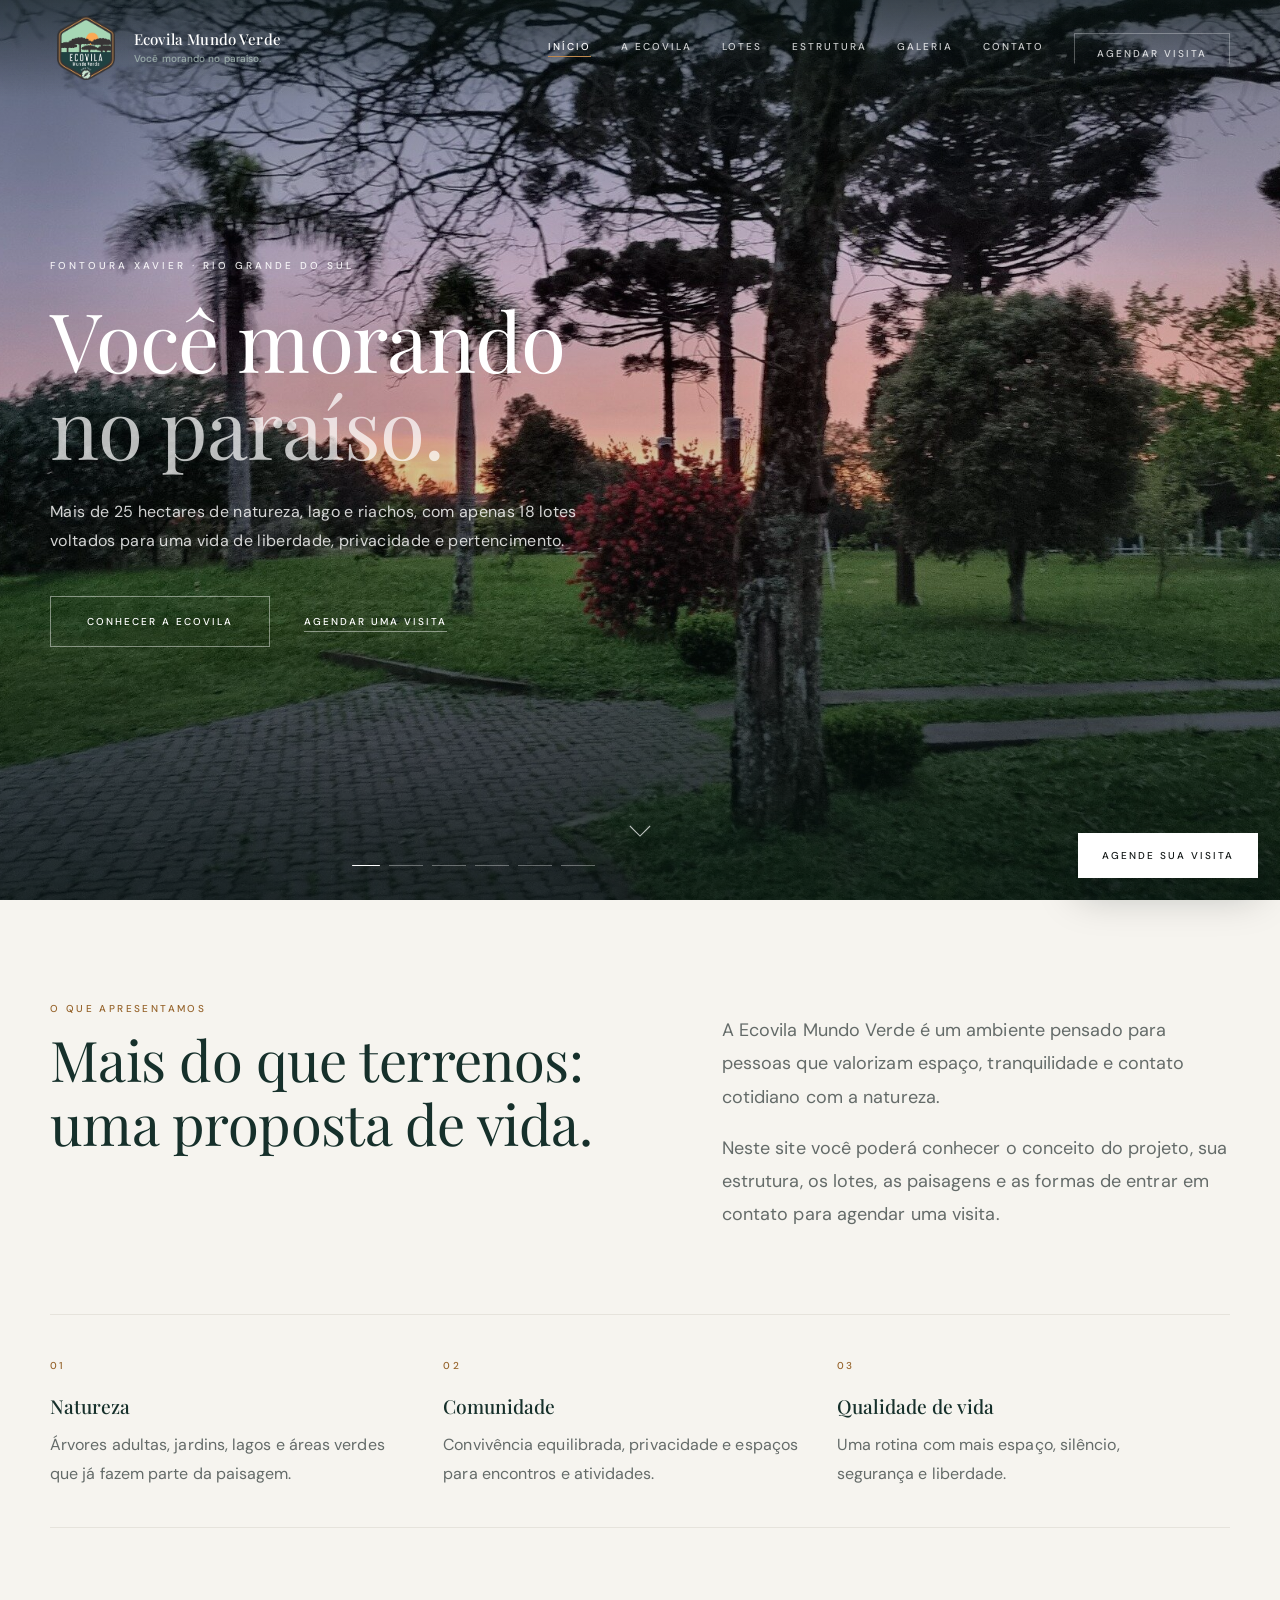
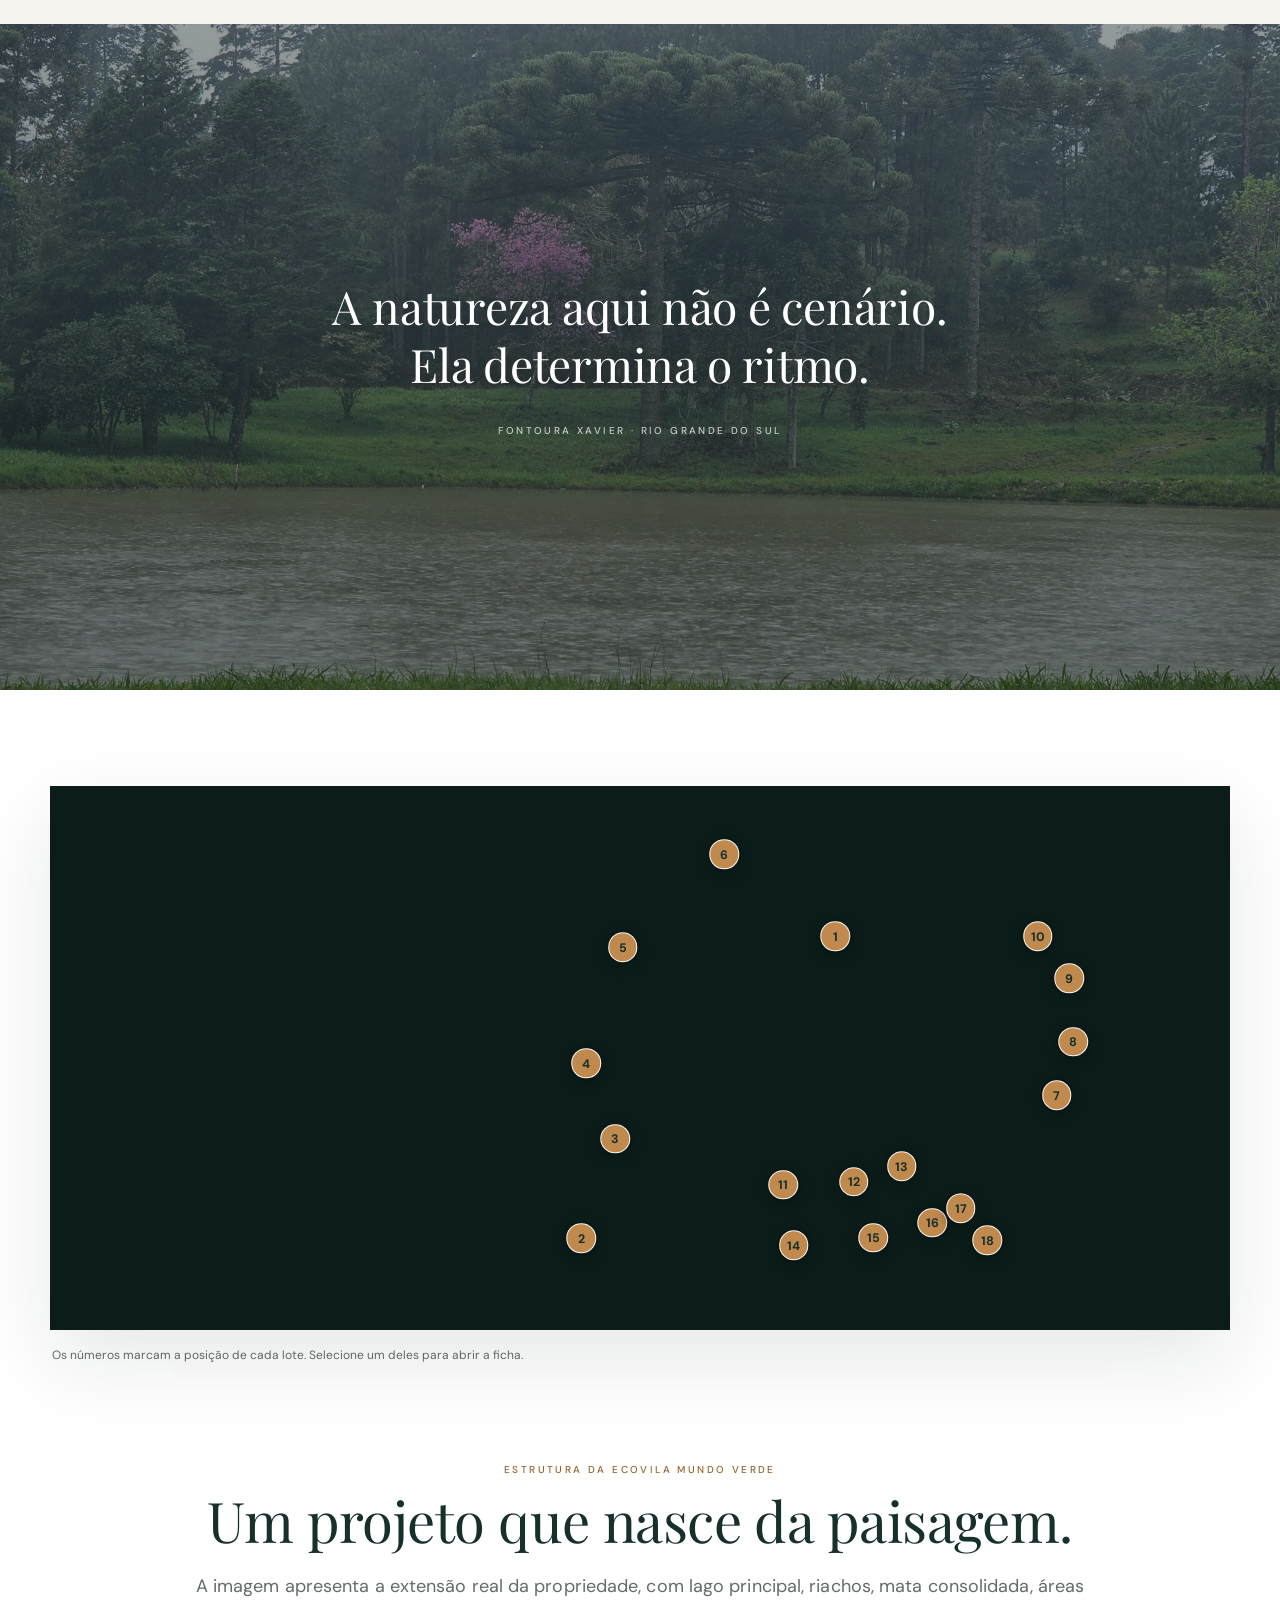
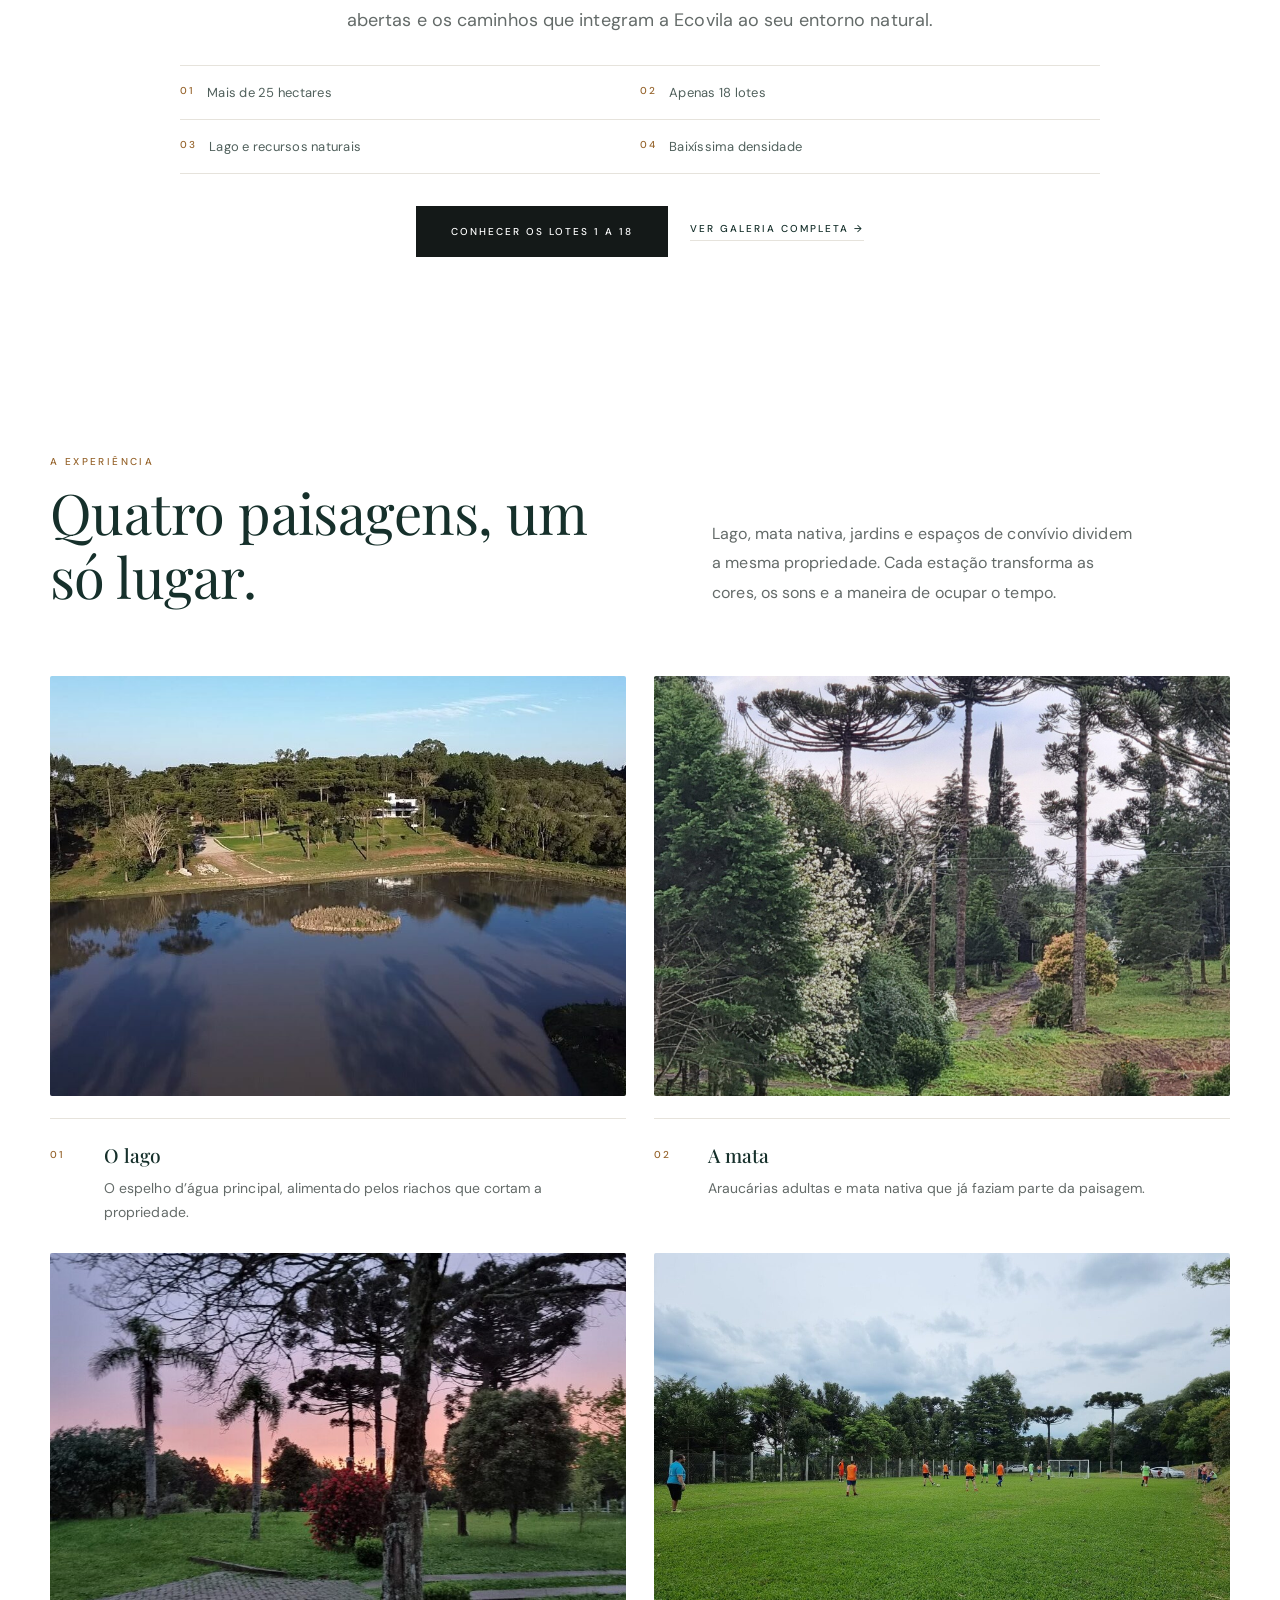
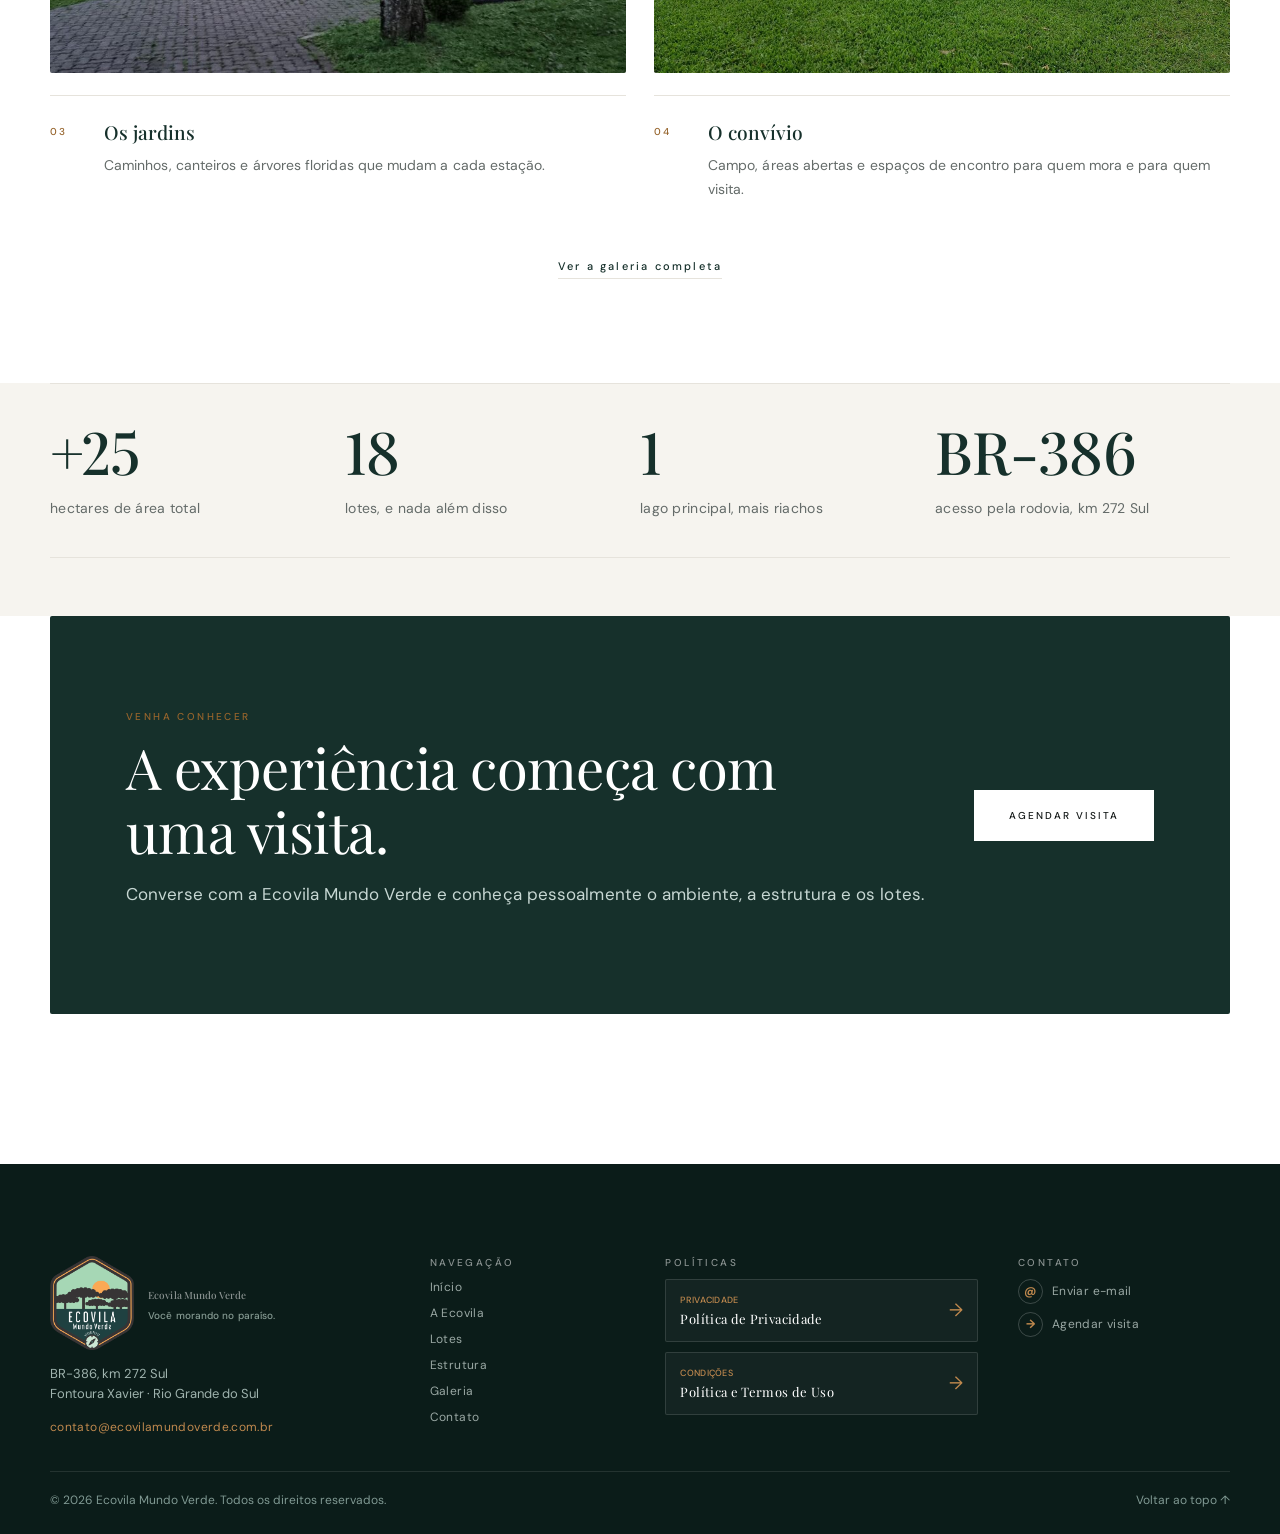
<file: index.html>
<!doctype html><html lang="pt-BR"><head><meta charset="utf-8"><meta name="viewport" content="width=device-width,initial-scale=1"><meta name="theme-color" content="#123a33"><meta name="description" content="Conheça a Ecovila Mundo Verde, em Fontoura Xavier/RS: natureza, moradia de baixa densidade, lazer e convivência."><meta name="robots" content="index,follow,max-image-preview:large"><meta name="author" content="Ecovila Mundo Verde"><title>Ecovila Mundo Verde | Lotes em Fontoura Xavier, RS</title><link rel="canonical" href="https://www.ecovilamundoverde.com.br/"><meta property="og:locale" content="pt_BR"><meta property="og:type" content="website"><meta property="og:site_name" content="Ecovila Mundo Verde"><meta property="og:title" content="Ecovila Mundo Verde | Lotes em Fontoura Xavier, RS"><meta property="og:description" content="Conheça a Ecovila Mundo Verde, em Fontoura Xavier/RS: natureza, moradia de baixa densidade, lazer e convivência."><meta property="og:url" content="https://www.ecovilamundoverde.com.br/"><meta property="og:image" content="https://www.ecovilamundoverde.com.br/assets/base-ecovila-25ha.jpg"><meta property="og:image:alt" content="Vista da Ecovila Mundo Verde em Fontoura Xavier, RS"><meta property="og:image:width" content="1600"><meta property="og:image:height" content="738"><meta property="og:image:type" content="image/jpeg"><meta name="twitter:card" content="summary_large_image"><meta name="twitter:title" content="Ecovila Mundo Verde | Lotes em Fontoura Xavier, RS"><meta name="twitter:description" content="Conheça a Ecovila Mundo Verde, em Fontoura Xavier/RS: natureza, moradia de baixa densidade, lazer e convivência."><meta name="twitter:image" content="https://www.ecovilamundoverde.com.br/assets/base-ecovila-25ha.jpg"><link rel="icon" href="/favicon.ico" sizes="32x32"><link rel="icon" type="image/png" sizes="192x192" href="/assets/icon-192.png"><link rel="apple-touch-icon" href="/apple-touch-icon.png"><link rel="manifest" href="/manifest.webmanifest"><meta name="apple-mobile-web-app-title" content="Mundo Verde"><meta name="mobile-web-app-capable" content="yes"><link rel="preconnect" href="https://fonts.googleapis.com"><link rel="preconnect" href="https://fonts.gstatic.com" crossorigin><link rel="preload" as="image" href="assets/hero-por-do-sol.jpg" fetchpriority="high"><link href="https://fonts.googleapis.com/css2?family=Playfair+Display:wght@400;500;600&family=DM+Sans:wght@300;400;500;600&display=swap" rel="stylesheet"><link rel="stylesheet" href="styles.css?v=20261020b"><script type="application/ld+json">{"@context":"https://schema.org","@graph":[{"@type":"Organization","@id":"https://www.ecovilamundoverde.com.br/#organization","name":"Ecovila Mundo Verde","url":"https://www.ecovilamundoverde.com.br/","email":"contato@ecovilamundoverde.com.br","logo":"https://www.ecovilamundoverde.com.br/assets/logo.png","address":{"@type":"PostalAddress","streetAddress":"BR-386, km 272 Sul","addressLocality":"Fontoura Xavier","addressRegion":"RS","addressCountry":"BR"}},{"@type":"Place","@id":"https://www.ecovilamundoverde.com.br/#place","name":"Ecovila Mundo Verde","description":"Ecovila de baixíssima densidade com mais de 25 hectares, 18 lotes, lago, riachos e Mata Atlântica em Fontoura Xavier, Rio Grande do Sul.","address":{"@type":"PostalAddress","streetAddress":"BR-386, km 272 Sul","addressLocality":"Fontoura Xavier","addressRegion":"RS","addressCountry":"BR"}},{"@type":"WebSite","@id":"https://www.ecovilamundoverde.com.br/#website","url":"https://www.ecovilamundoverde.com.br/","name":"Ecovila Mundo Verde","inLanguage":"pt-BR","publisher":{"@id":"https://www.ecovilamundoverde.com.br/#organization"}}]}</script></head><body class="home-page"><header class="site-header" id="topo">
    <a class="brand" href="index.html" aria-label="Ecovila Mundo Verde - início">
      <img src="assets/logo.png" alt="Logomarca oficial da Ecovila Mundo Verde" width="1113" height="1241"><div class="brand-copy"><strong>Ecovila Mundo Verde</strong><span class="brand-tagline">Você morando no paraíso.</span></div>
    </a>
    <button class="nav-toggle" aria-label="Abrir menu" aria-expanded="false">☰</button>
    <nav class="nav" aria-label="Navegação principal">
      <a href="index.html" aria-current="page">INÍCIO</a><a href="a-ecovila.html">A ECOVILA</a><a href="lotes.html">LOTES</a><a href="estrutura.html">ESTRUTURA</a><a href="galeria.html">GALERIA</a><a href="contato.html">CONTATO</a>
      <a class="nav-cta" href="contato.html">AGENDAR VISITA</a>
    </nav>
  </header><main>
  <section class="hero" id="inicio"><div class="hero-slides" aria-hidden="true"><video class="hero-slide active" autoplay muted loop playsinline preload="auto" poster="assets/hero-por-do-sol.jpg"><source src="assets/hero-por-do-sol.mp4" type="video/mp4"></video><img class="hero-slide" src="assets/hero-neblina-lago.jpg" alt="" width="2048" height="1153"><img class="hero-slide" src="assets/hero-jardim-rosas.jpg" alt="" width="2048" height="1153"><video class="hero-slide" muted loop playsinline preload="none" poster="assets/hero-por-do-sol.jpg"><source src="assets/hero-crepusculo.mp4" type="video/mp4"></video><img class="hero-slide" src="assets/hero-lago-casa.jpg" alt="" width="2047" height="2047"><img class="hero-slide" src="assets/hero-por-do-sol.jpg" alt="" width="2048" height="1153"></div><div class="hero-overlay"></div><div class="container hero-content"><span class="eyebrow">FONTOURA XAVIER · RIO GRANDE DO SUL</span><h1>Você morando<br><em>no paraíso.</em></h1><p>Mais de 25 hectares de natureza, lago e riachos, com apenas 18 lotes voltados para uma vida de liberdade, privacidade e pertencimento.</p><div class="hero-actions"><a class="btn btn-ghost btn-hero" href="a-ecovila.html">Conhecer a Ecovila</a><a class="btn btn-ghost" href="contato.html">Agendar uma visita</a></div></div><a class="scroll-cue" href="#inicio-conteudo" aria-label="Rolar para o conteudo"><svg viewBox="0 0 24 14" width="22" height="13" fill="none" stroke="currentColor" stroke-width="1.2" aria-hidden="true"><path d="M1 1l11 11L23 1"/></svg></a><div class="hero-dots" aria-label="Destaques visuais"><button class="active" aria-label="Cena 1"></button><button aria-label="Cena 2"></button><button aria-label="Cena 3"></button><button aria-label="Cena 4"></button><button aria-label="Cena 5"></button><button aria-label="Cena 6"></button></div></section>
  <section class="section premium-intro" id="inicio-conteudo"><div class="container intro-grid"><div class="intro-title"><span class="section-kicker">O QUE APRESENTAMOS</span><h2>Mais do que terrenos: uma proposta de vida.</h2></div><div class="intro-copy"><p>A Ecovila Mundo Verde é um ambiente pensado para pessoas que valorizam espaço, tranquilidade e contato cotidiano com a natureza.</p><p>Neste site você poderá conhecer o conceito do projeto, sua estrutura, os lotes, as paisagens e as formas de entrar em contato para agendar uma visita.</p></div></div><div class="container pillars"><article><span>01</span><h3>Natureza</h3><p>Árvores adultas, jardins, lagos e áreas verdes que já fazem parte da paisagem.</p></article><article><span>02</span><h3>Comunidade</h3><p>Convivência equilibrada, privacidade e espaços para encontros e atividades.</p></article><article><span>03</span><h3>Qualidade de vida</h3><p>Uma rotina com mais espaço, silêncio, segurança e liberdade.</p></article></div></section>
  <section class="statement" aria-label="A proposta da Ecovila"><img src="assets/galeria-lago-mata.jpg" alt="Lago da Ecovila Mundo Verde sob a neblina da manhã" loading="lazy" decoding="async" width="2048" height="1153"><div class="statement-veil"></div><blockquote class="container"><p>A natureza aqui não é cenário.<br>Ela determina o ritmo.</p><cite>Fontoura Xavier · Rio Grande do Sul</cite></blockquote></section><section class="section aerial-showcase"><div class="container aerial-grid aerial-grid-base"><figure class="lot-aerial"><div class="lot-aerial-scroll"><div class="lot-aerial-frame"><picture><source media="(max-width:640px)" srcset="assets/lotes/mapa-aereo-mobile.jpg" width="738" height="1600"><img src="assets/lotes/mapa-aereo.jpg" alt="Vista aérea da Ecovila Mundo Verde, com o lago, a mata e a localização dos 18 lotes" loading="lazy" decoding="async" width="1600" height="738"></picture><div class="lot-aerial-pins" id="lotMapPins"></div></div></div><figcaption class="lot-aerial-note"><span class="lot-aerial-hint">Arraste para o lado para percorrer o mapa.</span>Os números marcam a posição de cada lote. Selecione um deles para abrir a ficha.</figcaption></figure><div class="aerial-copy"><span class="section-kicker">ESTRUTURA DA ECOVILA MUNDO VERDE</span><h2>Um projeto que nasce da paisagem.</h2><p>A imagem apresenta a extensão real da propriedade, com lago principal, riachos, mata consolidada, áreas abertas e os caminhos que integram a Ecovila ao seu entorno natural.</p><div class="mini-list"><div><b>01</b><span>Mais de 25 hectares</span></div><div><b>02</b><span>Apenas 18 lotes</span></div><div><b>03</b><span>Lago e recursos naturais</span></div><div><b>04</b><span>Baixíssima densidade</span></div></div><div class="home-project-links"><a class="btn btn-primary" href="lotes.html">CONHECER OS LOTES 1 A 18</a><a class="text-link" href="galeria.html">VER GALERIA COMPLETA →</a></div></div></div></section>
  <section class="section experience"><div class="container"><div class="editorial-head"><div><span class="section-kicker">A experiência</span><h2>Quatro paisagens, um só lugar.</h2></div><p>Lago, mata nativa, jardins e espaços de convívio dividem a mesma propriedade. Cada estação transforma as cores, os sons e a maneira de ocupar o tempo.</p></div><div class="experience-grid"><a class="exp-tile" href="galeria.html"><img src="assets/lago-margem.jpg" alt="Lago principal da Ecovila refletindo o céu" loading="lazy" decoding="async" width="1160" height="653"><div class="exp-tile-body"><small>01</small><h3>O lago</h3><p>O espelho d’água principal, alimentado pelos riachos que cortam a propriedade.</p></div></a><a class="exp-tile" href="galeria.html"><img src="assets/mata-araucarias.jpg" alt="Araucárias e vegetação nativa da Ecovila" loading="lazy" decoding="async" width="2048" height="1153"><div class="exp-tile-body"><small>02</small><h3>A mata</h3><p>Araucárias adultas e mata nativa que já faziam parte da paisagem.</p></div></a><a class="exp-tile" href="galeria.html"><img src="assets/ecovila-jardim-por-do-sol.jpg" alt="Jardins da Ecovila ao entardecer" loading="lazy" decoding="async" width="1152" height="649"><div class="exp-tile-body"><small>03</small><h3>Os jardins</h3><p>Caminhos, canteiros e árvores floridas que mudam a cada estação.</p></div></a><a class="exp-tile" href="galeria.html"><img src="assets/galeria-campo-society.jpg" alt="Campo de futebol society da Ecovila" loading="lazy" decoding="async" width="1152" height="864"><div class="exp-tile-body"><small>04</small><h3>O convívio</h3><p>Campo, áreas abertas e espaços de encontro para quem mora e para quem visita.</p></div></a></div><p class="experience-link"><a class="text-link" href="galeria.html">Ver a galeria completa</a></p></div></section><section class="figures"><div class="container figures-row"><div><b>+25</b><span>hectares de área total</span></div><div><b>18</b><span>lotes, e nada além disso</span></div><div><b>1</b><span>lago principal, mais riachos</span></div><div><b>BR-386</b><span>acesso pela rodovia, km 272 Sul</span></div></div></section><section class="section home-cta"><div class="container cta-panel"><div><span class="section-kicker">VENHA CONHECER</span><h2>A experiência começa com uma visita.</h2><p>Converse com a Ecovila Mundo Verde e conheça pessoalmente o ambiente, a estrutura e os lotes.</p></div><a class="btn btn-primary" href="contato.html">AGENDAR VISITA</a></div></section></main><a class="wa-float" data-wa hidden href="#" target="_blank" rel="noopener" aria-label="Conversar pelo WhatsApp"><svg viewBox="0 0 24 24" fill="currentColor" aria-hidden="true" focusable="false"><path d="M17.472 14.382c-.297-.149-1.758-.867-2.03-.967-.273-.099-.471-.148-.67.15-.197.297-.767.966-.94 1.164-.173.199-.347.223-.644.075-.297-.15-1.255-.463-2.39-1.475-.883-.788-1.48-1.761-1.653-2.059-.173-.297-.018-.458.13-.606.134-.133.298-.347.446-.52.149-.174.198-.298.298-.497.099-.198.05-.371-.025-.52-.075-.149-.669-1.612-.916-2.207-.242-.579-.487-.5-.669-.51a12.8 12.8 0 0 0-.57-.01c-.198 0-.52.074-.792.372-.272.297-1.04 1.016-1.04 2.479 0 1.462 1.065 2.875 1.213 3.074.149.198 2.096 3.2 5.077 4.487.709.306 1.262.489 1.694.625.712.227 1.36.195 1.872.118.571-.085 1.758-.719 2.006-1.413.248-.694.248-1.289.173-1.413-.074-.124-.272-.198-.57-.347m-5.421 7.403h-.004a9.87 9.87 0 0 1-5.031-1.378l-.361-.214-3.741.982.998-3.648-.235-.374a9.86 9.86 0 0 1-1.51-5.26c.001-5.45 4.436-9.884 9.888-9.884a9.82 9.82 0 0 1 6.988 2.896 9.825 9.825 0 0 1 2.893 6.994c-.003 5.45-4.437 9.884-9.885 9.884m8.413-18.297A11.815 11.815 0 0 0 12.05 0C5.495 0 .16 5.335.157 11.892c0 2.096.547 4.142 1.588 5.945L.057 24l6.305-1.654a11.882 11.882 0 0 0 5.683 1.448h.005c6.554 0 11.89-5.335 11.893-11.893A11.821 11.821 0 0 0 20.465 3.488"/></svg></a><a class="visit-float" href="contato.html" aria-label="Agende sua visita à Ecovila Mundo Verde">AGENDE SUA VISITA</a><footer>
    <div class="container footer-main footer-expanded">
      <div class="footer-brand-block"><div class="footer-brand"><img src="assets/logo.png" alt="Logomarca oficial da Ecovila Mundo Verde" loading="lazy" decoding="async" width="1113" height="1241"><div><strong>Ecovila Mundo Verde</strong><span class="brand-tagline footer-tagline">Você morando no paraíso.</span></div></div><address>BR-386, km 272 Sul<br>Fontoura Xavier · Rio Grande do Sul</address><a class="footer-email" href="mailto:contato@ecovilamundoverde.com.br">contato@ecovilamundoverde.com.br</a></div>
      <div><strong>NAVEGAÇÃO</strong><a href="index.html">Início</a><a href="a-ecovila.html">A Ecovila</a><a href="lotes.html">Lotes</a><a href="estrutura.html">Estrutura</a><a href="galeria.html">Galeria</a><a href="contato.html">Contato</a></div>
      <div><strong>POLÍTICAS</strong><div class="policy-links"><a href="politica-de-privacidade.html"><span>PRIVACIDADE</span><b>Política de Privacidade</b><i>→</i></a><a href="termos-de-uso.html"><span>CONDIÇÕES</span><b>Política e Termos de Uso</b><i>→</i></a></div></div>
      <div><strong>CONTATO</strong><div class="social-list"><a class="social-link" href="mailto:contato@ecovilamundoverde.com.br"><b>@</b>Enviar e-mail</a><a class="social-link" data-wa hidden href="#" rel="noopener"><b>✆</b>WhatsApp</a><a class="social-link" href="contato.html"><b>→</b>Agendar visita</a></div></div>
    </div>
    <div class="container footer-bottom"><span>© 2026 Ecovila Mundo Verde. Todos os direitos reservados.</span><a href="#topo">Voltar ao topo ↑</a></div>
  </footer><script src="script.js?v=20261019" defer></script></body></html>
</file>
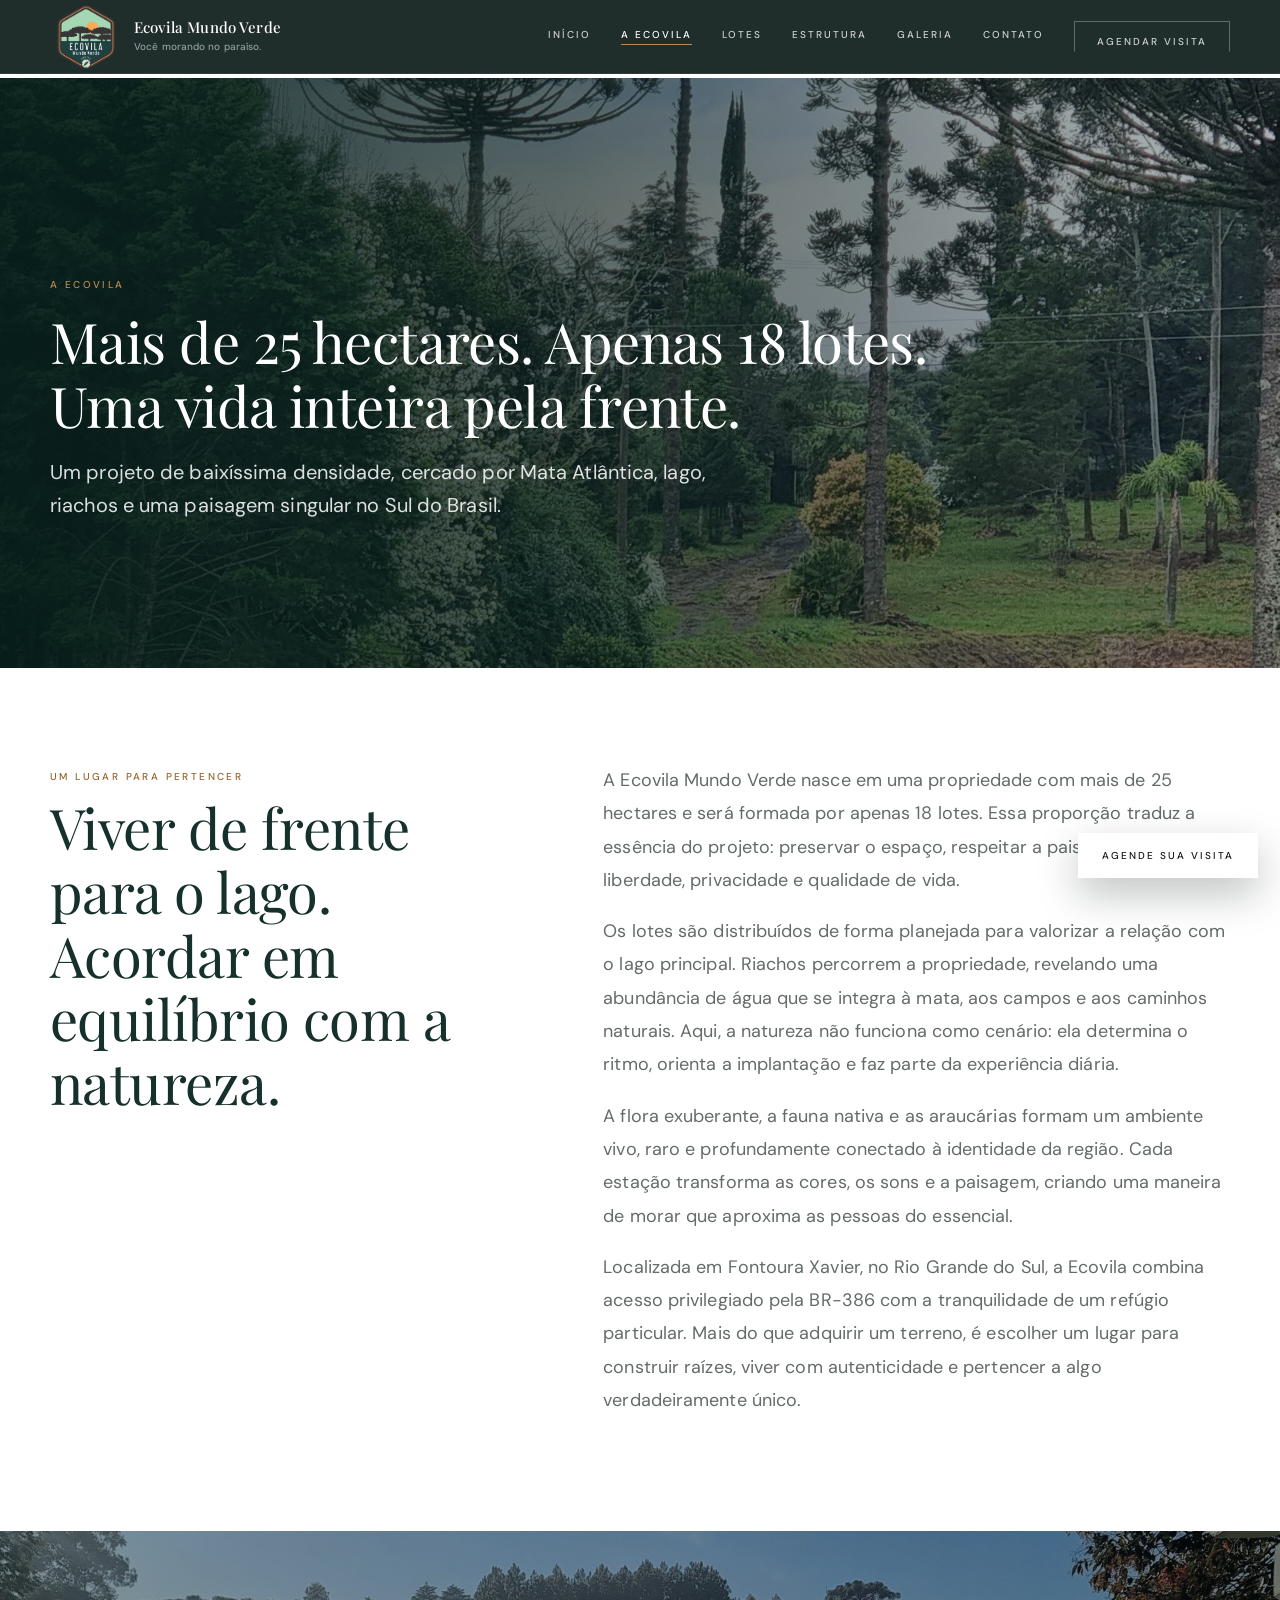
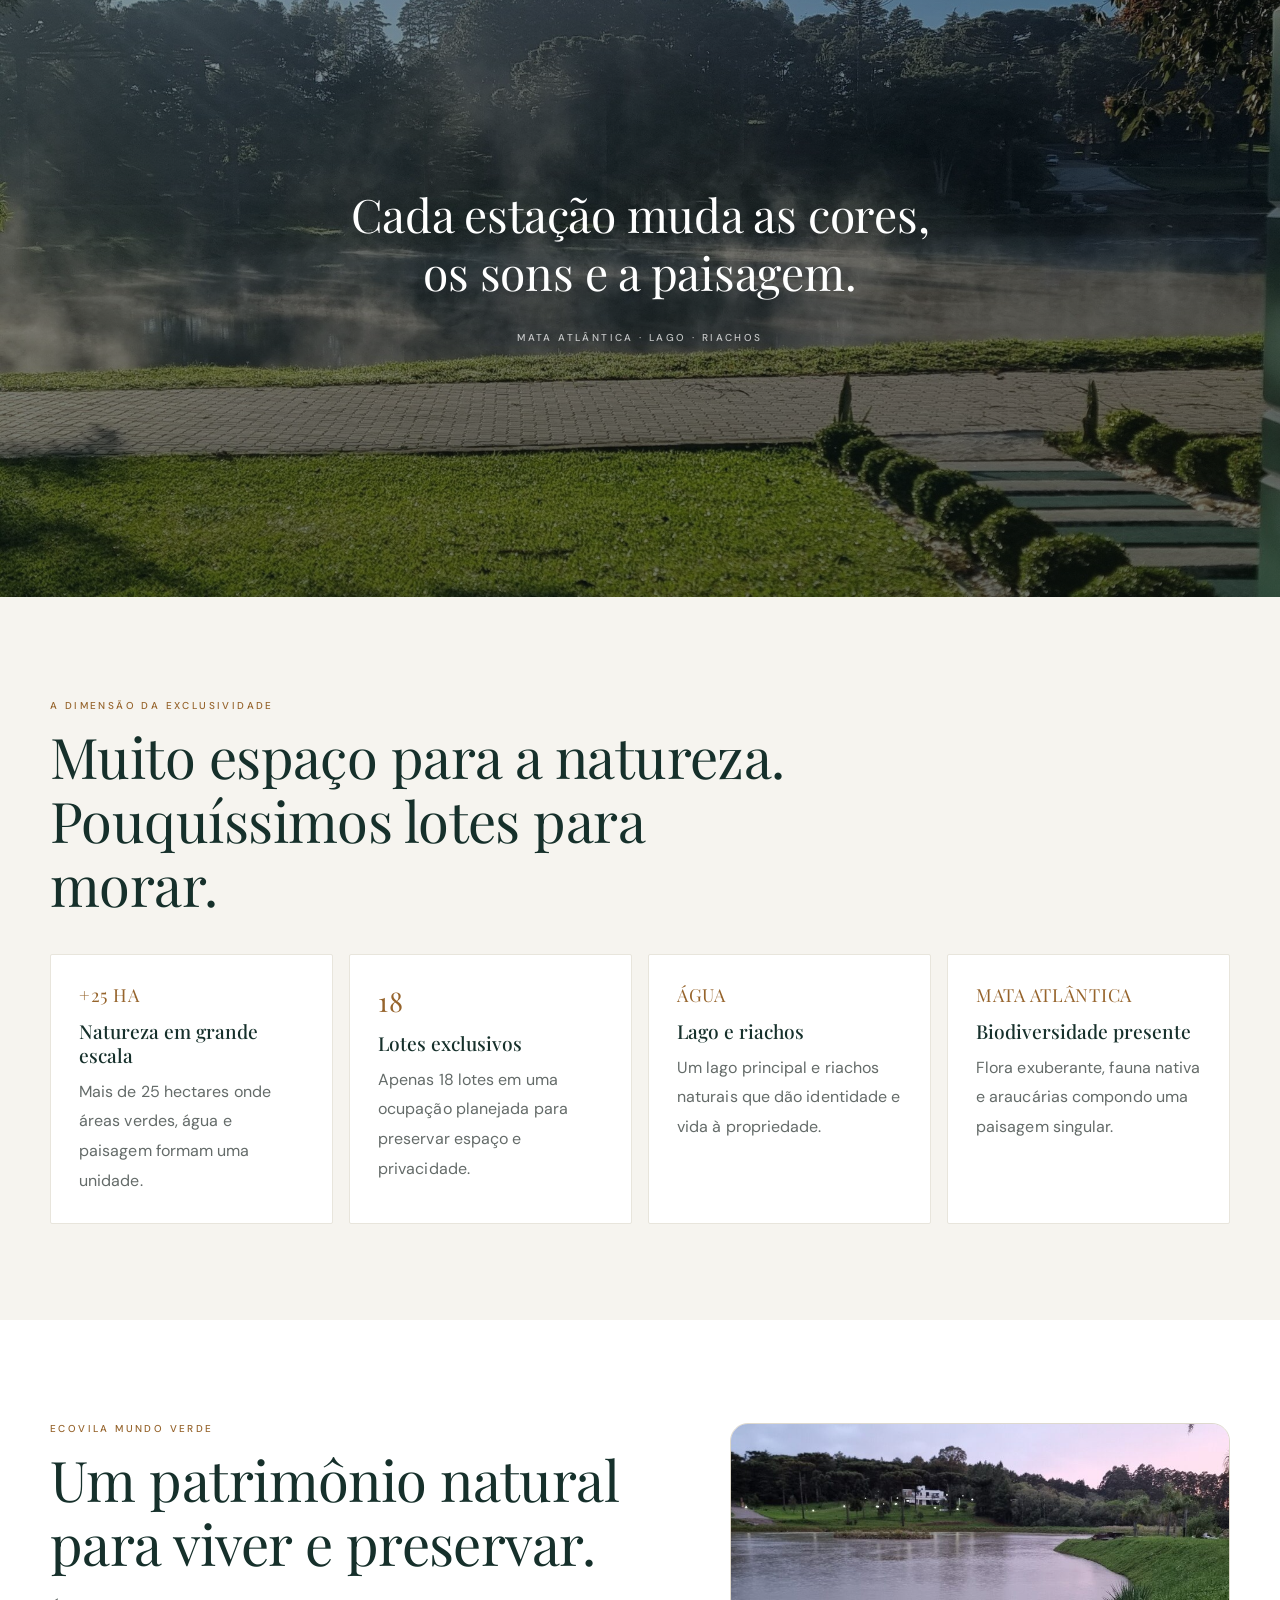
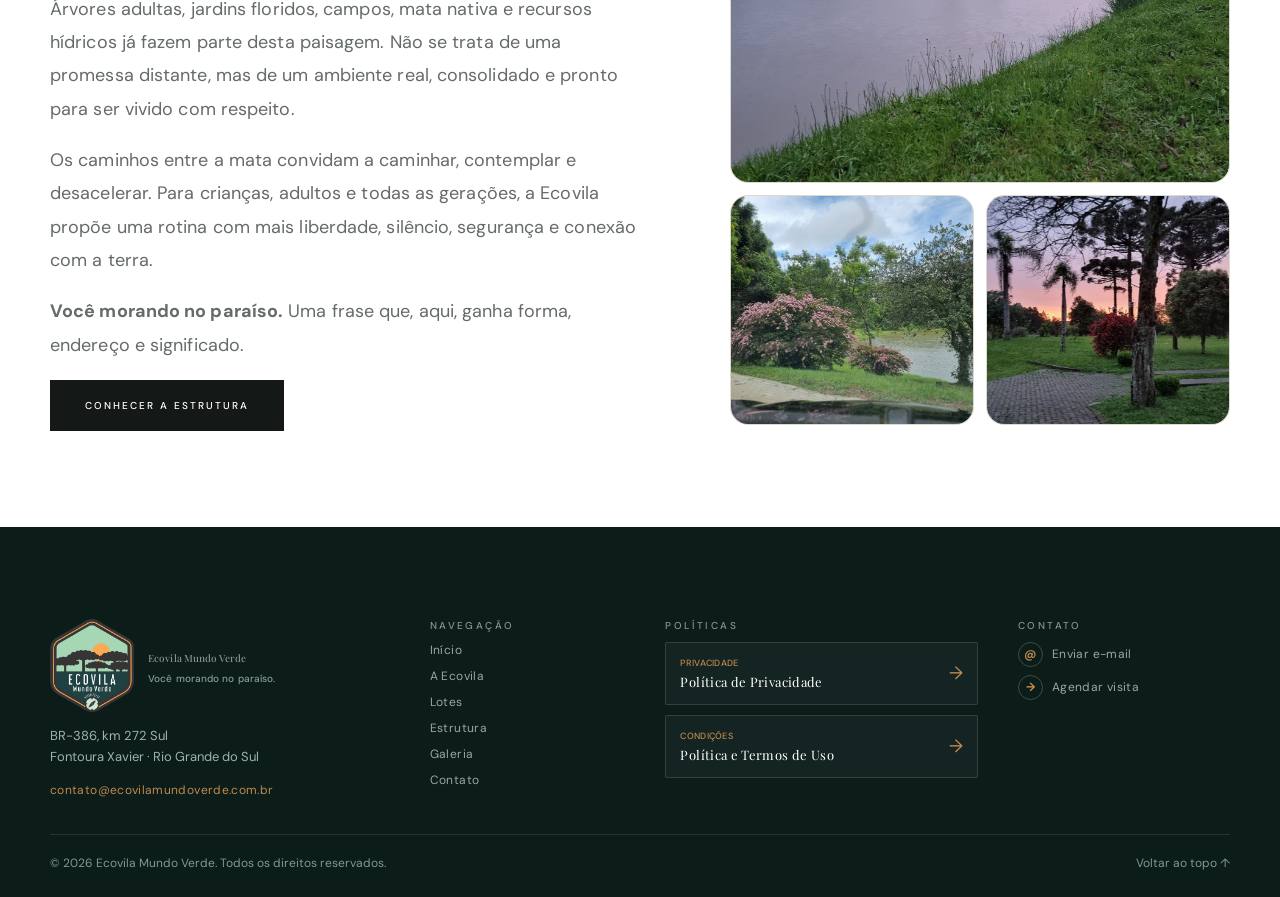
<file: a-ecovila.html>
<!doctype html><html lang="pt-BR"><head><meta charset="utf-8"><meta name="viewport" content="width=device-width,initial-scale=1"><meta name="theme-color" content="#123a33"><meta name="description" content="Mais de 25 hectares de natureza, apenas 18 lotes, lago principal e riachos: conheça a Ecovila Mundo Verde."><meta name="robots" content="index,follow,max-image-preview:large"><meta name="author" content="Ecovila Mundo Verde"><title>A Ecovila | Ecovila Mundo Verde</title><link rel="canonical" href="https://www.ecovilamundoverde.com.br/a-ecovila.html"><meta property="og:locale" content="pt_BR"><meta property="og:type" content="website"><meta property="og:site_name" content="Ecovila Mundo Verde"><meta property="og:title" content="A Ecovila | Ecovila Mundo Verde"><meta property="og:description" content="Mais de 25 hectares de natureza, apenas 18 lotes, lago principal e riachos: conheça a Ecovila Mundo Verde."><meta property="og:url" content="https://www.ecovilamundoverde.com.br/a-ecovila.html"><meta property="og:image" content="https://www.ecovilamundoverde.com.br/assets/base-ecovila-25ha.jpg"><meta property="og:image:alt" content="Vista da Ecovila Mundo Verde em Fontoura Xavier, RS"><meta property="og:image:width" content="1600"><meta property="og:image:height" content="738"><meta property="og:image:type" content="image/jpeg"><meta name="twitter:card" content="summary_large_image"><meta name="twitter:title" content="A Ecovila | Ecovila Mundo Verde"><meta name="twitter:description" content="Mais de 25 hectares de natureza, apenas 18 lotes, lago principal e riachos: conheça a Ecovila Mundo Verde."><meta name="twitter:image" content="https://www.ecovilamundoverde.com.br/assets/base-ecovila-25ha.jpg"><link rel="icon" href="/favicon.ico" sizes="32x32"><link rel="icon" type="image/png" sizes="192x192" href="/assets/icon-192.png"><link rel="apple-touch-icon" href="/apple-touch-icon.png"><link rel="manifest" href="/manifest.webmanifest"><meta name="apple-mobile-web-app-title" content="Mundo Verde"><meta name="mobile-web-app-capable" content="yes"><link rel="preconnect" href="https://fonts.googleapis.com"><link rel="preconnect" href="https://fonts.gstatic.com" crossorigin><link href="https://fonts.googleapis.com/css2?family=Playfair+Display:wght@400;500;600&family=DM+Sans:wght@300;400;500;600&display=swap" rel="stylesheet"><link rel="stylesheet" href="styles.css?v=20261020b"><script type="application/ld+json">{"@context":"https://schema.org","@graph":[{"@type":"Organization","@id":"https://www.ecovilamundoverde.com.br/#organization","name":"Ecovila Mundo Verde","url":"https://www.ecovilamundoverde.com.br/","email":"contato@ecovilamundoverde.com.br","logo":"https://www.ecovilamundoverde.com.br/assets/logo.png","address":{"@type":"PostalAddress","streetAddress":"BR-386, km 272 Sul","addressLocality":"Fontoura Xavier","addressRegion":"RS","addressCountry":"BR"}},{"@type":"Place","@id":"https://www.ecovilamundoverde.com.br/#place","name":"Ecovila Mundo Verde","description":"Ecovila de baixíssima densidade com mais de 25 hectares, 18 lotes, lago, riachos e Mata Atlântica em Fontoura Xavier, Rio Grande do Sul.","address":{"@type":"PostalAddress","streetAddress":"BR-386, km 272 Sul","addressLocality":"Fontoura Xavier","addressRegion":"RS","addressCountry":"BR"}},{"@type":"WebSite","@id":"https://www.ecovilamundoverde.com.br/#website","url":"https://www.ecovilamundoverde.com.br/","name":"Ecovila Mundo Verde","inLanguage":"pt-BR","publisher":{"@id":"https://www.ecovilamundoverde.com.br/#organization"}}]}</script></head><body class="inner-page"><header class="site-header scrolled" id="topo">
    <a class="brand" href="index.html" aria-label="Ecovila Mundo Verde - início">
      <img src="assets/logo.png" alt="Logomarca oficial da Ecovila Mundo Verde" width="1113" height="1241"><div class="brand-copy"><strong>Ecovila Mundo Verde</strong><span class="brand-tagline">Você morando no paraíso.</span></div>
    </a>
    <button class="nav-toggle" aria-label="Abrir menu" aria-expanded="false">☰</button>
    <nav class="nav" aria-label="Navegação principal">
      <a href="index.html">INÍCIO</a><a href="a-ecovila.html" aria-current="page">A ECOVILA</a><a href="lotes.html">LOTES</a><a href="estrutura.html">ESTRUTURA</a><a href="galeria.html">GALERIA</a><a href="contato.html">CONTATO</a>
      <a class="nav-cta" href="contato.html">AGENDAR VISITA</a>
    </nav>
  </header><main>
  <section class="page-hero" style="--page-image:url('assets/mata-araucarias.jpg')"><div class="container"><span class="eyebrow">A ECOVILA</span><h1>Mais de 25 hectares. Apenas 18 lotes. Uma vida inteira pela frente.</h1><p>Um projeto de baixíssima densidade, cercado por Mata Atlântica, lago, riachos e uma paisagem singular no Sul do Brasil.</p></div></section>
  <section class="section"><div class="container editorial-grid"><div><span class="section-kicker">UM LUGAR PARA PERTENCER</span><h2>Viver de frente para o lago. Acordar em equilíbrio com a natureza.</h2></div><div class="rich-copy"><p>A Ecovila Mundo Verde nasce em uma propriedade com mais de 25 hectares e será formada por apenas 18 lotes. Essa proporção traduz a essência do projeto: preservar o espaço, respeitar a paisagem e oferecer liberdade, privacidade e qualidade de vida.</p><p>Os lotes são distribuídos de forma planejada para valorizar a relação com o lago principal. Riachos percorrem a propriedade, revelando uma abundância de água que se integra à mata, aos campos e aos caminhos naturais. Aqui, a natureza não funciona como cenário: ela determina o ritmo, orienta a implantação e faz parte da experiência diária.</p><p>A flora exuberante, a fauna nativa e as araucárias formam um ambiente vivo, raro e profundamente conectado à identidade da região. Cada estação transforma as cores, os sons e a paisagem, criando uma maneira de morar que aproxima as pessoas do essencial.</p><p>Localizada em Fontoura Xavier, no Rio Grande do Sul, a Ecovila combina acesso privilegiado pela BR-386 com a tranquilidade de um refúgio particular. Mais do que adquirir um terreno, é escolher um lugar para construir raízes, viver com autenticidade e pertencer a algo verdadeiramente único.</p></div></div></section>
  <section class="statement" aria-label="A paisagem da Ecovila"><img src="assets/lago-neblina-manha.jpg" alt="Neblina sobre o lago da Ecovila Mundo Verde pela manhã" loading="lazy" decoding="async"><div class="statement-veil"></div><blockquote class="container"><p>Cada estação muda as cores,<br>os sons e a paisagem.</p><cite>Mata Atlântica · lago · riachos</cite></blockquote></section><section class="section values-section"><div class="container"><div class="section-head"><div><span class="section-kicker">A DIMENSÃO DA EXCLUSIVIDADE</span><h2>Muito espaço para a natureza. Pouquíssimos lotes para morar.</h2></div></div><div class="value-grid impact-grid"><article><b>+25 HA</b><h3>Natureza em grande escala</h3><p>Mais de 25 hectares onde áreas verdes, água e paisagem formam uma unidade.</p></article><article><b>18</b><h3>Lotes exclusivos</h3><p>Apenas 18 lotes em uma ocupação planejada para preservar espaço e privacidade.</p></article><article><b>ÁGUA</b><h3>Lago e riachos</h3><p>Um lago principal e riachos naturais que dão identidade e vida à propriedade.</p></article><article><b>MATA ATLÂNTICA</b><h3>Biodiversidade presente</h3><p>Flora exuberante, fauna nativa e araucárias compondo uma paisagem singular.</p></article></div></div></section>
  <section class="section image-story"><div class="container aerial-grid"><div class="aerial-copy"><span class="section-kicker">ECOVILA MUNDO VERDE</span><h2>Um patrimônio natural para viver e preservar.</h2><p>Árvores adultas, jardins floridos, campos, mata nativa e recursos hídricos já fazem parte desta paisagem. Não se trata de uma promessa distante, mas de um ambiente real, consolidado e pronto para ser vivido com respeito.</p><p>Os caminhos entre a mata convidam a caminhar, contemplar e desacelerar. Para crianças, adultos e todas as gerações, a Ecovila propõe uma rotina com mais liberdade, silêncio, segurança e conexão com a terra.</p><p><strong>Você morando no paraíso.</strong> Uma frase que, aqui, ganha forma, endereço e significado.</p><a class="btn btn-primary" href="estrutura.html">CONHECER A ESTRUTURA</a></div><div class="ecovila-photo-set" aria-label="Paisagens da Ecovila Mundo Verde"><figure class="ecovila-photo-main"><img src="assets/ecovila-lago-entardecer.jpg" alt="Lago principal da Ecovila Mundo Verde em destaque" loading="lazy" decoding="async" width="1100" height="619"></figure><figure><img src="assets/ecovila-lago-flores.jpg" alt="Lago, vegetação e flores na Ecovila Mundo Verde" loading="lazy" decoding="async" width="1100" height="619"></figure><figure><img src="assets/ecovila-jardim-por-do-sol.jpg" alt="Jardim, araucárias e pôr do sol na Ecovila Mundo Verde" loading="lazy" decoding="async" width="1152" height="649"></figure></div></div></section></main><a class="wa-float" data-wa hidden href="#" target="_blank" rel="noopener" aria-label="Conversar pelo WhatsApp"><svg viewBox="0 0 24 24" fill="currentColor" aria-hidden="true" focusable="false"><path d="M17.472 14.382c-.297-.149-1.758-.867-2.03-.967-.273-.099-.471-.148-.67.15-.197.297-.767.966-.94 1.164-.173.199-.347.223-.644.075-.297-.15-1.255-.463-2.39-1.475-.883-.788-1.48-1.761-1.653-2.059-.173-.297-.018-.458.13-.606.134-.133.298-.347.446-.52.149-.174.198-.298.298-.497.099-.198.05-.371-.025-.52-.075-.149-.669-1.612-.916-2.207-.242-.579-.487-.5-.669-.51a12.8 12.8 0 0 0-.57-.01c-.198 0-.52.074-.792.372-.272.297-1.04 1.016-1.04 2.479 0 1.462 1.065 2.875 1.213 3.074.149.198 2.096 3.2 5.077 4.487.709.306 1.262.489 1.694.625.712.227 1.36.195 1.872.118.571-.085 1.758-.719 2.006-1.413.248-.694.248-1.289.173-1.413-.074-.124-.272-.198-.57-.347m-5.421 7.403h-.004a9.87 9.87 0 0 1-5.031-1.378l-.361-.214-3.741.982.998-3.648-.235-.374a9.86 9.86 0 0 1-1.51-5.26c.001-5.45 4.436-9.884 9.888-9.884a9.82 9.82 0 0 1 6.988 2.896 9.825 9.825 0 0 1 2.893 6.994c-.003 5.45-4.437 9.884-9.885 9.884m8.413-18.297A11.815 11.815 0 0 0 12.05 0C5.495 0 .16 5.335.157 11.892c0 2.096.547 4.142 1.588 5.945L.057 24l6.305-1.654a11.882 11.882 0 0 0 5.683 1.448h.005c6.554 0 11.89-5.335 11.893-11.893A11.821 11.821 0 0 0 20.465 3.488"/></svg></a><a class="visit-float" href="contato.html" aria-label="Agende sua visita à Ecovila Mundo Verde">AGENDE SUA VISITA</a><footer>
    <div class="container footer-main footer-expanded">
      <div class="footer-brand-block"><div class="footer-brand"><img src="assets/logo.png" alt="Logomarca oficial da Ecovila Mundo Verde" loading="lazy" decoding="async" width="1113" height="1241"><div><strong>Ecovila Mundo Verde</strong><span class="brand-tagline footer-tagline">Você morando no paraíso.</span></div></div><address>BR-386, km 272 Sul<br>Fontoura Xavier · Rio Grande do Sul</address><a class="footer-email" href="mailto:contato@ecovilamundoverde.com.br">contato@ecovilamundoverde.com.br</a></div>
      <div><strong>NAVEGAÇÃO</strong><a href="index.html">Início</a><a href="a-ecovila.html">A Ecovila</a><a href="lotes.html">Lotes</a><a href="estrutura.html">Estrutura</a><a href="galeria.html">Galeria</a><a href="contato.html">Contato</a></div>
      <div><strong>POLÍTICAS</strong><div class="policy-links"><a href="politica-de-privacidade.html"><span>PRIVACIDADE</span><b>Política de Privacidade</b><i>→</i></a><a href="termos-de-uso.html"><span>CONDIÇÕES</span><b>Política e Termos de Uso</b><i>→</i></a></div></div>
      <div><strong>CONTATO</strong><div class="social-list"><a class="social-link" href="mailto:contato@ecovilamundoverde.com.br"><b>@</b>Enviar e-mail</a><a class="social-link" data-wa hidden href="#" rel="noopener"><b>✆</b>WhatsApp</a><a class="social-link" href="contato.html"><b>→</b>Agendar visita</a></div></div>
    </div>
    <div class="container footer-bottom"><span>© 2026 Ecovila Mundo Verde. Todos os direitos reservados.</span><a href="#topo">Voltar ao topo ↑</a></div>
  </footer><script src="script.js?v=20261019" defer></script></body></html>
</file>
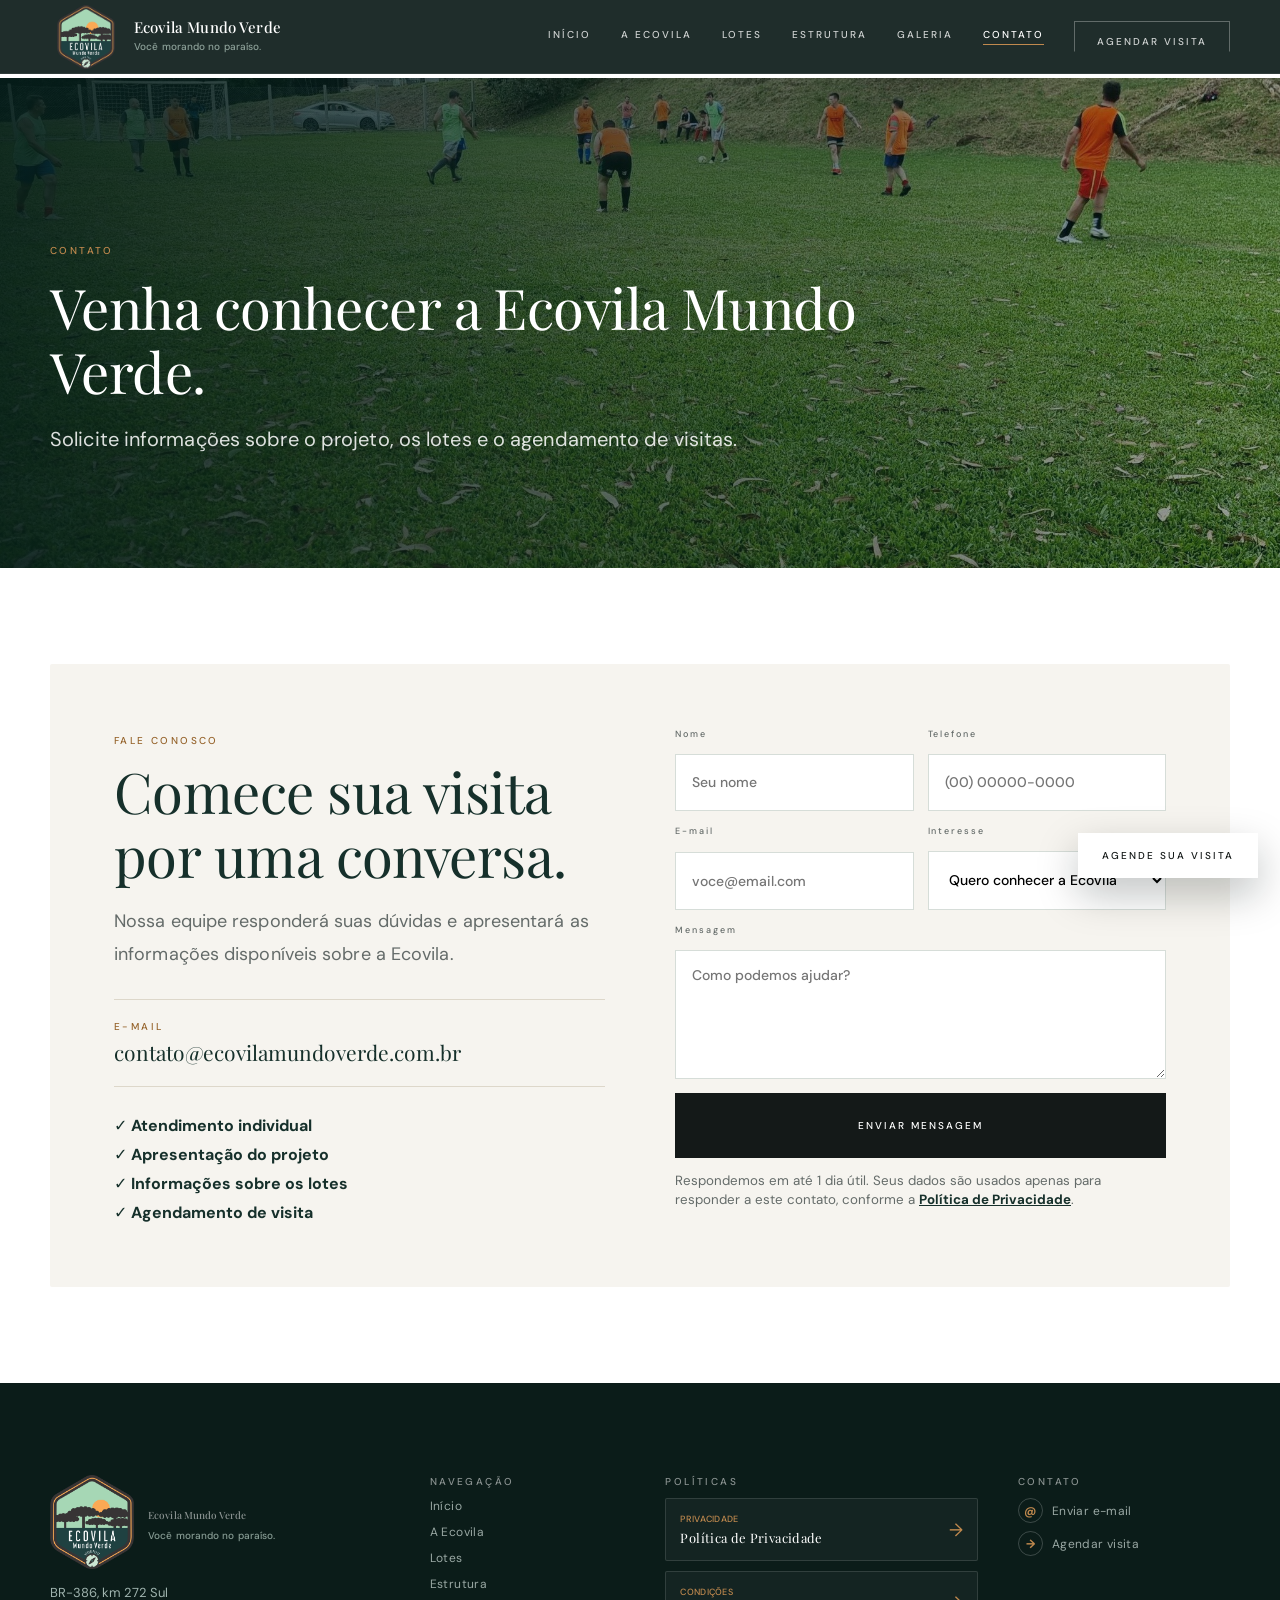
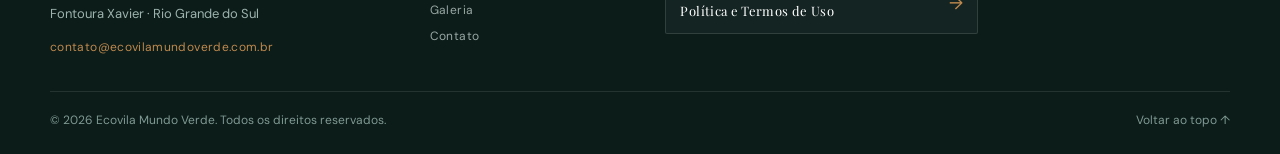
<file: contato.html>
<!doctype html><html lang="pt-BR"><head><meta charset="utf-8"><meta name="viewport" content="width=device-width,initial-scale=1"><meta name="theme-color" content="#123a33"><meta name="description" content="Entre em contato com a Ecovila Mundo Verde e agende uma visita."><meta name="robots" content="index,follow,max-image-preview:large"><meta name="author" content="Ecovila Mundo Verde"><title>Contato | Ecovila Mundo Verde</title><link rel="canonical" href="https://www.ecovilamundoverde.com.br/contato.html"><meta property="og:locale" content="pt_BR"><meta property="og:type" content="website"><meta property="og:site_name" content="Ecovila Mundo Verde"><meta property="og:title" content="Contato | Ecovila Mundo Verde"><meta property="og:description" content="Entre em contato com a Ecovila Mundo Verde e agende uma visita."><meta property="og:url" content="https://www.ecovilamundoverde.com.br/contato.html"><meta property="og:image" content="https://www.ecovilamundoverde.com.br/assets/base-ecovila-25ha.jpg"><meta property="og:image:alt" content="Vista da Ecovila Mundo Verde em Fontoura Xavier, RS"><meta property="og:image:width" content="1600"><meta property="og:image:height" content="738"><meta property="og:image:type" content="image/jpeg"><meta name="twitter:card" content="summary_large_image"><meta name="twitter:title" content="Contato | Ecovila Mundo Verde"><meta name="twitter:description" content="Entre em contato com a Ecovila Mundo Verde e agende uma visita."><meta name="twitter:image" content="https://www.ecovilamundoverde.com.br/assets/base-ecovila-25ha.jpg"><link rel="icon" href="/favicon.ico" sizes="32x32"><link rel="icon" type="image/png" sizes="192x192" href="/assets/icon-192.png"><link rel="apple-touch-icon" href="/apple-touch-icon.png"><link rel="manifest" href="/manifest.webmanifest"><meta name="apple-mobile-web-app-title" content="Mundo Verde"><meta name="mobile-web-app-capable" content="yes"><link rel="preconnect" href="https://fonts.googleapis.com"><link rel="preconnect" href="https://fonts.gstatic.com" crossorigin><link href="https://fonts.googleapis.com/css2?family=Playfair+Display:wght@400;500;600&family=DM+Sans:wght@300;400;500;600&display=swap" rel="stylesheet"><link rel="stylesheet" href="styles.css?v=20261020b"><script type="application/ld+json">{"@context":"https://schema.org","@graph":[{"@type":"Organization","@id":"https://www.ecovilamundoverde.com.br/#organization","name":"Ecovila Mundo Verde","url":"https://www.ecovilamundoverde.com.br/","email":"contato@ecovilamundoverde.com.br","logo":"https://www.ecovilamundoverde.com.br/assets/logo.png","address":{"@type":"PostalAddress","streetAddress":"BR-386, km 272 Sul","addressLocality":"Fontoura Xavier","addressRegion":"RS","addressCountry":"BR"}},{"@type":"Place","@id":"https://www.ecovilamundoverde.com.br/#place","name":"Ecovila Mundo Verde","description":"Ecovila de baixíssima densidade com mais de 25 hectares, 18 lotes, lago, riachos e Mata Atlântica em Fontoura Xavier, Rio Grande do Sul.","address":{"@type":"PostalAddress","streetAddress":"BR-386, km 272 Sul","addressLocality":"Fontoura Xavier","addressRegion":"RS","addressCountry":"BR"}},{"@type":"WebSite","@id":"https://www.ecovilamundoverde.com.br/#website","url":"https://www.ecovilamundoverde.com.br/","name":"Ecovila Mundo Verde","inLanguage":"pt-BR","publisher":{"@id":"https://www.ecovilamundoverde.com.br/#organization"}}]}</script></head><body class="inner-page"><header class="site-header scrolled" id="topo">
    <a class="brand" href="index.html" aria-label="Ecovila Mundo Verde - início">
      <img src="assets/logo.png" alt="Logomarca oficial da Ecovila Mundo Verde" width="1113" height="1241"><div class="brand-copy"><strong>Ecovila Mundo Verde</strong><span class="brand-tagline">Você morando no paraíso.</span></div>
    </a>
    <button class="nav-toggle" aria-label="Abrir menu" aria-expanded="false">☰</button>
    <nav class="nav" aria-label="Navegação principal">
      <a href="index.html">INÍCIO</a><a href="a-ecovila.html">A ECOVILA</a><a href="lotes.html">LOTES</a><a href="estrutura.html">ESTRUTURA</a><a href="galeria.html">GALERIA</a><a href="contato.html" aria-current="page">CONTATO</a>
      <a class="nav-cta" href="contato.html">AGENDAR VISITA</a>
    </nav>
  </header><main>
  <section class="page-hero compact" style="--page-image:url('assets/convivencia.jpg')"><div class="container"><span class="eyebrow">CONTATO</span><h1>Venha conhecer a Ecovila Mundo Verde.</h1><p>Solicite informações sobre o projeto, os lotes e o agendamento de visitas.</p></div></section>
  <section class="section visit"><div class="container visit-card"><div class="visit-copy"><span class="section-kicker">FALE CONOSCO</span><h2>Comece sua visita por uma conversa.</h2><p>Nossa equipe responderá suas dúvidas e apresentará as informações disponíveis sobre a Ecovila.</p><div class="contact-direct"><span>E-MAIL</span><a href="mailto:contato@ecovilamundoverde.com.br">contato@ecovilamundoverde.com.br</a></div><div class="contact-direct" data-wa-box hidden><span>WHATSAPP</span><a data-wa data-wa-text href="#" target="_blank" rel="noopener"></a></div><div class="visit-points"><span>✓ Atendimento individual</span><span>✓ Apresentação do projeto</span><span>✓ Informações sobre os lotes</span><span>✓ Agendamento de visita</span></div></div><form class="lead-form" id="contactForm" action="https://api.web3forms.com/submit" method="POST"><input type="hidden" name="access_key" id="w3fKey" value=""><input type="hidden" name="subject" value="Novo contato pelo site — Ecovila Mundo Verde"><input type="hidden" name="from_name" value="Site Ecovila Mundo Verde"><input type="checkbox" name="botcheck" class="hp-field" tabindex="-1" autocomplete="off" aria-hidden="true"><label>Nome<input name="nome" type="text" required placeholder="Seu nome" autocomplete="name"></label><label>Telefone<input name="telefone" type="tel" required placeholder="(00) 00000-0000" autocomplete="tel"></label><label>E-mail<input name="email" type="email" required placeholder="voce@email.com" autocomplete="email"></label><label>Interesse<select name="interesse"><option>Quero conhecer a Ecovila</option><option>Quero informações sobre lotes</option><option>Quero agendar uma visita</option></select></label><label class="wide">Mensagem<textarea name="mensagem" rows="5" placeholder="Como podemos ajudar?"></textarea></label><button class="btn btn-primary full" type="submit" id="contactSubmit">ENVIAR MENSAGEM</button><p class="form-status" id="formStatus" role="status" aria-live="polite" hidden></p><small>Respondemos em até 1 dia útil. Seus dados são usados apenas para responder a este contato, conforme a <a href="politica-de-privacidade.html">Política de Privacidade</a>.</small></form></div></section></main><a class="wa-float" data-wa hidden href="#" target="_blank" rel="noopener" aria-label="Conversar pelo WhatsApp"><svg viewBox="0 0 24 24" fill="currentColor" aria-hidden="true" focusable="false"><path d="M17.472 14.382c-.297-.149-1.758-.867-2.03-.967-.273-.099-.471-.148-.67.15-.197.297-.767.966-.94 1.164-.173.199-.347.223-.644.075-.297-.15-1.255-.463-2.39-1.475-.883-.788-1.48-1.761-1.653-2.059-.173-.297-.018-.458.13-.606.134-.133.298-.347.446-.52.149-.174.198-.298.298-.497.099-.198.05-.371-.025-.52-.075-.149-.669-1.612-.916-2.207-.242-.579-.487-.5-.669-.51a12.8 12.8 0 0 0-.57-.01c-.198 0-.52.074-.792.372-.272.297-1.04 1.016-1.04 2.479 0 1.462 1.065 2.875 1.213 3.074.149.198 2.096 3.2 5.077 4.487.709.306 1.262.489 1.694.625.712.227 1.36.195 1.872.118.571-.085 1.758-.719 2.006-1.413.248-.694.248-1.289.173-1.413-.074-.124-.272-.198-.57-.347m-5.421 7.403h-.004a9.87 9.87 0 0 1-5.031-1.378l-.361-.214-3.741.982.998-3.648-.235-.374a9.86 9.86 0 0 1-1.51-5.26c.001-5.45 4.436-9.884 9.888-9.884a9.82 9.82 0 0 1 6.988 2.896 9.825 9.825 0 0 1 2.893 6.994c-.003 5.45-4.437 9.884-9.885 9.884m8.413-18.297A11.815 11.815 0 0 0 12.05 0C5.495 0 .16 5.335.157 11.892c0 2.096.547 4.142 1.588 5.945L.057 24l6.305-1.654a11.882 11.882 0 0 0 5.683 1.448h.005c6.554 0 11.89-5.335 11.893-11.893A11.821 11.821 0 0 0 20.465 3.488"/></svg></a><a class="visit-float" href="contato.html" aria-label="Agende sua visita à Ecovila Mundo Verde">AGENDE SUA VISITA</a><footer>
    <div class="container footer-main footer-expanded">
      <div class="footer-brand-block"><div class="footer-brand"><img src="assets/logo.png" alt="Logomarca oficial da Ecovila Mundo Verde" loading="lazy" decoding="async" width="1113" height="1241"><div><strong>Ecovila Mundo Verde</strong><span class="brand-tagline footer-tagline">Você morando no paraíso.</span></div></div><address>BR-386, km 272 Sul<br>Fontoura Xavier · Rio Grande do Sul</address><a class="footer-email" href="mailto:contato@ecovilamundoverde.com.br">contato@ecovilamundoverde.com.br</a></div>
      <div><strong>NAVEGAÇÃO</strong><a href="index.html">Início</a><a href="a-ecovila.html">A Ecovila</a><a href="lotes.html">Lotes</a><a href="estrutura.html">Estrutura</a><a href="galeria.html">Galeria</a><a href="contato.html">Contato</a></div>
      <div><strong>POLÍTICAS</strong><div class="policy-links"><a href="politica-de-privacidade.html"><span>PRIVACIDADE</span><b>Política de Privacidade</b><i>→</i></a><a href="termos-de-uso.html"><span>CONDIÇÕES</span><b>Política e Termos de Uso</b><i>→</i></a></div></div>
      <div><strong>CONTATO</strong><div class="social-list"><a class="social-link" href="mailto:contato@ecovilamundoverde.com.br"><b>@</b>Enviar e-mail</a><a class="social-link" data-wa hidden href="#" rel="noopener"><b>✆</b>WhatsApp</a><a class="social-link" href="contato.html"><b>→</b>Agendar visita</a></div></div>
    </div>
    <div class="container footer-bottom"><span>© 2026 Ecovila Mundo Verde. Todos os direitos reservados.</span><a href="#topo">Voltar ao topo ↑</a></div>
  </footer><script src="script.js?v=20261019" defer></script></body></html>
</file>
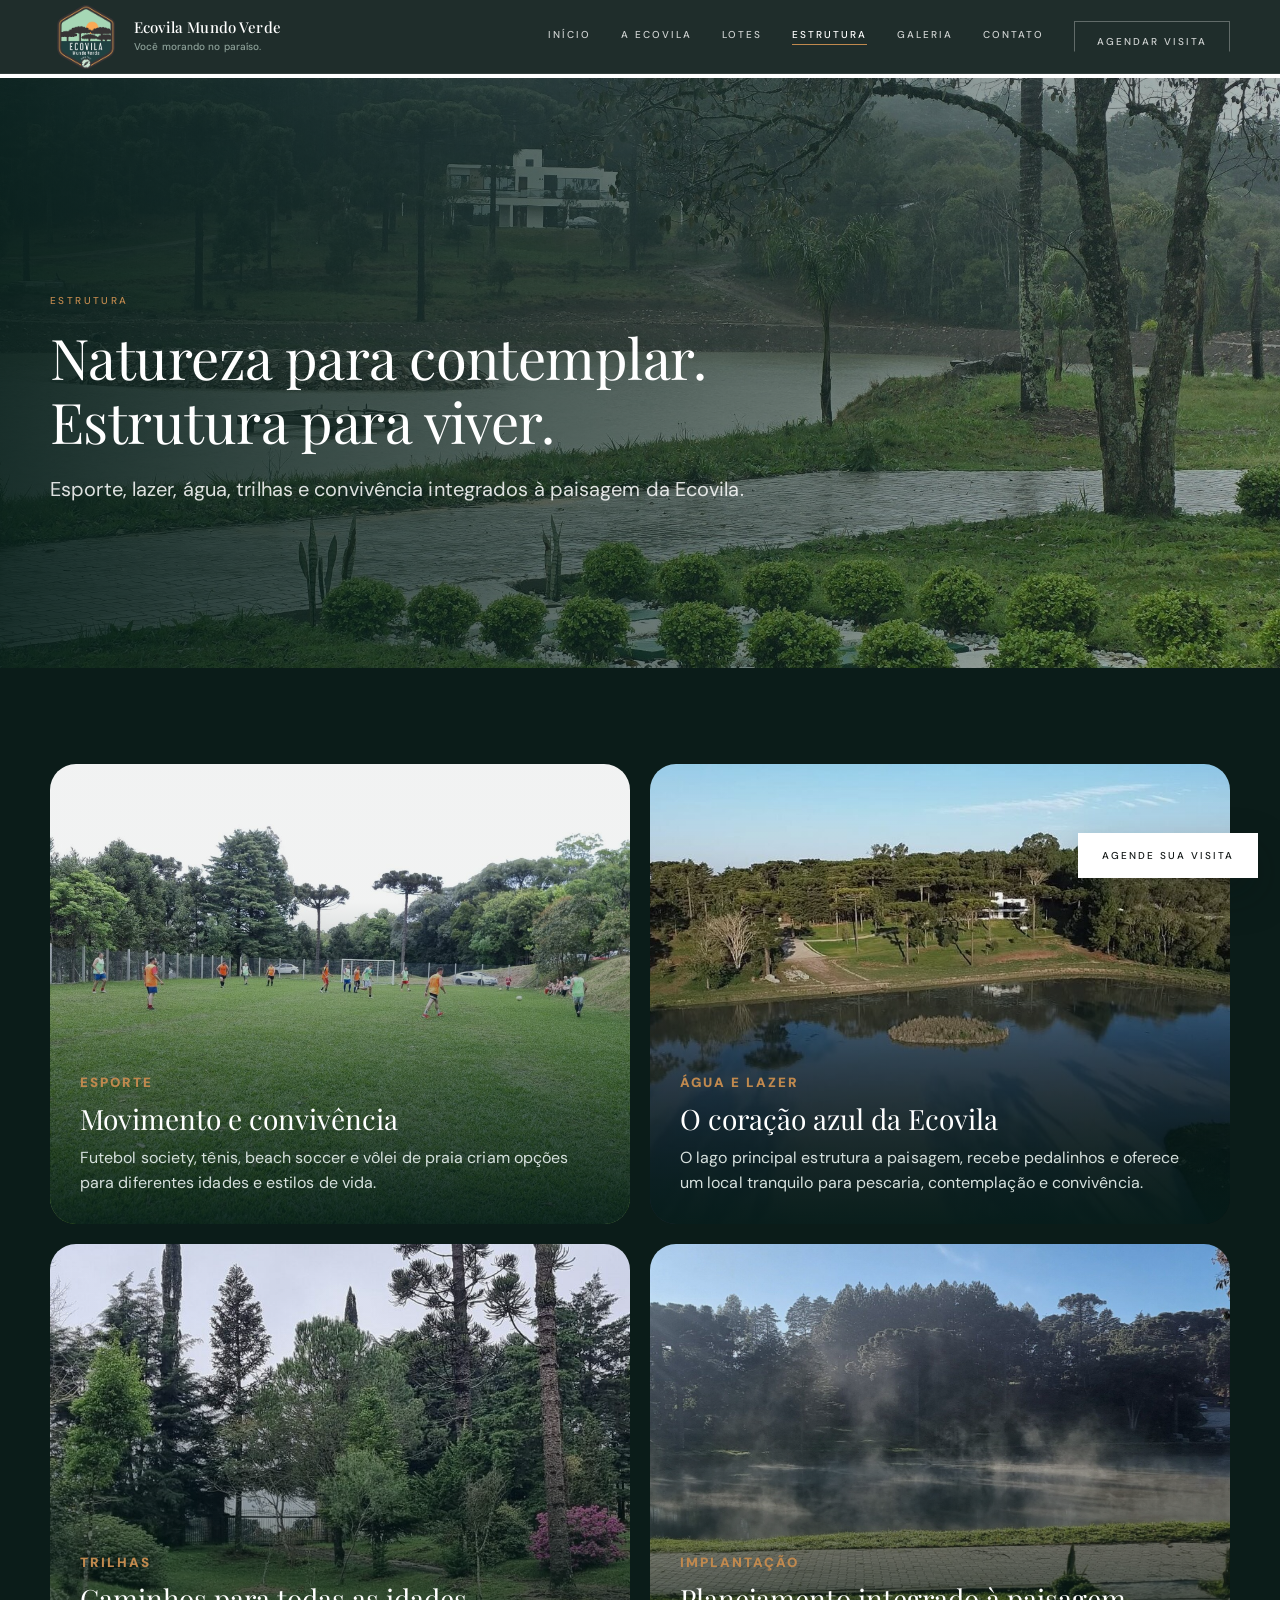
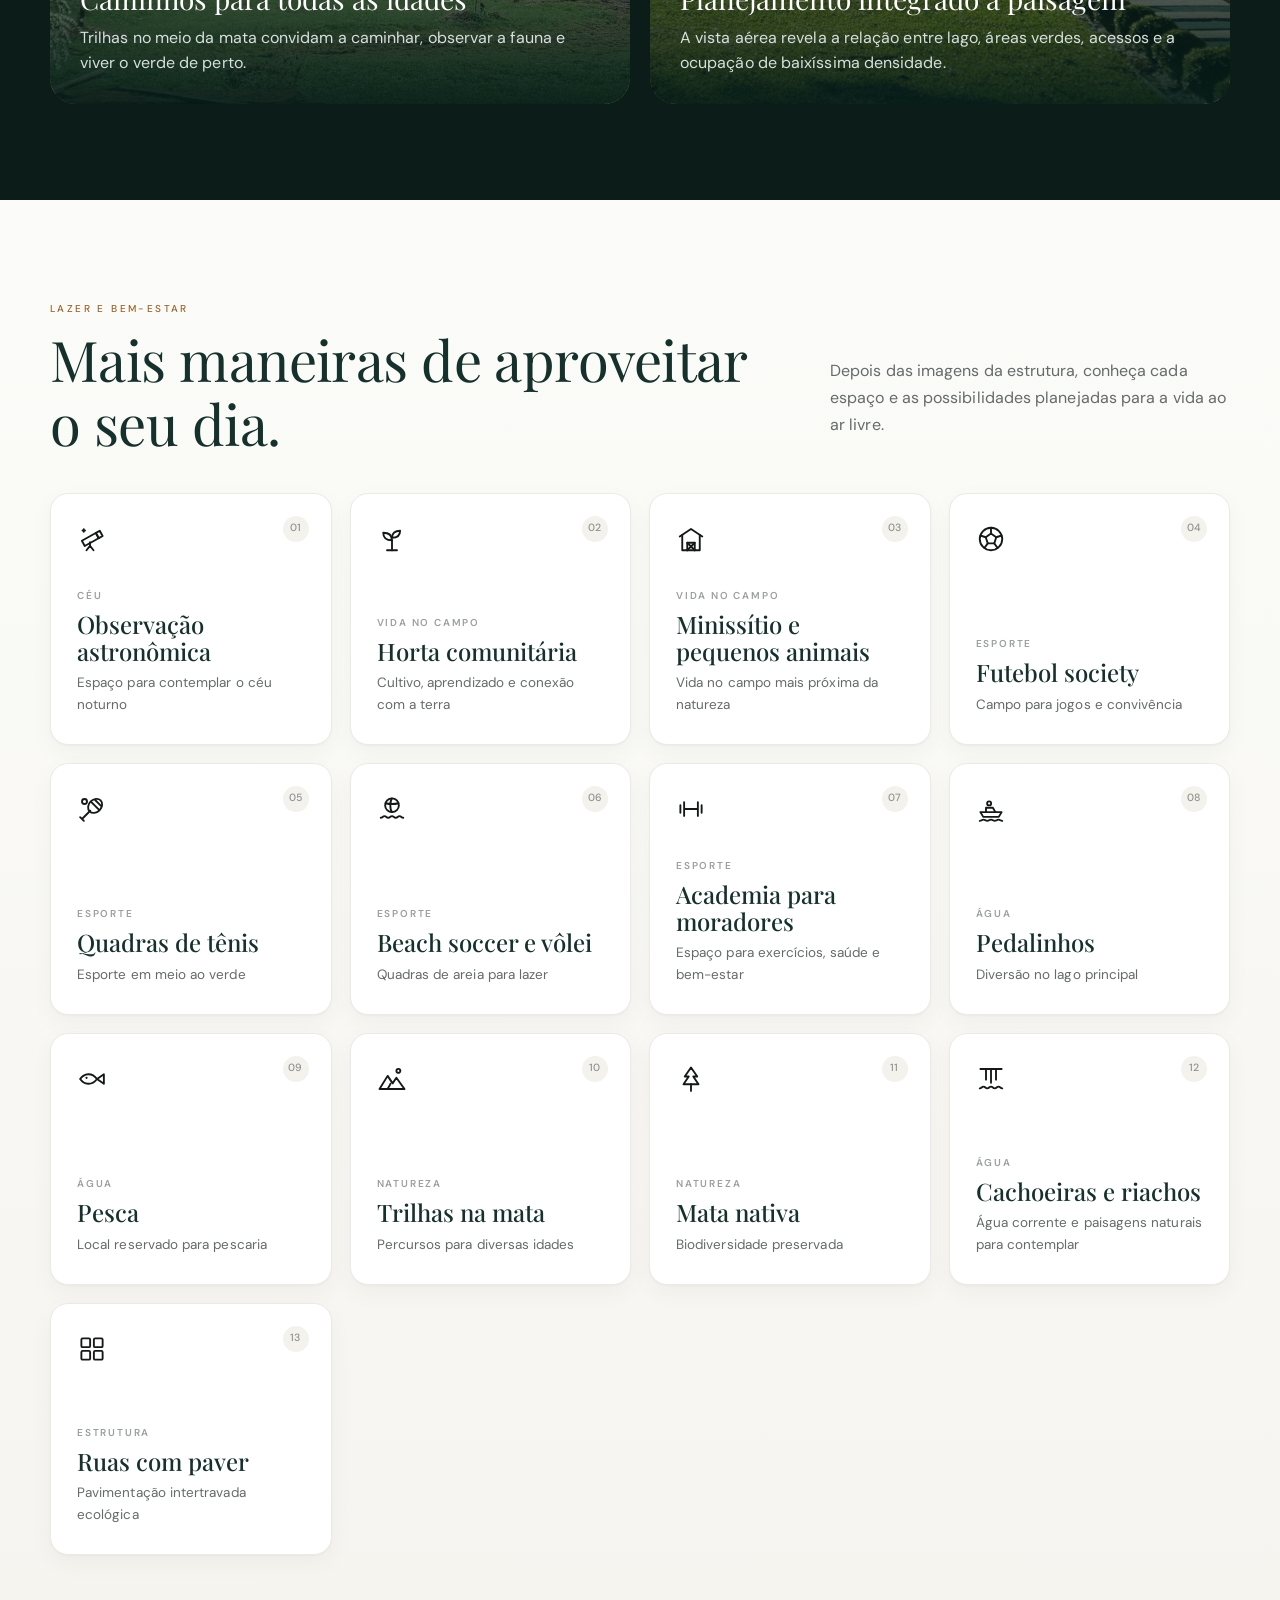
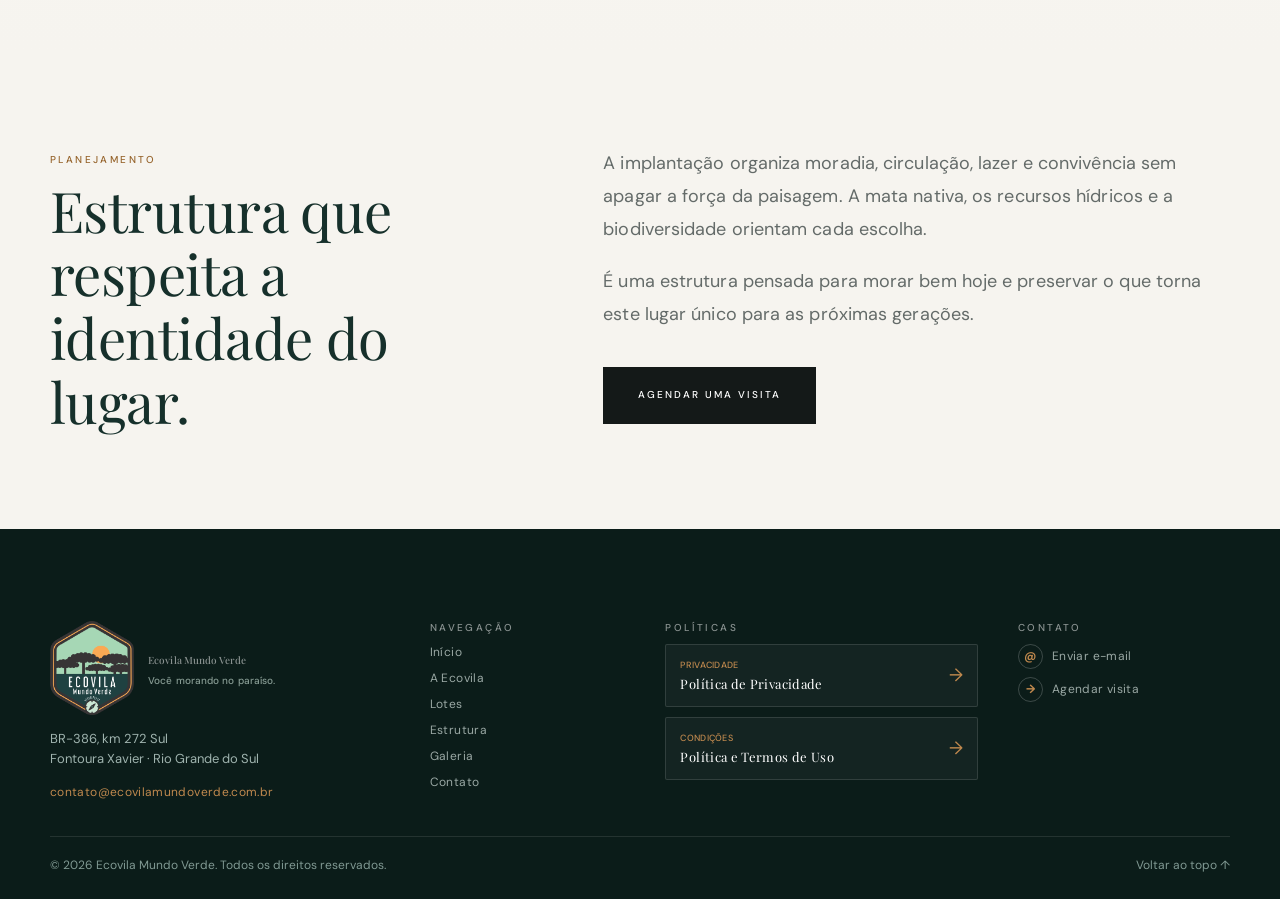
<file: estrutura.html>
<!doctype html><html lang="pt-BR"><head><meta charset="utf-8"><meta name="viewport" content="width=device-width,initial-scale=1"><meta name="theme-color" content="#123a33"><meta name="description" content="Conheça a estrutura, as áreas verdes, o lazer e os espaços de convivência da Ecovila Mundo Verde."><meta name="robots" content="index,follow,max-image-preview:large"><meta name="author" content="Ecovila Mundo Verde"><title>Estrutura | Ecovila Mundo Verde</title><link rel="canonical" href="https://www.ecovilamundoverde.com.br/estrutura.html"><meta property="og:locale" content="pt_BR"><meta property="og:type" content="website"><meta property="og:site_name" content="Ecovila Mundo Verde"><meta property="og:title" content="Estrutura | Ecovila Mundo Verde"><meta property="og:description" content="Conheça a estrutura, as áreas verdes, o lazer e os espaços de convivência da Ecovila Mundo Verde."><meta property="og:url" content="https://www.ecovilamundoverde.com.br/estrutura.html"><meta property="og:image" content="https://www.ecovilamundoverde.com.br/assets/base-ecovila-25ha.jpg"><meta property="og:image:alt" content="Vista da Ecovila Mundo Verde em Fontoura Xavier, RS"><meta property="og:image:width" content="1600"><meta property="og:image:height" content="738"><meta property="og:image:type" content="image/jpeg"><meta name="twitter:card" content="summary_large_image"><meta name="twitter:title" content="Estrutura | Ecovila Mundo Verde"><meta name="twitter:description" content="Conheça a estrutura, as áreas verdes, o lazer e os espaços de convivência da Ecovila Mundo Verde."><meta name="twitter:image" content="https://www.ecovilamundoverde.com.br/assets/base-ecovila-25ha.jpg"><link rel="icon" href="/favicon.ico" sizes="32x32"><link rel="icon" type="image/png" sizes="192x192" href="/assets/icon-192.png"><link rel="apple-touch-icon" href="/apple-touch-icon.png"><link rel="manifest" href="/manifest.webmanifest"><meta name="apple-mobile-web-app-title" content="Mundo Verde"><meta name="mobile-web-app-capable" content="yes"><link rel="preconnect" href="https://fonts.googleapis.com"><link rel="preconnect" href="https://fonts.gstatic.com" crossorigin><link href="https://fonts.googleapis.com/css2?family=Playfair+Display:wght@400;500;600&family=DM+Sans:wght@300;400;500;600&display=swap" rel="stylesheet"><link rel="stylesheet" href="styles.css?v=20261020b"><script type="application/ld+json">{"@context":"https://schema.org","@graph":[{"@type":"Organization","@id":"https://www.ecovilamundoverde.com.br/#organization","name":"Ecovila Mundo Verde","url":"https://www.ecovilamundoverde.com.br/","email":"contato@ecovilamundoverde.com.br","logo":"https://www.ecovilamundoverde.com.br/assets/logo.png","address":{"@type":"PostalAddress","streetAddress":"BR-386, km 272 Sul","addressLocality":"Fontoura Xavier","addressRegion":"RS","addressCountry":"BR"}},{"@type":"Place","@id":"https://www.ecovilamundoverde.com.br/#place","name":"Ecovila Mundo Verde","description":"Ecovila de baixíssima densidade com mais de 25 hectares, 18 lotes, lago, riachos e Mata Atlântica em Fontoura Xavier, Rio Grande do Sul.","address":{"@type":"PostalAddress","streetAddress":"BR-386, km 272 Sul","addressLocality":"Fontoura Xavier","addressRegion":"RS","addressCountry":"BR"}},{"@type":"WebSite","@id":"https://www.ecovilamundoverde.com.br/#website","url":"https://www.ecovilamundoverde.com.br/","name":"Ecovila Mundo Verde","inLanguage":"pt-BR","publisher":{"@id":"https://www.ecovilamundoverde.com.br/#organization"}}]}</script></head><body class="inner-page"><header class="site-header scrolled" id="topo">
    <a class="brand" href="index.html" aria-label="Ecovila Mundo Verde - início">
      <img src="assets/logo.png" alt="Logomarca oficial da Ecovila Mundo Verde" width="1113" height="1241"><div class="brand-copy"><strong>Ecovila Mundo Verde</strong><span class="brand-tagline">Você morando no paraíso.</span></div>
    </a>
    <button class="nav-toggle" aria-label="Abrir menu" aria-expanded="false">☰</button>
    <nav class="nav" aria-label="Navegação principal">
      <a href="index.html">INÍCIO</a><a href="a-ecovila.html">A ECOVILA</a><a href="lotes.html">LOTES</a><a href="estrutura.html" aria-current="page">ESTRUTURA</a><a href="galeria.html">GALERIA</a><a href="contato.html">CONTATO</a>
      <a class="nav-cta" href="contato.html">AGENDAR VISITA</a>
    </nav>
  </header><main>
  <section class="page-hero" style="--page-image:url('assets/lago-real.jpg')"><div class="container"><span class="eyebrow">ESTRUTURA</span><h1>Natureza para contemplar. Estrutura para viver.</h1><p>Esporte, lazer, água, trilhas e convivência integrados à paisagem da Ecovila.</p></div></section>
  <section class="section structure-stories"><div class="container structure-grid"><article id="esporte"><img src="assets/campo-real.jpg" alt="Futebol society na Ecovila" loading="lazy" decoding="async" width="1160" height="1160"><div><small>ESPORTE</small><h3>Movimento e convivência</h3><p>Futebol society, tênis, beach soccer e vôlei de praia criam opções para diferentes idades e estilos de vida.</p></div></article><article id="lago"><img src="assets/lago-margem.jpg" alt="Lago principal da Ecovila visto da margem" loading="lazy" decoding="async" width="1160" height="653"><div><small>ÁGUA E LAZER</small><h3>O coração azul da Ecovila</h3><p>O lago principal estrutura a paisagem, recebe pedalinhos e oferece um local tranquilo para pescaria, contemplação e convivência.</p></div></article><article id="trilhas"><img src="assets/mata-jardins.jpg" alt="Mata e jardins da Ecovila" loading="lazy" decoding="async" width="1160" height="653"><div><small>TRILHAS</small><h3>Caminhos para todas as idades</h3><p>Trilhas no meio da mata convidam a caminhar, observar a fauna e viver o verde de perto.</p></div></article><article id="vias"><img src="assets/lago-neblina-manha.jpg" alt="Lago da Ecovila Mundo Verde com neblina pela manhã" loading="lazy" decoding="async" width="2048" height="1153"><div><small>IMPLANTAÇÃO</small><h3>Planejamento integrado à paisagem</h3><p>A vista aérea revela a relação entre lago, áreas verdes, acessos e a ocupação de baixíssima densidade.</p></div></article></div></section>
  <section class="section amenities"><div class="container section-head"><div><span class="section-kicker">LAZER E BEM-ESTAR</span><h2>Mais maneiras de aproveitar o seu dia.</h2></div><p>Depois das imagens da estrutura, conheça cada espaço e as possibilidades planejadas para a vida ao ar livre.</p></div><div class="container amenity-grid">
    <article class="amenity amenity-ceu"><span class="amenity-num">01</span><span class="amenity-ico"><svg viewBox="0 0 24 24" aria-hidden="true"><path d="M3.9 13.4l11.1-6.2 2.3 4.2-11.1 6.2z"/><path d="M15.2 7.1l3-1.7 2.3 4.2-3 1.7z"/><path d="M10.4 14.6v2.9"/><path d="M7.6 21l2.8-3.5 2.8 3.5"/><path d="M5.4 4.2v2M4.4 5.2h2"/></svg></span><span class="amenity-tag">Céu</span><h3>Observação astronômica</h3><p>Espaço para contemplar o céu noturno</p></article><article class="amenity amenity-campo"><span class="amenity-num">02</span><span class="amenity-ico"><svg viewBox="0 0 24 24" aria-hidden="true"><path d="M12 21v-8"/><path d="M12 13C12 9 9.5 7 5 7c0 4 2.5 6 7 6z"/><path d="M12 11c0-3.6 2.4-5.6 6.5-5.6 0 3.6-2.4 5.6-6.5 5.6z"/><path d="M8 21h8"/></svg></span><span class="amenity-tag">Vida no campo</span><h3>Horta comunitária</h3><p>Cultivo, aprendizado e conexão com a terra</p></article><article class="amenity amenity-campo"><span class="amenity-num">03</span><span class="amenity-ico"><svg viewBox="0 0 24 24" aria-hidden="true"><path d="M3 10l9-6 9 6"/><path d="M5 8.7V21h14V8.7"/><path d="M9 21v-6h6v6"/><path d="M9 15l6 6M15 15l-6 6"/></svg></span><span class="amenity-tag">Vida no campo</span><h3>Minissítio e pequenos animais</h3><p>Vida no campo mais próxima da natureza</p></article><article class="amenity amenity-esporte"><span class="amenity-num">04</span><span class="amenity-ico"><svg viewBox="0 0 24 24" aria-hidden="true"><circle cx="12" cy="12" r="9"/><path d="M12 7.6l4.2 3-1.6 4.9H9.4l-1.6-4.9z"/><path d="M12 3v4.6M16.2 10.6l4.3-1.4M14.6 15.5l2.7 3.7M9.4 15.5l-2.7 3.7M7.8 10.6L3.5 9.2"/></svg></span><span class="amenity-tag">Esporte</span><h3>Futebol society</h3><p>Campo para jogos e convivência</p></article><article class="amenity amenity-esporte"><span class="amenity-num">05</span><span class="amenity-ico"><svg viewBox="0 0 24 24" aria-hidden="true"><ellipse cx="14.5" cy="9.5" rx="5" ry="6.2" transform="rotate(45 14.5 9.5)"/><path d="M10.6 13.4L4 20M5.5 21.5l-3-3"/><path d="M11.5 6.5l6 6M14.5 4.8l4.7 4.7"/><circle cx="6" cy="6" r="2"/></svg></span><span class="amenity-tag">Esporte</span><h3>Quadras de tênis</h3><p>Esporte em meio ao verde</p></article><article class="amenity amenity-esporte"><span class="amenity-num">06</span><span class="amenity-ico"><svg viewBox="0 0 24 24" aria-hidden="true"><circle cx="12" cy="9" r="5.5"/><path d="M12 3.5c-1.8 2.2-1.8 8.8 0 11M6.8 7.4c2.8.7 7.6.7 10.4 0"/><path d="M3 19c1.5 0 1.5-1.3 3-1.3s1.5 1.3 3 1.3 1.5-1.3 3-1.3 1.5 1.3 3 1.3 1.5-1.3 3-1.3 1.5 1.3 3 1.3"/></svg></span><span class="amenity-tag">Esporte</span><h3>Beach soccer e vôlei</h3><p>Quadras de areia para lazer</p></article><article class="amenity amenity-esporte"><span class="amenity-num">07</span><span class="amenity-ico"><svg viewBox="0 0 24 24" aria-hidden="true"><path d="M6.5 6.5v11M17.5 6.5v11M3.5 9v6M20.5 9v6M6.5 12h11"/></svg></span><span class="amenity-tag">Esporte</span><h3>Academia para moradores</h3><p>Espaço para exercícios, saúde e bem-estar</p></article><article class="amenity amenity-agua"><span class="amenity-num">08</span><span class="amenity-ico"><svg viewBox="0 0 24 24" aria-hidden="true"><path d="M3.5 14.5h17l-2.3 3.8H5.8z"/><path d="M8 14.5V11h5.5l2 3.5"/><circle cx="10.5" cy="7.5" r="1.6"/><path d="M3 21.5c1.5 0 1.5-1 3-1s1.5 1 3 1 1.5-1 3-1 1.5 1 3 1 1.5-1 3-1 1.5 1 3 1"/></svg></span><span class="amenity-tag">Água</span><h3>Pedalinhos</h3><p>Diversão no lago principal</p></article><article class="amenity amenity-agua"><span class="amenity-num">09</span><span class="amenity-ico"><svg viewBox="0 0 24 24" aria-hidden="true"><path d="M2.5 12c3.2-4.6 9.3-5.6 13.5 0-4.2 5.6-10.3 4.6-13.5 0z"/><path d="M16 12l5.5-3.8v7.6z"/><circle cx="7.6" cy="11" r=".9" fill="currentColor" stroke="none"/></svg></span><span class="amenity-tag">Água</span><h3>Pesca</h3><p>Local reservado para pescaria</p></article><article class="amenity amenity-natureza"><span class="amenity-num">10</span><span class="amenity-ico"><svg viewBox="0 0 24 24" aria-hidden="true"><path d="M2 20l6.5-10.5 4 6 3-4.5L22 20z"/><path d="M8.5 20c.6-1.6 1.8-2.6 2.3-4.2"/><path d="M15.5 5.5a1.6 1.6 0 1 0 0-.01"/></svg></span><span class="amenity-tag">Natureza</span><h3>Trilhas na mata</h3><p>Percursos para diversas idades</p></article><article class="amenity amenity-natureza"><span class="amenity-num">11</span><span class="amenity-ico"><svg viewBox="0 0 24 24" aria-hidden="true"><path d="M12 2.8L7 10h3.2L6 16.2h12L13.8 10H17z"/><path d="M12 16.2V21.5"/></svg></span><span class="amenity-tag">Natureza</span><h3>Mata nativa</h3><p>Biodiversidade preservada</p></article><article class="amenity amenity-agua"><span class="amenity-num">12</span><span class="amenity-ico"><svg viewBox="0 0 24 24" aria-hidden="true"><path d="M3.5 4h17"/><path d="M8 4v8.5M12 4v11M16 4v8.5"/><path d="M3 19.5c1.5 0 1.5-1.4 3-1.4s1.5 1.4 3 1.4 1.5-1.4 3-1.4 1.5 1.4 3 1.4 1.5-1.4 3-1.4 1.5 1.4 3 1.4"/></svg></span><span class="amenity-tag">Água</span><h3>Cachoeiras e riachos</h3><p>Água corrente e paisagens naturais para contemplar</p></article><article class="amenity amenity-estrutura"><span class="amenity-num">13</span><span class="amenity-ico"><svg viewBox="0 0 24 24" aria-hidden="true"><rect x="3.5" y="3.5" width="7" height="7" rx="1"/><rect x="13.5" y="3.5" width="7" height="7" rx="1"/><rect x="3.5" y="13.5" width="7" height="7" rx="1"/><rect x="13.5" y="13.5" width="7" height="7" rx="1"/></svg></span><span class="amenity-tag">Estrutura</span><h3>Ruas com paver</h3><p>Pavimentação intertravada ecológica</p></article>
  </div></section>
  <section class="section values-section" id="mata"><div class="container editorial-grid"><div><span class="section-kicker">PLANEJAMENTO</span><h2>Estrutura que respeita a identidade do lugar.</h2></div><div class="rich-copy"><p>A implantação organiza moradia, circulação, lazer e convivência sem apagar a força da paisagem. A mata nativa, os recursos hídricos e a biodiversidade orientam cada escolha.</p><p>É uma estrutura pensada para morar bem hoje e preservar o que torna este lugar único para as próximas gerações.</p><a class="btn btn-primary" href="contato.html">AGENDAR UMA VISITA</a></div></div></section></main><a class="wa-float" data-wa hidden href="#" target="_blank" rel="noopener" aria-label="Conversar pelo WhatsApp"><svg viewBox="0 0 24 24" fill="currentColor" aria-hidden="true" focusable="false"><path d="M17.472 14.382c-.297-.149-1.758-.867-2.03-.967-.273-.099-.471-.148-.67.15-.197.297-.767.966-.94 1.164-.173.199-.347.223-.644.075-.297-.15-1.255-.463-2.39-1.475-.883-.788-1.48-1.761-1.653-2.059-.173-.297-.018-.458.13-.606.134-.133.298-.347.446-.52.149-.174.198-.298.298-.497.099-.198.05-.371-.025-.52-.075-.149-.669-1.612-.916-2.207-.242-.579-.487-.5-.669-.51a12.8 12.8 0 0 0-.57-.01c-.198 0-.52.074-.792.372-.272.297-1.04 1.016-1.04 2.479 0 1.462 1.065 2.875 1.213 3.074.149.198 2.096 3.2 5.077 4.487.709.306 1.262.489 1.694.625.712.227 1.36.195 1.872.118.571-.085 1.758-.719 2.006-1.413.248-.694.248-1.289.173-1.413-.074-.124-.272-.198-.57-.347m-5.421 7.403h-.004a9.87 9.87 0 0 1-5.031-1.378l-.361-.214-3.741.982.998-3.648-.235-.374a9.86 9.86 0 0 1-1.51-5.26c.001-5.45 4.436-9.884 9.888-9.884a9.82 9.82 0 0 1 6.988 2.896 9.825 9.825 0 0 1 2.893 6.994c-.003 5.45-4.437 9.884-9.885 9.884m8.413-18.297A11.815 11.815 0 0 0 12.05 0C5.495 0 .16 5.335.157 11.892c0 2.096.547 4.142 1.588 5.945L.057 24l6.305-1.654a11.882 11.882 0 0 0 5.683 1.448h.005c6.554 0 11.89-5.335 11.893-11.893A11.821 11.821 0 0 0 20.465 3.488"/></svg></a><a class="visit-float" href="contato.html" aria-label="Agende sua visita à Ecovila Mundo Verde">AGENDE SUA VISITA</a><footer>
    <div class="container footer-main footer-expanded">
      <div class="footer-brand-block"><div class="footer-brand"><img src="assets/logo.png" alt="Logomarca oficial da Ecovila Mundo Verde" loading="lazy" decoding="async" width="1113" height="1241"><div><strong>Ecovila Mundo Verde</strong><span class="brand-tagline footer-tagline">Você morando no paraíso.</span></div></div><address>BR-386, km 272 Sul<br>Fontoura Xavier · Rio Grande do Sul</address><a class="footer-email" href="mailto:contato@ecovilamundoverde.com.br">contato@ecovilamundoverde.com.br</a></div>
      <div><strong>NAVEGAÇÃO</strong><a href="index.html">Início</a><a href="a-ecovila.html">A Ecovila</a><a href="lotes.html">Lotes</a><a href="estrutura.html">Estrutura</a><a href="galeria.html">Galeria</a><a href="contato.html">Contato</a></div>
      <div><strong>POLÍTICAS</strong><div class="policy-links"><a href="politica-de-privacidade.html"><span>PRIVACIDADE</span><b>Política de Privacidade</b><i>→</i></a><a href="termos-de-uso.html"><span>CONDIÇÕES</span><b>Política e Termos de Uso</b><i>→</i></a></div></div>
      <div><strong>CONTATO</strong><div class="social-list"><a class="social-link" href="mailto:contato@ecovilamundoverde.com.br"><b>@</b>Enviar e-mail</a><a class="social-link" data-wa hidden href="#" rel="noopener"><b>✆</b>WhatsApp</a><a class="social-link" href="contato.html"><b>→</b>Agendar visita</a></div></div>
    </div>
    <div class="container footer-bottom"><span>© 2026 Ecovila Mundo Verde. Todos os direitos reservados.</span><a href="#topo">Voltar ao topo ↑</a></div>
  </footer><script src="script.js?v=20261019" defer></script></body></html>
</file>
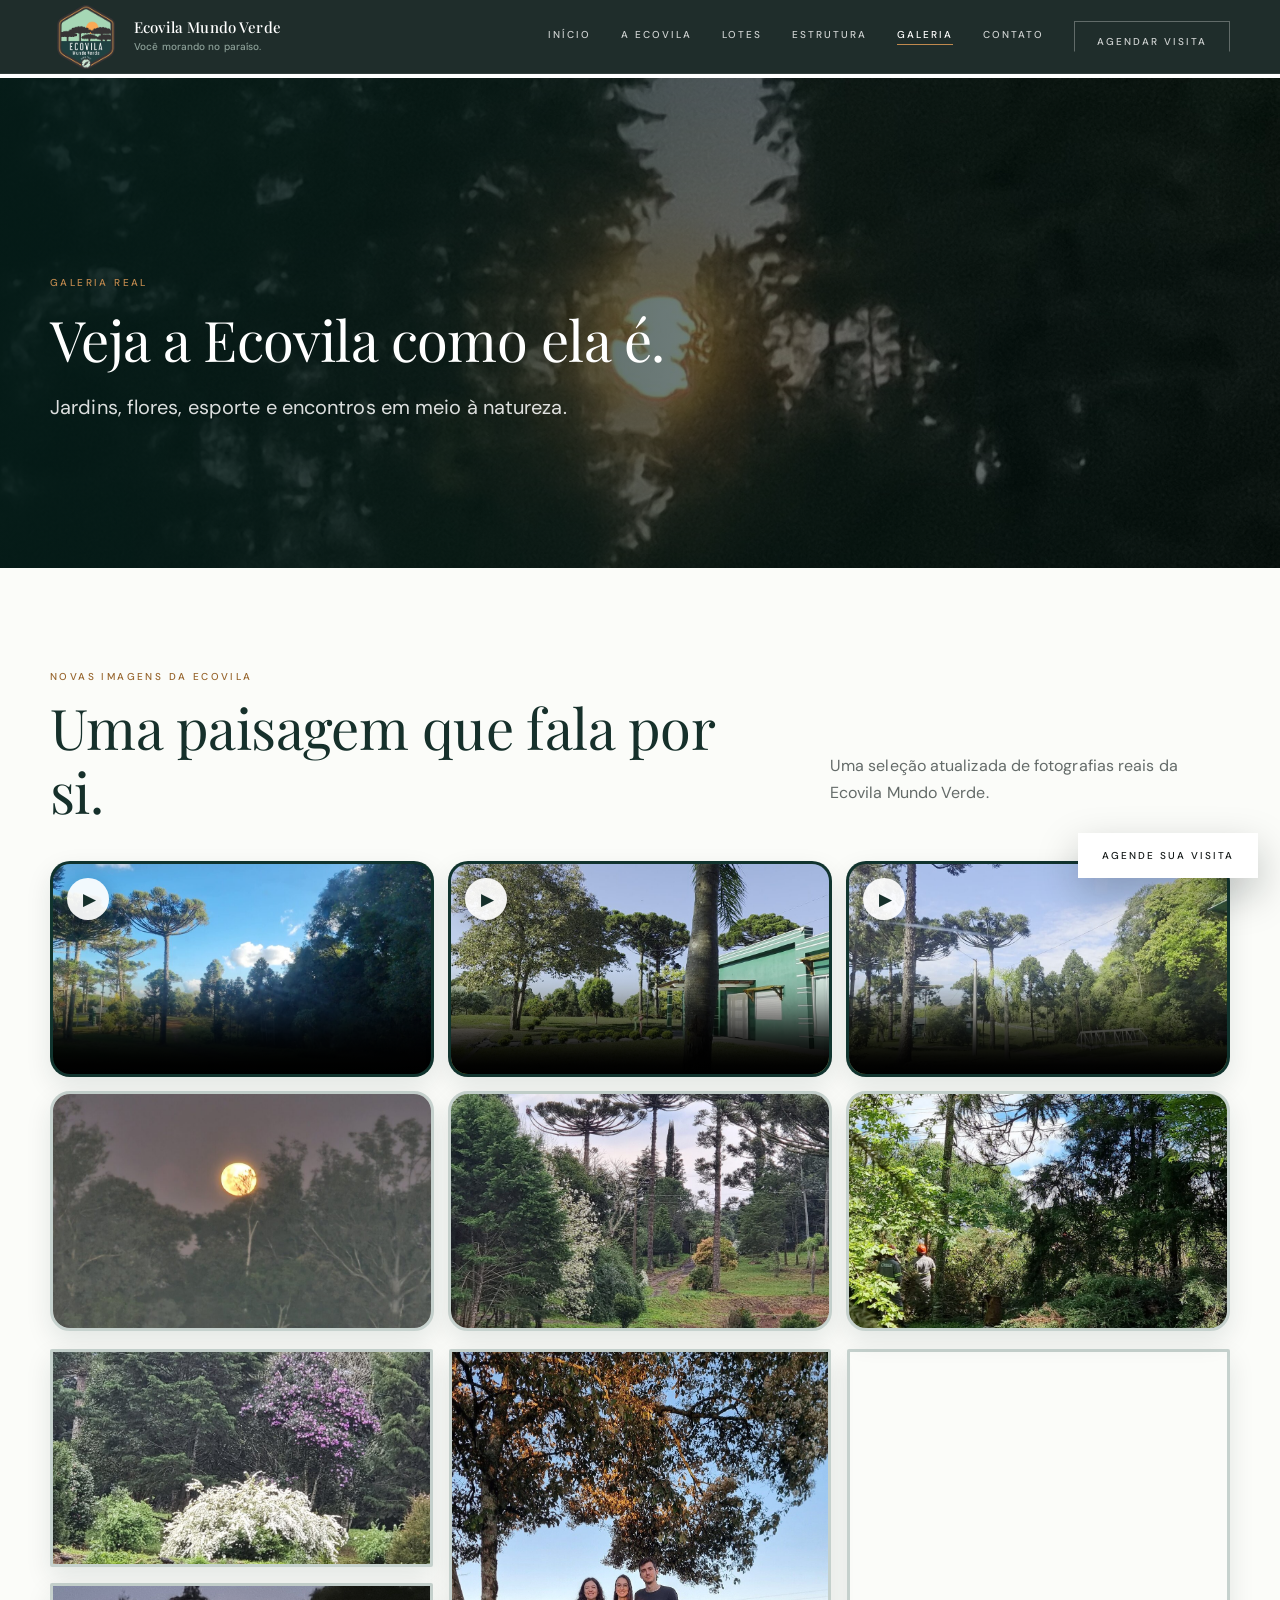
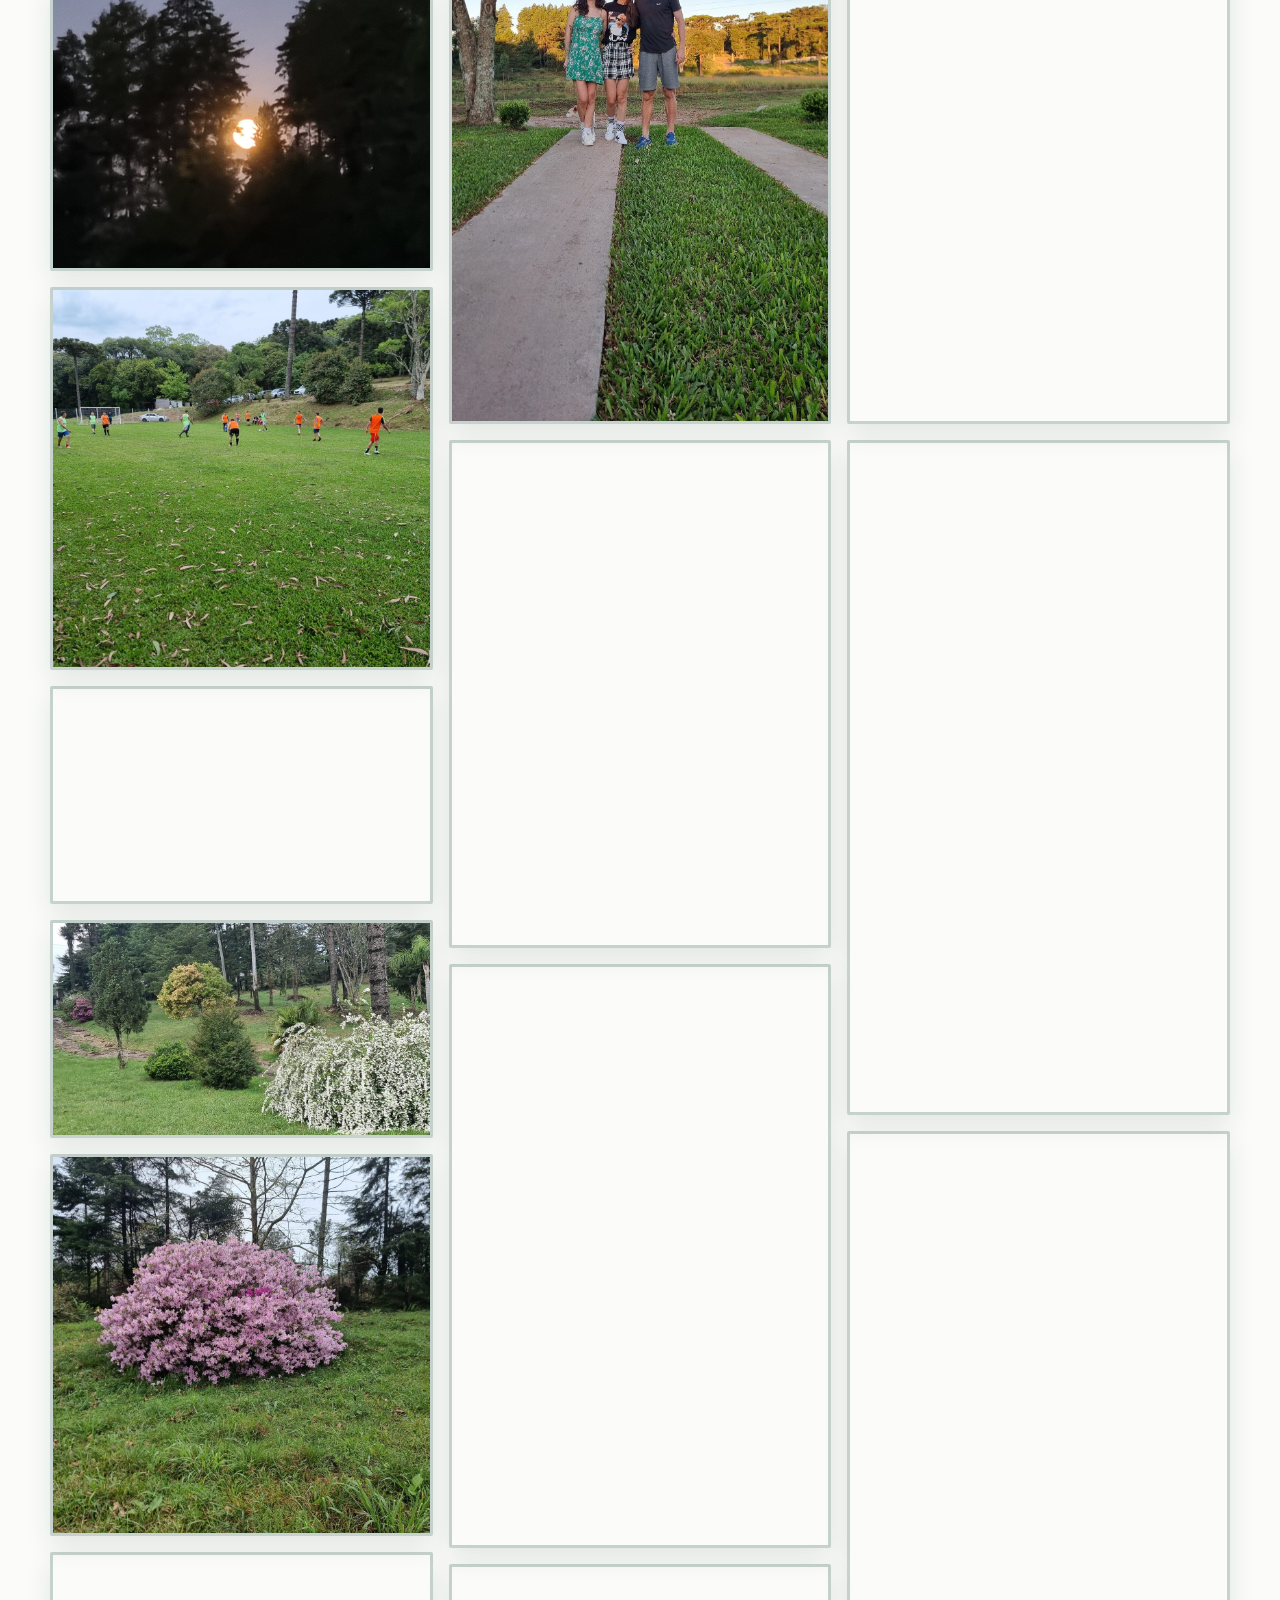
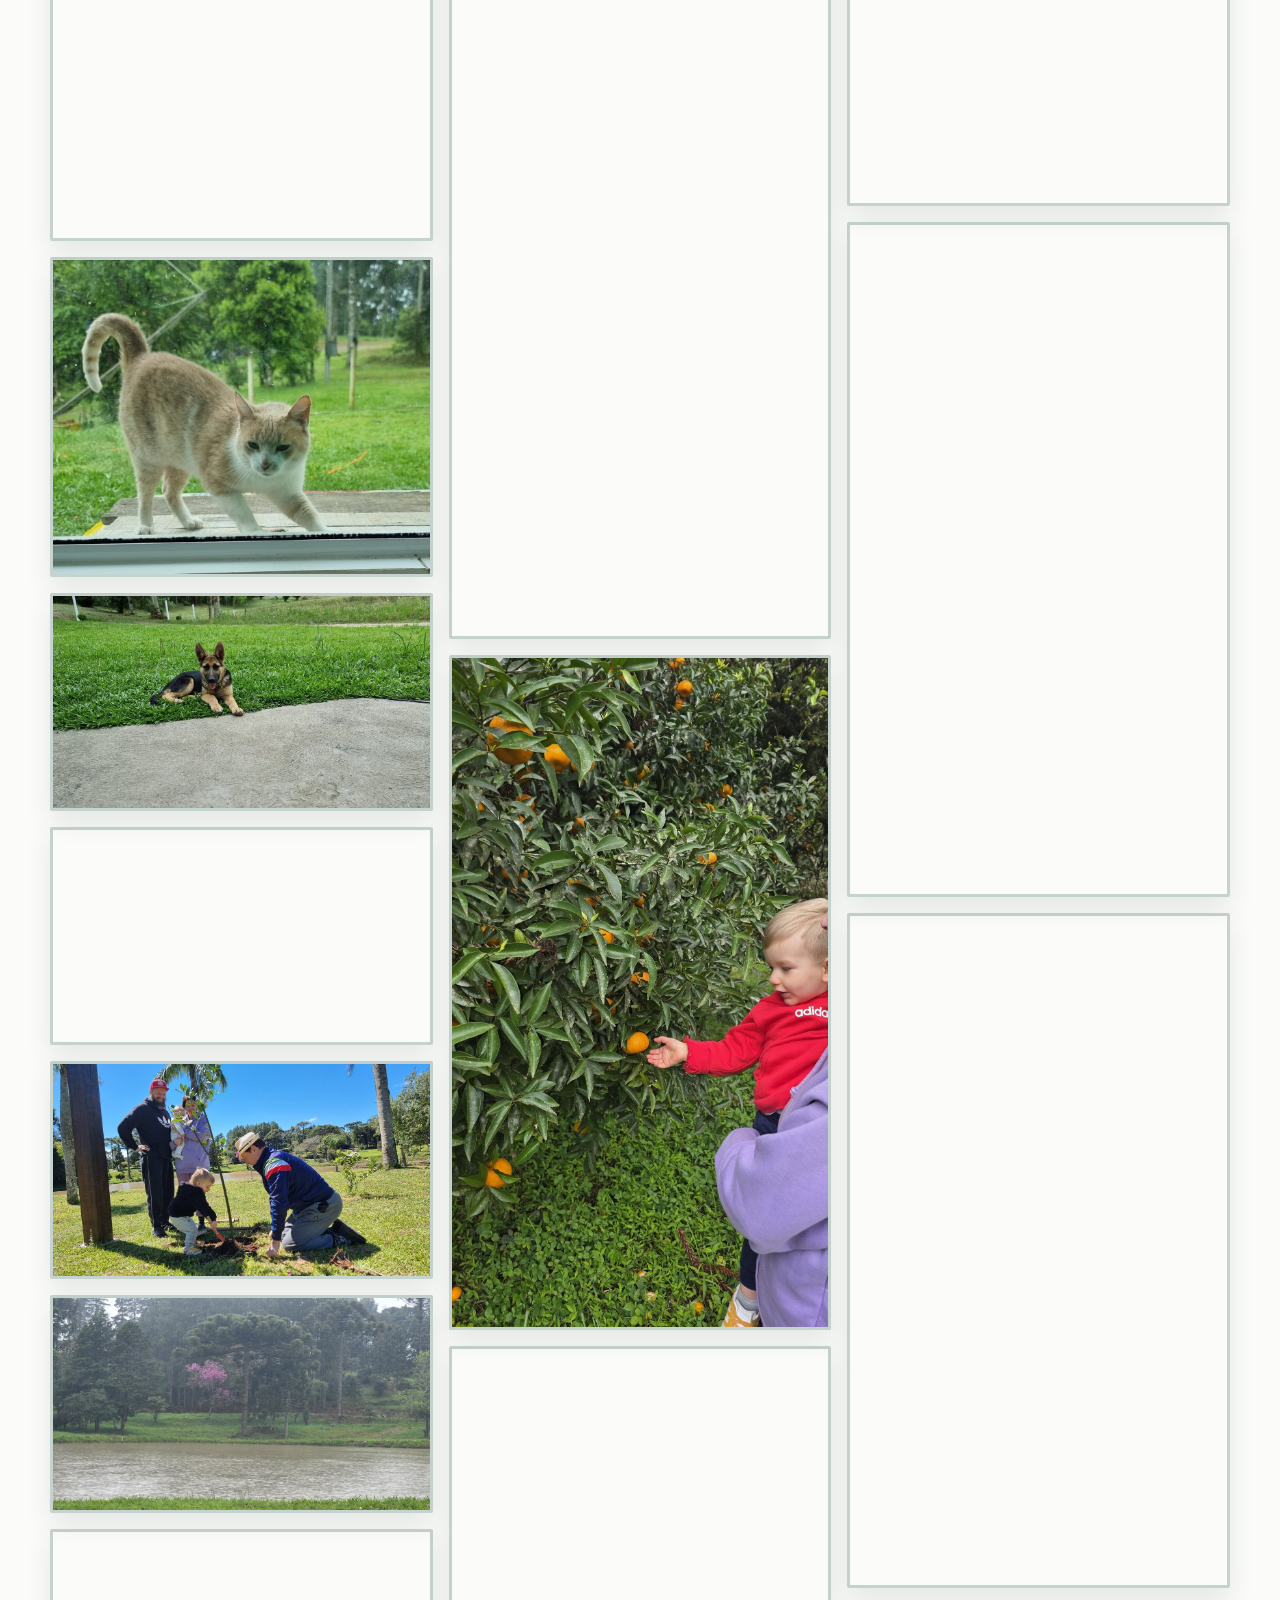
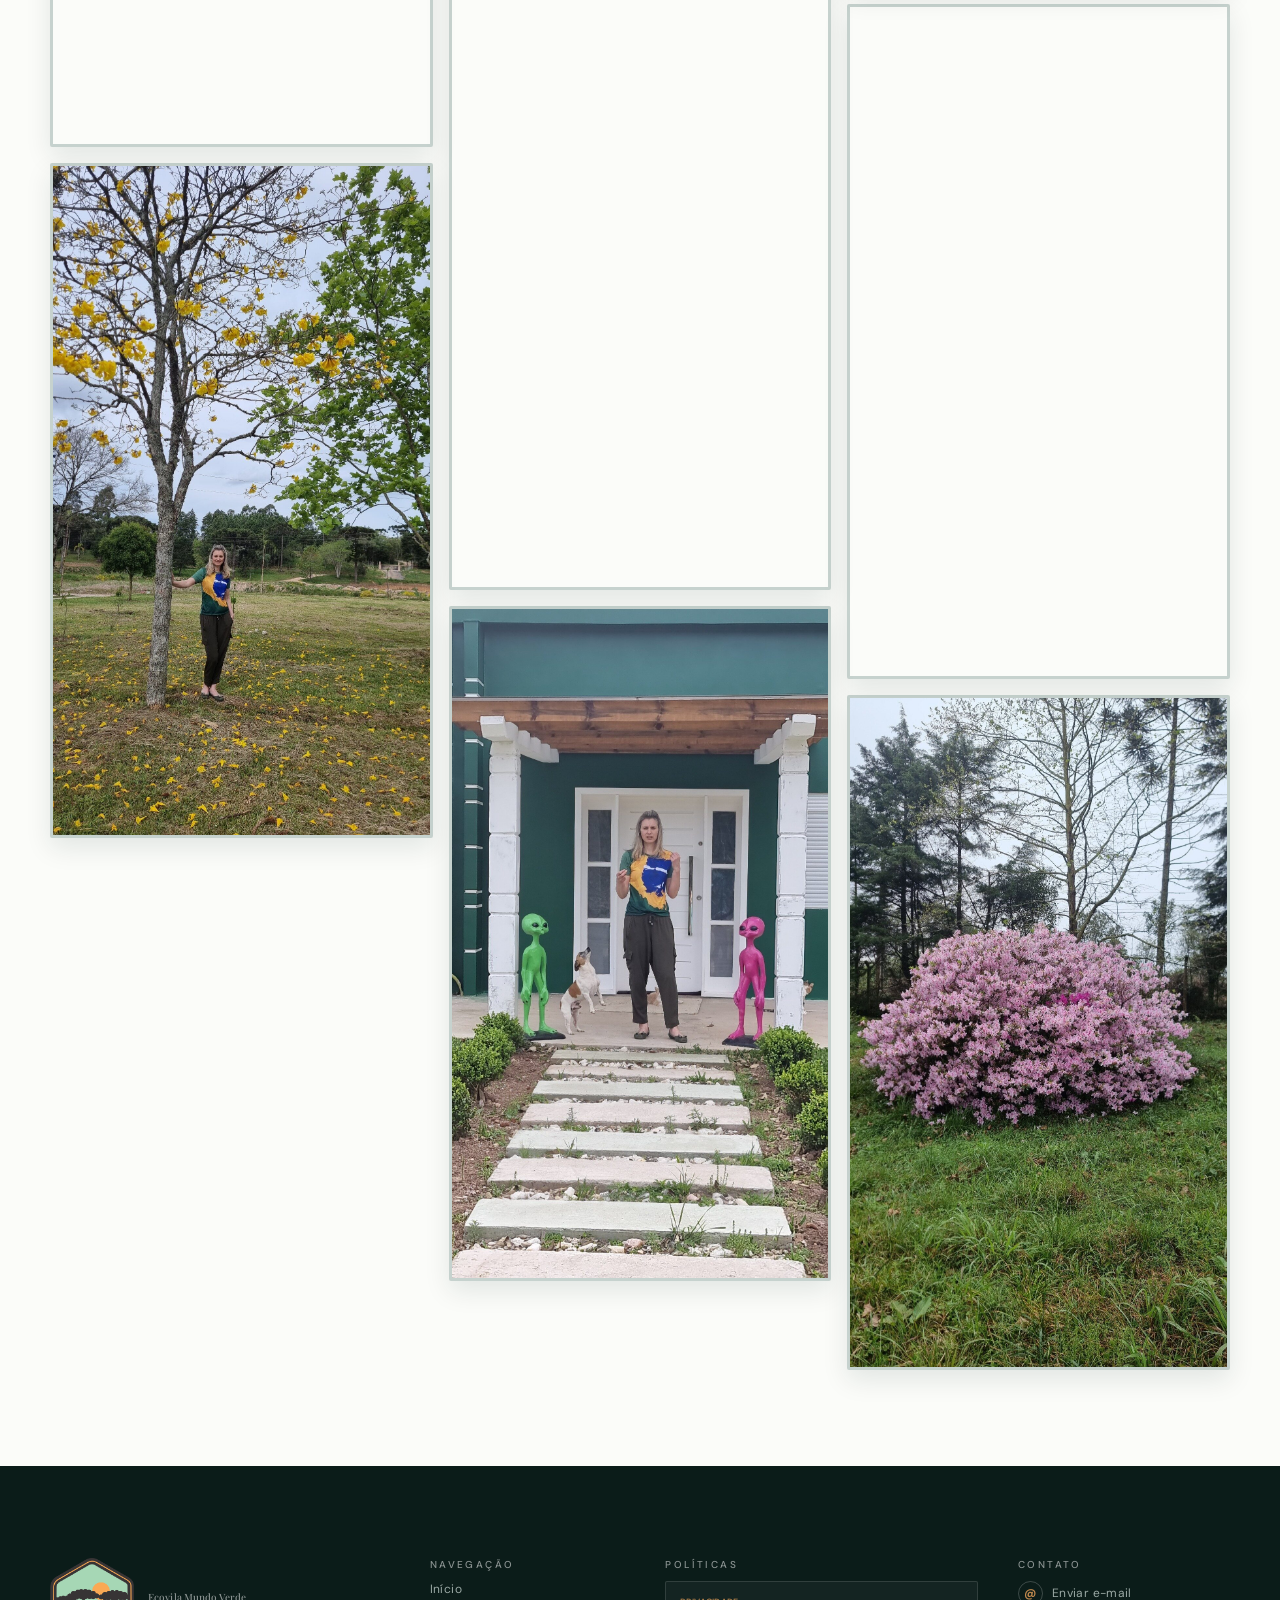
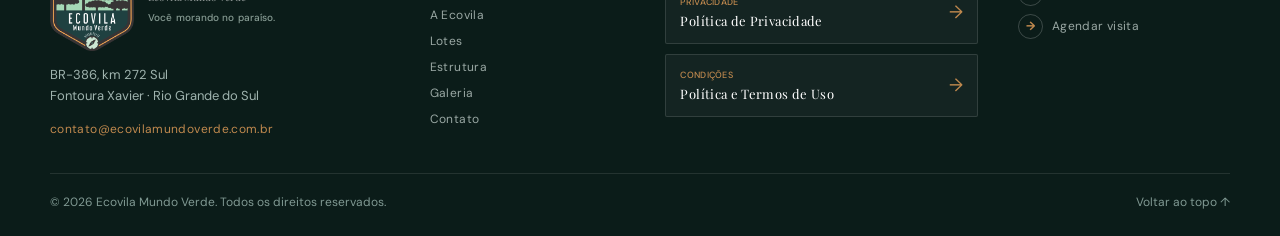
<file: galeria.html>
<!doctype html><html lang="pt-BR"><head><meta charset="utf-8"><meta name="viewport" content="width=device-width,initial-scale=1"><meta name="theme-color" content="#123a33"><meta name="description" content="Galeria de imagens reais da Ecovila Mundo Verde."><meta name="robots" content="index,follow,max-image-preview:large"><meta name="author" content="Ecovila Mundo Verde"><title>Galeria | Ecovila Mundo Verde</title><link rel="canonical" href="https://www.ecovilamundoverde.com.br/galeria.html"><meta property="og:locale" content="pt_BR"><meta property="og:type" content="website"><meta property="og:site_name" content="Ecovila Mundo Verde"><meta property="og:title" content="Galeria | Ecovila Mundo Verde"><meta property="og:description" content="Galeria de imagens reais da Ecovila Mundo Verde."><meta property="og:url" content="https://www.ecovilamundoverde.com.br/galeria.html"><meta property="og:image" content="https://www.ecovilamundoverde.com.br/assets/base-ecovila-25ha.jpg"><meta property="og:image:alt" content="Vista da Ecovila Mundo Verde em Fontoura Xavier, RS"><meta property="og:image:width" content="1600"><meta property="og:image:height" content="738"><meta property="og:image:type" content="image/jpeg"><meta name="twitter:card" content="summary_large_image"><meta name="twitter:title" content="Galeria | Ecovila Mundo Verde"><meta name="twitter:description" content="Galeria de imagens reais da Ecovila Mundo Verde."><meta name="twitter:image" content="https://www.ecovilamundoverde.com.br/assets/base-ecovila-25ha.jpg"><link rel="icon" href="/favicon.ico" sizes="32x32"><link rel="icon" type="image/png" sizes="192x192" href="/assets/icon-192.png"><link rel="apple-touch-icon" href="/apple-touch-icon.png"><link rel="manifest" href="/manifest.webmanifest"><meta name="apple-mobile-web-app-title" content="Mundo Verde"><meta name="mobile-web-app-capable" content="yes"><link rel="preconnect" href="https://fonts.googleapis.com"><link rel="preconnect" href="https://fonts.gstatic.com" crossorigin><link href="https://fonts.googleapis.com/css2?family=Playfair+Display:wght@400;500;600&family=DM+Sans:wght@300;400;500;600&display=swap" rel="stylesheet"><link rel="stylesheet" href="styles.css?v=20261020b"><script type="application/ld+json">{"@context":"https://schema.org","@graph":[{"@type":"Organization","@id":"https://www.ecovilamundoverde.com.br/#organization","name":"Ecovila Mundo Verde","url":"https://www.ecovilamundoverde.com.br/","email":"contato@ecovilamundoverde.com.br","logo":"https://www.ecovilamundoverde.com.br/assets/logo.png","address":{"@type":"PostalAddress","streetAddress":"BR-386, km 272 Sul","addressLocality":"Fontoura Xavier","addressRegion":"RS","addressCountry":"BR"}},{"@type":"Place","@id":"https://www.ecovilamundoverde.com.br/#place","name":"Ecovila Mundo Verde","description":"Ecovila de baixíssima densidade com mais de 25 hectares, 18 lotes, lago, riachos e Mata Atlântica em Fontoura Xavier, Rio Grande do Sul.","address":{"@type":"PostalAddress","streetAddress":"BR-386, km 272 Sul","addressLocality":"Fontoura Xavier","addressRegion":"RS","addressCountry":"BR"}},{"@type":"WebSite","@id":"https://www.ecovilamundoverde.com.br/#website","url":"https://www.ecovilamundoverde.com.br/","name":"Ecovila Mundo Verde","inLanguage":"pt-BR","publisher":{"@id":"https://www.ecovilamundoverde.com.br/#organization"}}]}</script></head><body class="inner-page"><header class="site-header scrolled" id="topo">
    <a class="brand" href="index.html" aria-label="Ecovila Mundo Verde - início">
      <img src="assets/logo.png" alt="Logomarca oficial da Ecovila Mundo Verde" width="1113" height="1241"><div class="brand-copy"><strong>Ecovila Mundo Verde</strong><span class="brand-tagline">Você morando no paraíso.</span></div>
    </a>
    <button class="nav-toggle" aria-label="Abrir menu" aria-expanded="false">☰</button>
    <nav class="nav" aria-label="Navegação principal">
      <a href="index.html">INÍCIO</a><a href="a-ecovila.html">A ECOVILA</a><a href="lotes.html">LOTES</a><a href="estrutura.html">ESTRUTURA</a><a href="galeria.html" aria-current="page">GALERIA</a><a href="contato.html">CONTATO</a>
      <a class="nav-cta" href="contato.html">AGENDAR VISITA</a>
    </nav>
  </header><main>
  <section class="page-hero compact" style="--page-image:url('assets/galeria-por-do-sol.jpg')"><div class="container"><span class="eyebrow">GALERIA REAL</span><h1>Veja a Ecovila como ela é.</h1><p>Jardins, flores, esporte e encontros em meio à natureza.</p></div></section>
  <section class="section gallery"><div class="container section-head"><div><span class="section-kicker">NOVAS IMAGENS DA ECOVILA</span><h2>Uma paisagem que fala por si.</h2></div><p>Uma seleção atualizada de fotografias reais da Ecovila Mundo Verde.</p></div><div class="container featured-gallery-media"><div class="featured-video-grid"><article class="video-card"><span class="video-play" aria-hidden="true">▶</span><video controls playsinline preload="metadata" poster="assets/galeria-video-1-poster.jpg"><source src="assets/galeria-video-1.mp4" type="video/mp4"></video></article><article class="video-card"><span class="video-play" aria-hidden="true">▶</span><video controls playsinline preload="metadata" poster="assets/galeria-video-2-poster.jpg"><source src="assets/galeria-video-2.mp4" type="video/mp4"></video></article><article class="video-card"><span class="video-play" aria-hidden="true">▶</span><video controls playsinline preload="metadata" poster="assets/galeria-video-3-poster.jpg"><source src="assets/galeria-video-3.mp4" type="video/mp4"></video></article></div><div class="featured-photo-grid"><figure><img src="assets/galeria-nova-lago.jpg" alt="Paisagem da Ecovila Mundo Verde" loading="lazy" decoding="async" width="1100" height="1100"></figure><figure><img src="assets/galeria-nova-natureza.jpg" alt="Natureza preservada na Ecovila" loading="lazy" decoding="async" width="1100" height="619"></figure><figure><img src="assets/galeria-nova-caminhos.jpg" alt="Caminhos e área verde da Ecovila" loading="lazy" decoding="async" width="1100" height="1100"></figure></div></div><div class="container gallery-grid gallery-renewed"><figure class="g1"><img src="assets/galeria-flores-roxas.jpg" alt="Flores roxas e brancas nos jardins" loading="lazy" decoding="async" width="1100" height="619"></figure><figure class="g2"><img src="assets/galeria-por-do-sol.jpg" alt="Pôr do sol entre as árvores" loading="lazy" decoding="async" width="2048" height="1536"></figure><figure class="g3"><img src="assets/galeria-futebol.jpg" alt="Atividade de futebol no campo da Ecovila" loading="lazy" decoding="async" width="1100" height="1100"></figure><figure class="g4"><img src="assets/galeria-flor-branca.jpg" alt="Árvore de flores brancas na área verde" loading="lazy" decoding="async" width="1100" height="619"></figure><figure class="g5"><img src="assets/galeria-jardim.jpg" alt="Jardins floridos e árvores adultas" loading="lazy" decoding="async" width="1100" height="619"></figure><figure class="g6"><img src="assets/galeria-azaleia.jpg" alt="Azaleia florida nos jardins da Ecovila" loading="lazy" decoding="async" width="1100" height="1100"></figure><figure class="g7"><img src="assets/galeria-campo-society.jpg" alt="Campo de futebol society em meio à área verde" loading="lazy" decoding="async" width="1152" height="864"></figure><figure class="g8"><img src="assets/galeria-gato.jpg" alt="Gato em contato com a natureza da Ecovila" loading="lazy" decoding="async" width="1100" height="917"></figure><figure class="g9"><img src="assets/galeria-cachorro.jpg" alt="Cachorro descansando na área verde" loading="lazy" decoding="async" width="1100" height="619"></figure><figure class="g10"><img src="assets/galeria-area-residencial.jpg" alt="Área residencial arborizada e bem cuidada" loading="lazy" decoding="async" width="1100" height="619"></figure><figure class="g11"><img src="assets/galeria-plantio.jpg" alt="Família participando do plantio de uma árvore" loading="lazy" decoding="async" width="1100" height="619"></figure><figure class="g12"><img src="assets/galeria-lago-mata.jpg" alt="Lago cercado pela mata nativa" loading="lazy" decoding="async" width="2048" height="1153"></figure><figure class="g13"><img src="assets/galeria-entardecer.jpg" alt="Entardecer entre araucárias e jardins" loading="lazy" decoding="async" width="1100" height="619"></figure><figure class="g14 portrait"><img src="assets/galeria-vertical-arvore.jpg" alt="Natureza e árvores na Ecovila" loading="lazy" decoding="async" width="1153" height="2048"></figure><figure class="g15 portrait"><img src="assets/galeria-vertical-familia.jpg" alt="Família em um dos caminhos arborizados" loading="lazy" decoding="async" width="1153" height="2048"></figure><figure class="g16 portrait"><img src="assets/galeria-vertical-cachorro.jpg" alt="Cachorro junto à área verde" loading="lazy" decoding="async" width="1100" height="1467"></figure><figure class="g17 portrait"><img src="assets/galeria-vertical-araucarias.jpg" alt="Araucárias e mata preservada" loading="lazy" decoding="async" width="1100" height="1688"></figure><figure class="g18 portrait"><img src="assets/galeria-vertical-ceu.jpg" alt="Céu entre as árvores da Ecovila" loading="lazy" decoding="async" width="1153" height="2048"></figure><figure class="g19 portrait"><img src="assets/galeria-vertical-pomar.jpg" alt="Criança conhecendo o pomar" loading="lazy" decoding="async" width="1153" height="2048"></figure><figure class="g20 portrait"><img src="assets/galeria-vertical-flores.jpg" alt="Criança junto às flores do jardim" loading="lazy" decoding="async" width="921" height="2048"></figure><figure class="g21 portrait"><img src="assets/galeria-vertical-entrada.jpg" alt="Entrada de uma residência na área verde" loading="lazy" decoding="async" width="1153" height="2048"></figure><figure class="g22 portrait"><img src="assets/galeria-vertical-camelias.jpg" alt="Camélias floridas na Ecovila" loading="lazy" decoding="async" width="1153" height="2048"></figure><figure class="g23 portrait"><img src="assets/galeria-vertical-varanda.jpg" alt="Vista da varanda para os jardins" loading="lazy" decoding="async" width="1153" height="2048"></figure><figure class="g24 portrait"><img src="assets/galeria-vertical-paisagem.jpg" alt="Paisagem arborizada junto às residências" loading="lazy" decoding="async" width="1153" height="2048"></figure><figure class="g25 portrait"><img src="assets/galeria-vertical-noite.jpg" alt="Céu noturno sobre a mata" loading="lazy" decoding="async" width="1153" height="2048"></figure><figure class="g26 portrait"><img src="assets/galeria-vertical-natureza.jpg" alt="Vegetação e araucárias preservadas" loading="lazy" decoding="async" width="1153" height="2048"></figure><figure class="g27 portrait"><img src="assets/galeria-vertical-pavao.jpg" alt="Pavão na área residencial da Ecovila" loading="lazy" decoding="async" width="1153" height="2048"></figure><figure class="g28 portrait"><img src="assets/galeria-vertical-azaleia.jpg" alt="Grande azaleia florida em meio à natureza" loading="lazy" decoding="async" width="1153" height="2048"></figure></div></section></main><a class="wa-float" data-wa hidden href="#" target="_blank" rel="noopener" aria-label="Conversar pelo WhatsApp"><svg viewBox="0 0 24 24" fill="currentColor" aria-hidden="true" focusable="false"><path d="M17.472 14.382c-.297-.149-1.758-.867-2.03-.967-.273-.099-.471-.148-.67.15-.197.297-.767.966-.94 1.164-.173.199-.347.223-.644.075-.297-.15-1.255-.463-2.39-1.475-.883-.788-1.48-1.761-1.653-2.059-.173-.297-.018-.458.13-.606.134-.133.298-.347.446-.52.149-.174.198-.298.298-.497.099-.198.05-.371-.025-.52-.075-.149-.669-1.612-.916-2.207-.242-.579-.487-.5-.669-.51a12.8 12.8 0 0 0-.57-.01c-.198 0-.52.074-.792.372-.272.297-1.04 1.016-1.04 2.479 0 1.462 1.065 2.875 1.213 3.074.149.198 2.096 3.2 5.077 4.487.709.306 1.262.489 1.694.625.712.227 1.36.195 1.872.118.571-.085 1.758-.719 2.006-1.413.248-.694.248-1.289.173-1.413-.074-.124-.272-.198-.57-.347m-5.421 7.403h-.004a9.87 9.87 0 0 1-5.031-1.378l-.361-.214-3.741.982.998-3.648-.235-.374a9.86 9.86 0 0 1-1.51-5.26c.001-5.45 4.436-9.884 9.888-9.884a9.82 9.82 0 0 1 6.988 2.896 9.825 9.825 0 0 1 2.893 6.994c-.003 5.45-4.437 9.884-9.885 9.884m8.413-18.297A11.815 11.815 0 0 0 12.05 0C5.495 0 .16 5.335.157 11.892c0 2.096.547 4.142 1.588 5.945L.057 24l6.305-1.654a11.882 11.882 0 0 0 5.683 1.448h.005c6.554 0 11.89-5.335 11.893-11.893A11.821 11.821 0 0 0 20.465 3.488"/></svg></a><a class="visit-float" href="contato.html" aria-label="Agende sua visita à Ecovila Mundo Verde">AGENDE SUA VISITA</a><footer>
    <div class="container footer-main footer-expanded">
      <div class="footer-brand-block"><div class="footer-brand"><img src="assets/logo.png" alt="Logomarca oficial da Ecovila Mundo Verde" loading="lazy" decoding="async" width="1113" height="1241"><div><strong>Ecovila Mundo Verde</strong><span class="brand-tagline footer-tagline">Você morando no paraíso.</span></div></div><address>BR-386, km 272 Sul<br>Fontoura Xavier · Rio Grande do Sul</address><a class="footer-email" href="mailto:contato@ecovilamundoverde.com.br">contato@ecovilamundoverde.com.br</a></div>
      <div><strong>NAVEGAÇÃO</strong><a href="index.html">Início</a><a href="a-ecovila.html">A Ecovila</a><a href="lotes.html">Lotes</a><a href="estrutura.html">Estrutura</a><a href="galeria.html">Galeria</a><a href="contato.html">Contato</a></div>
      <div><strong>POLÍTICAS</strong><div class="policy-links"><a href="politica-de-privacidade.html"><span>PRIVACIDADE</span><b>Política de Privacidade</b><i>→</i></a><a href="termos-de-uso.html"><span>CONDIÇÕES</span><b>Política e Termos de Uso</b><i>→</i></a></div></div>
      <div><strong>CONTATO</strong><div class="social-list"><a class="social-link" href="mailto:contato@ecovilamundoverde.com.br"><b>@</b>Enviar e-mail</a><a class="social-link" data-wa hidden href="#" rel="noopener"><b>✆</b>WhatsApp</a><a class="social-link" href="contato.html"><b>→</b>Agendar visita</a></div></div>
    </div>
    <div class="container footer-bottom"><span>© 2026 Ecovila Mundo Verde. Todos os direitos reservados.</span><a href="#topo">Voltar ao topo ↑</a></div>
  </footer><script src="script.js?v=20261019" defer></script></body></html>
</file>
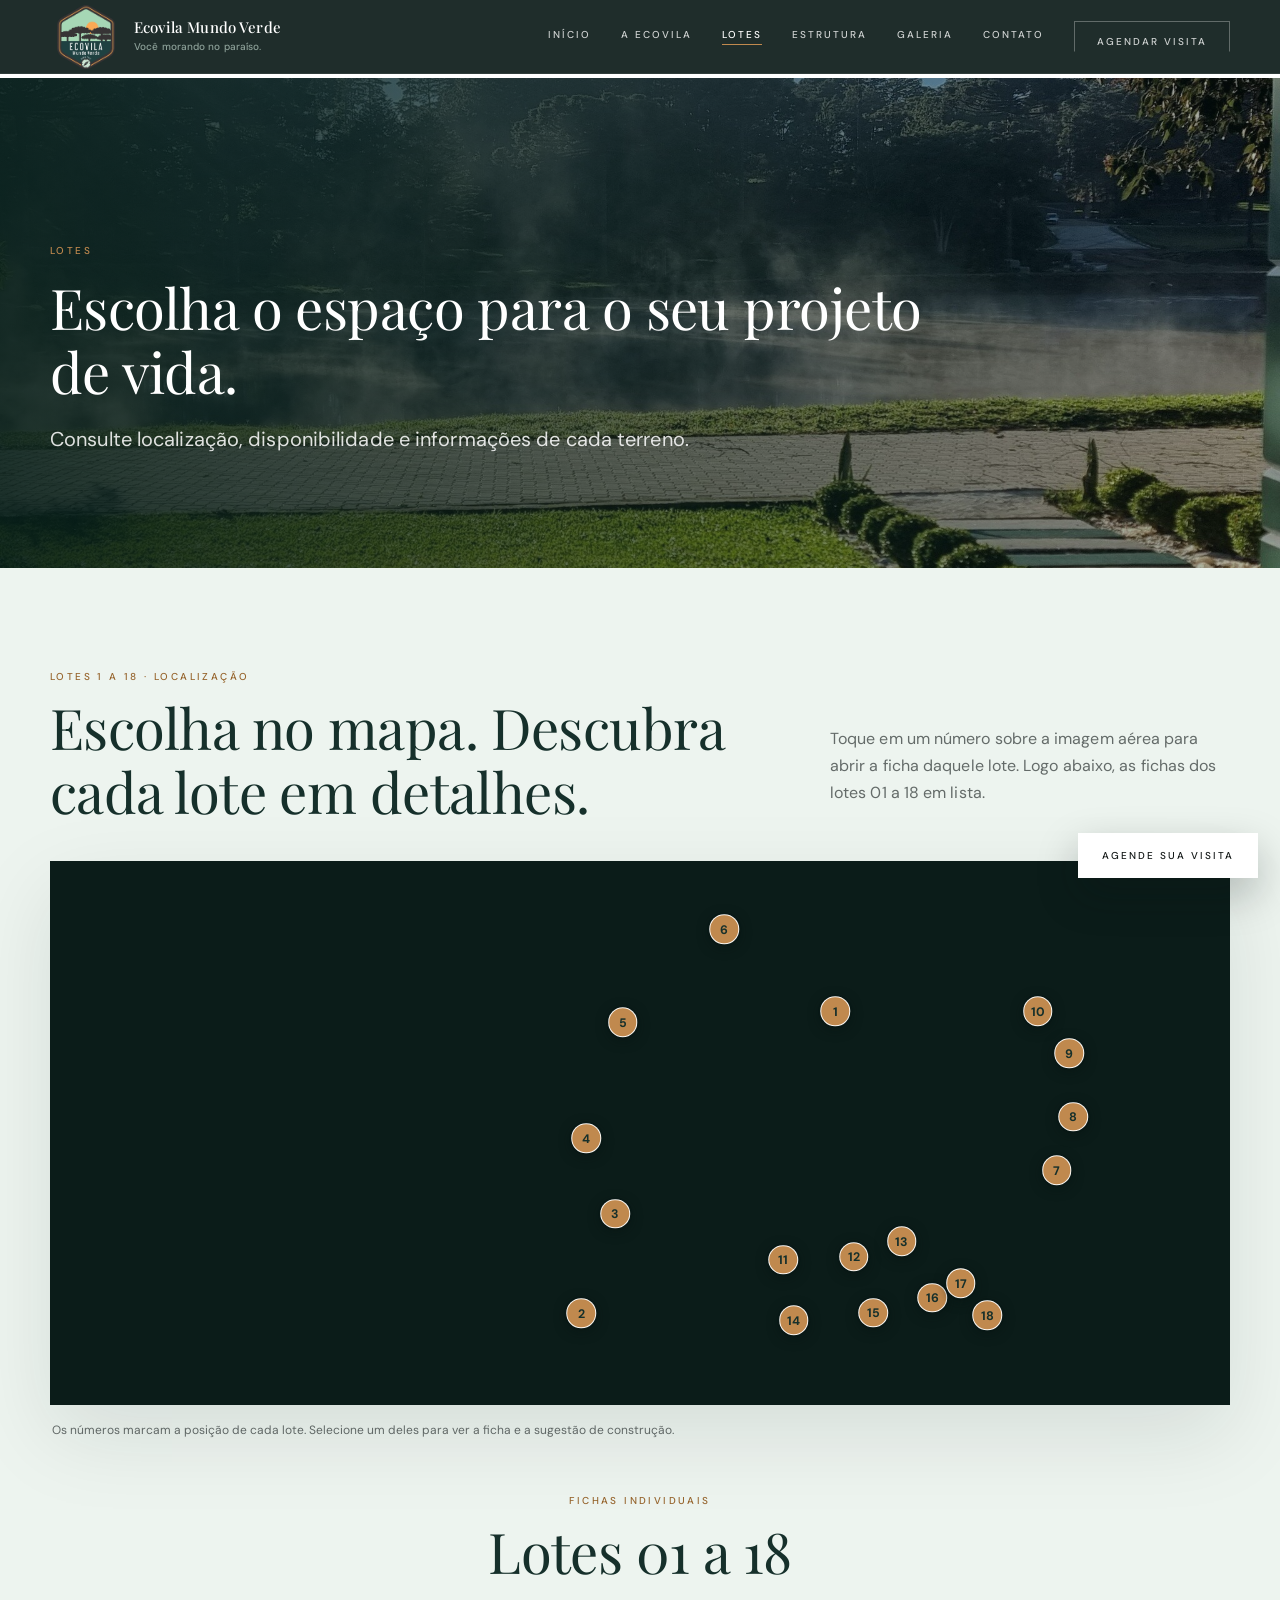
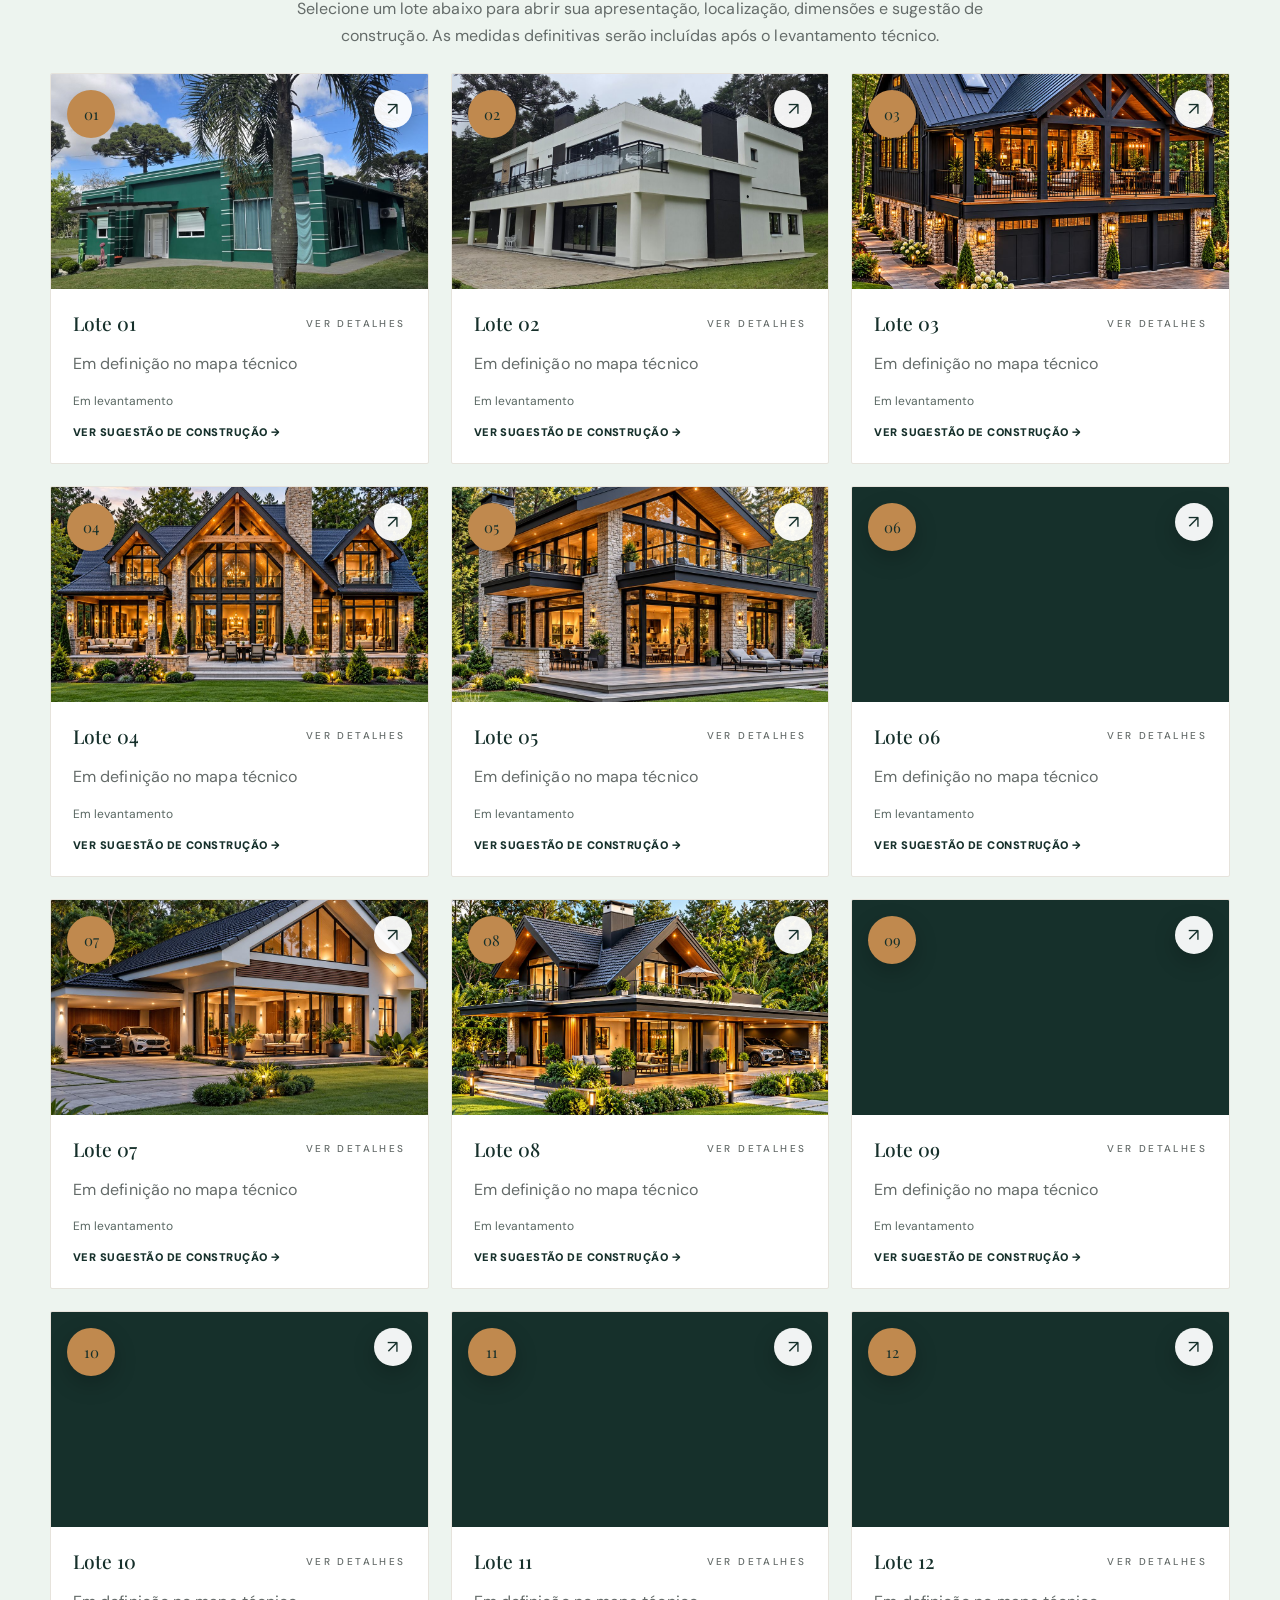
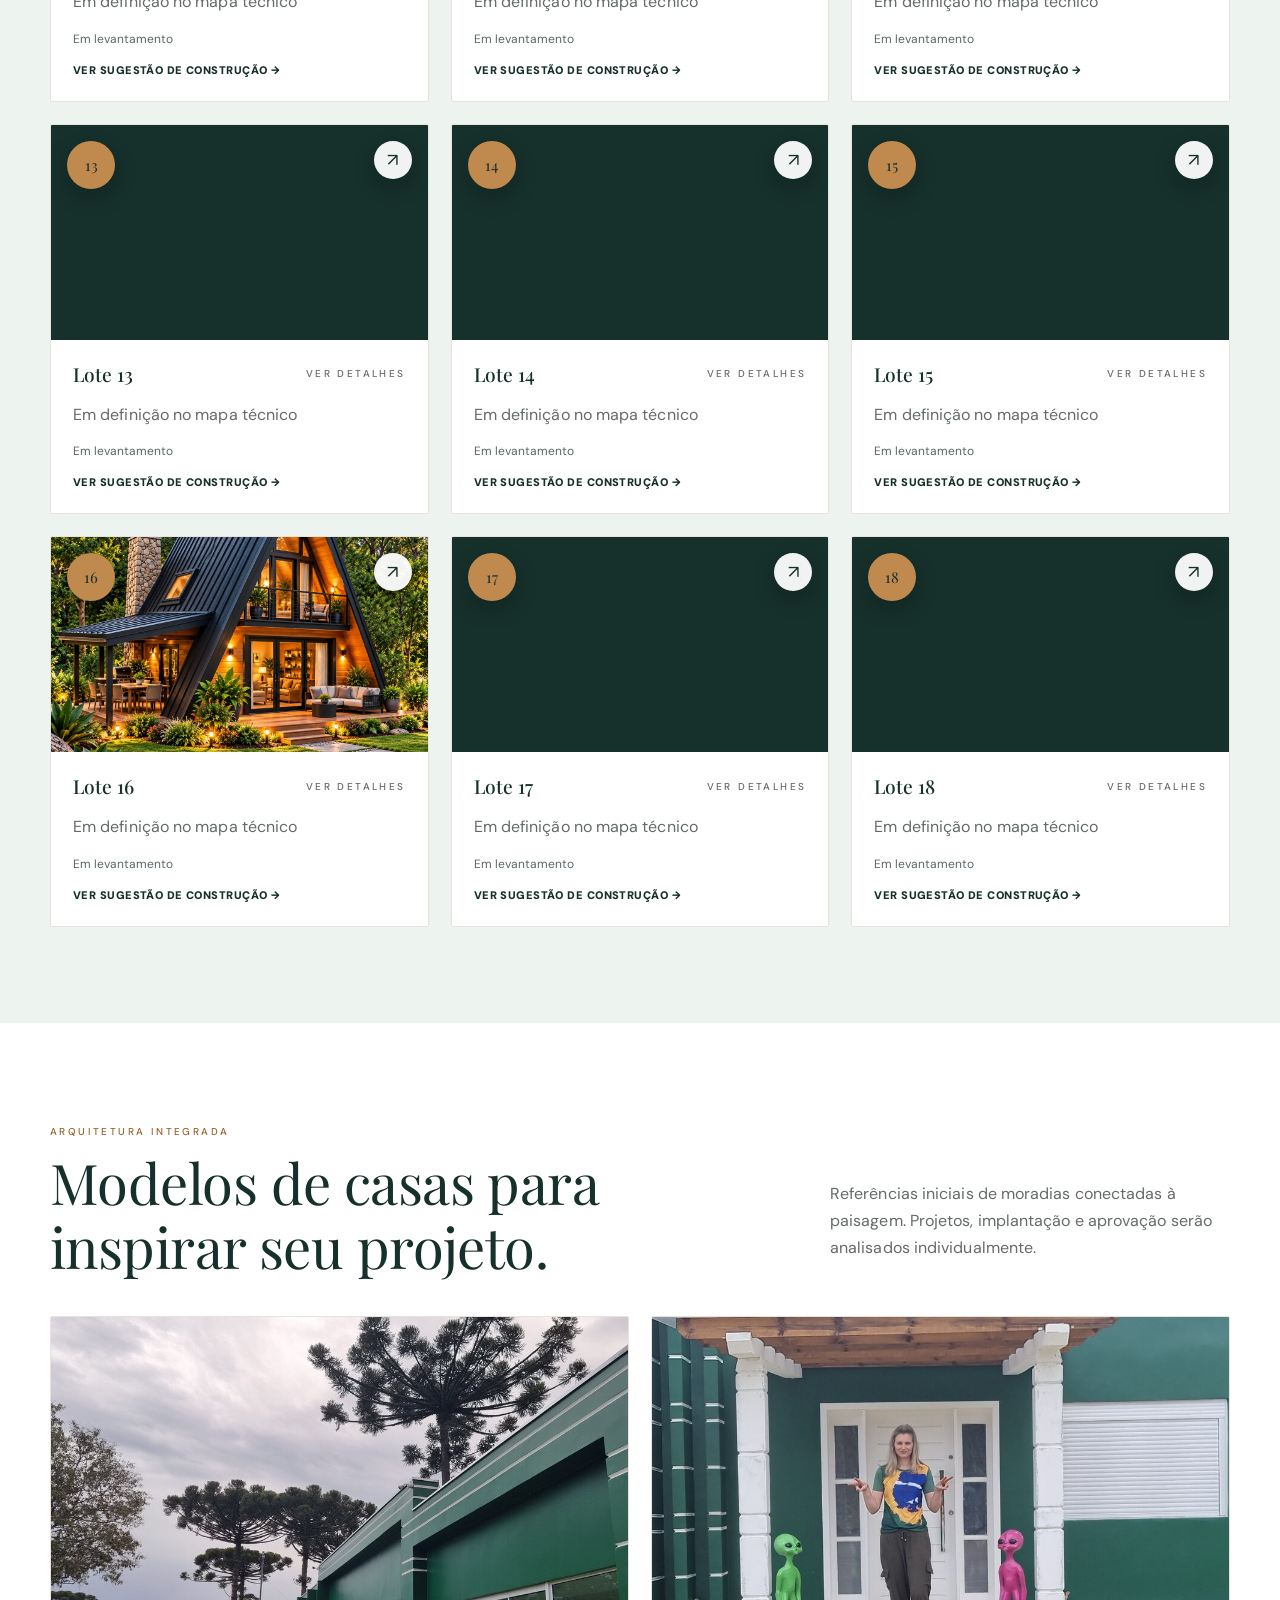
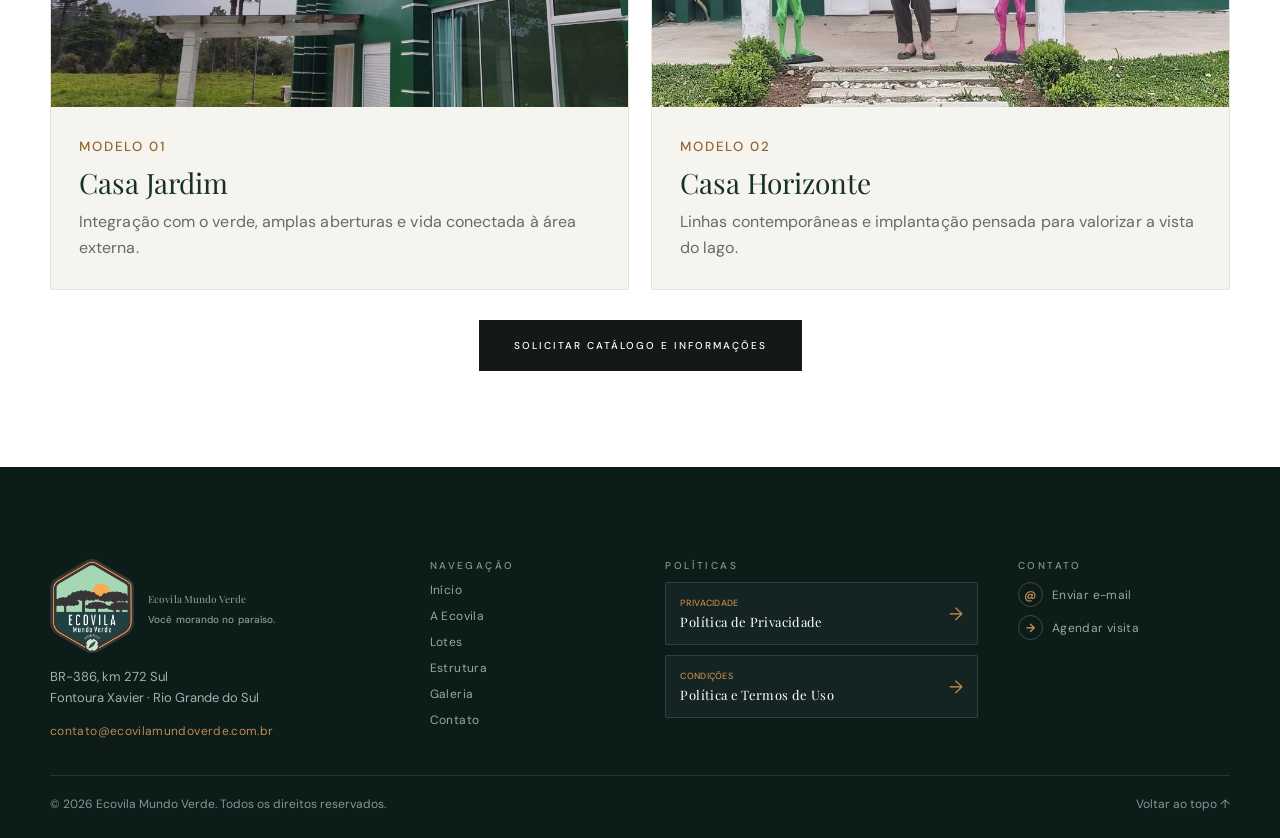
<file: lotes.html>
<!doctype html><html lang="pt-BR"><head><meta charset="utf-8"><meta name="viewport" content="width=device-width,initial-scale=1"><meta name="theme-color" content="#123a33"><meta name="description" content="Conheça os lotes da Ecovila Mundo Verde e solicite informações atualizadas."><meta name="robots" content="index,follow,max-image-preview:large"><meta name="author" content="Ecovila Mundo Verde"><title>Lotes | Ecovila Mundo Verde</title><link rel="canonical" href="https://www.ecovilamundoverde.com.br/lotes.html"><meta property="og:locale" content="pt_BR"><meta property="og:type" content="website"><meta property="og:site_name" content="Ecovila Mundo Verde"><meta property="og:title" content="Lotes | Ecovila Mundo Verde"><meta property="og:description" content="Conheça os lotes da Ecovila Mundo Verde e solicite informações atualizadas."><meta property="og:url" content="https://www.ecovilamundoverde.com.br/lotes.html"><meta property="og:image" content="https://www.ecovilamundoverde.com.br/assets/base-ecovila-25ha.jpg"><meta property="og:image:alt" content="Vista da Ecovila Mundo Verde em Fontoura Xavier, RS"><meta property="og:image:width" content="1600"><meta property="og:image:height" content="738"><meta property="og:image:type" content="image/jpeg"><meta name="twitter:card" content="summary_large_image"><meta name="twitter:title" content="Lotes | Ecovila Mundo Verde"><meta name="twitter:description" content="Conheça os lotes da Ecovila Mundo Verde e solicite informações atualizadas."><meta name="twitter:image" content="https://www.ecovilamundoverde.com.br/assets/base-ecovila-25ha.jpg"><link rel="icon" href="/favicon.ico" sizes="32x32"><link rel="icon" type="image/png" sizes="192x192" href="/assets/icon-192.png"><link rel="apple-touch-icon" href="/apple-touch-icon.png"><link rel="manifest" href="/manifest.webmanifest"><meta name="apple-mobile-web-app-title" content="Mundo Verde"><meta name="mobile-web-app-capable" content="yes"><link rel="preconnect" href="https://fonts.googleapis.com"><link rel="preconnect" href="https://fonts.gstatic.com" crossorigin><link href="https://fonts.googleapis.com/css2?family=Playfair+Display:wght@400;500;600&family=DM+Sans:wght@300;400;500;600&display=swap" rel="stylesheet"><link rel="stylesheet" href="styles.css?v=20261020b"><script type="application/ld+json">{"@context":"https://schema.org","@graph":[{"@type":"Organization","@id":"https://www.ecovilamundoverde.com.br/#organization","name":"Ecovila Mundo Verde","url":"https://www.ecovilamundoverde.com.br/","email":"contato@ecovilamundoverde.com.br","logo":"https://www.ecovilamundoverde.com.br/assets/logo.png","address":{"@type":"PostalAddress","streetAddress":"BR-386, km 272 Sul","addressLocality":"Fontoura Xavier","addressRegion":"RS","addressCountry":"BR"}},{"@type":"Place","@id":"https://www.ecovilamundoverde.com.br/#place","name":"Ecovila Mundo Verde","description":"Ecovila de baixíssima densidade com mais de 25 hectares, 18 lotes, lago, riachos e Mata Atlântica em Fontoura Xavier, Rio Grande do Sul.","address":{"@type":"PostalAddress","streetAddress":"BR-386, km 272 Sul","addressLocality":"Fontoura Xavier","addressRegion":"RS","addressCountry":"BR"}},{"@type":"WebSite","@id":"https://www.ecovilamundoverde.com.br/#website","url":"https://www.ecovilamundoverde.com.br/","name":"Ecovila Mundo Verde","inLanguage":"pt-BR","publisher":{"@id":"https://www.ecovilamundoverde.com.br/#organization"}}]}</script></head><body class="inner-page"><header class="site-header scrolled" id="topo">
    <a class="brand" href="index.html" aria-label="Ecovila Mundo Verde - início">
      <img src="assets/logo.png" alt="Logomarca oficial da Ecovila Mundo Verde" width="1113" height="1241"><div class="brand-copy"><strong>Ecovila Mundo Verde</strong><span class="brand-tagline">Você morando no paraíso.</span></div>
    </a>
    <button class="nav-toggle" aria-label="Abrir menu" aria-expanded="false">☰</button>
    <nav class="nav" aria-label="Navegação principal">
      <a href="index.html">INÍCIO</a><a href="a-ecovila.html">A ECOVILA</a><a href="lotes.html" aria-current="page">LOTES</a><a href="estrutura.html">ESTRUTURA</a><a href="galeria.html">GALERIA</a><a href="contato.html">CONTATO</a>
      <a class="nav-cta" href="contato.html">AGENDAR VISITA</a>
    </nav>
  </header><main>
  <section class="page-hero compact" style="--page-image:url('assets/lago-neblina-manha.jpg')"><div class="container"><span class="eyebrow">LOTES</span><h1>Escolha o espaço para o seu projeto de vida.</h1><p>Consulte localização, disponibilidade e informações de cada terreno.</p></div></section>
  <section class="section lots-section"><div class="container section-head"><div><span class="section-kicker">LOTES 1 A 18 · LOCALIZAÇÃO</span><h2>Escolha no mapa. Descubra cada lote em detalhes.</h2></div><p>Toque em um número sobre a imagem aérea para abrir a ficha daquele lote. Logo abaixo, as fichas dos lotes 01 a 18 em lista.</p></div><div class="container"><figure class="lot-aerial"><div class="lot-aerial-scroll"><div class="lot-aerial-frame"><picture><source media="(max-width:640px)" srcset="assets/lotes/mapa-aereo-mobile.jpg" width="738" height="1600"><img src="assets/lotes/mapa-aereo.jpg" alt="Vista aérea da Ecovila Mundo Verde, com o lago, a mata e a localização dos 18 lotes" decoding="async" width="1600" height="738"></picture><div class="lot-aerial-pins" id="lotMapPins"></div></div></div><figcaption class="lot-aerial-note"><span class="lot-aerial-hint">Arraste para o lado para percorrer o mapa.</span>Os números marcam a posição de cada lote. Selecione um deles para ver a ficha e a sugestão de construção.</figcaption></figure></div><div class="container lot-list-heading" id="lista-lotes"><span class="section-kicker">FICHAS INDIVIDUAIS</span><h2>Lotes 01 a 18</h2><p>Selecione um lote abaixo para abrir sua apresentação, localização, dimensões e sugestão de construção. As medidas definitivas serão incluídas após o levantamento técnico.</p></div><div class="container lot-cards lot-cards-premium" id="lotCards"></div></section>
  <section class="section house-models" id="modelos-casas"><div class="container section-head"><div><span class="section-kicker">ARQUITETURA INTEGRADA</span><h2>Modelos de casas para inspirar seu projeto.</h2></div><p>Referências iniciais de moradias conectadas à paisagem. Projetos, implantação e aprovação serão analisados individualmente.</p></div><div class="container house-model-grid"><article><img src="assets/casa-verde.jpg" alt="Referência de casa integrada à vegetação" loading="lazy" decoding="async" width="1154" height="650"><div><small>MODELO 01</small><h3>Casa Jardim</h3><p>Integração com o verde, amplas aberturas e vida conectada à área externa.</p></div></article><article><img src="assets/casa-frente.jpg" alt="Referência de casa contemporânea" loading="lazy" decoding="async" width="1154" height="650"><div><small>MODELO 02</small><h3>Casa Horizonte</h3><p>Linhas contemporâneas e implantação pensada para valorizar a vista do lago.</p></div></article></div><div class="container house-model-action"><a class="btn btn-primary" href="contato.html">SOLICITAR CATÁLOGO E INFORMAÇÕES</a></div></section>
  <dialog class="lot-modal lot-modal-premium" id="lotModal" aria-labelledby="modalTitle"><div class="modal-media"><img id="modalImage" src="assets/casa-verde.jpg" alt="Sugestão de construção para o lote selecionado" decoding="sync" fetchpriority="high" width="1154" height="650"><p class="modal-media-note">Vídeo da construção em preparação</p></div><div class="modal-content"><button class="modal-close" aria-label="Fechar">&times;</button><span class="section-kicker" id="modalStatus">Lote individualizado</span><h2 id="modalTitle">Lote 03</h2><p class="modal-lead" id="modalText">Um lote integrado à implantação de baiíssima densidade da Ecovila.</p><dl class="lot-specs"><div><dt>Localização</dt><dd id="modalLocation">—</dd></div><div><dt>Área</dt><dd id="modalArea">—</dd></div><div><dt>Dimensões</dt><dd id="modalDimensions">—</dd></div><div><dt>Topografia</dt><dd id="modalTopo">—</dd></div><div><dt>Sugestão de construção</dt><dd id="modalModel">—</dd></div></dl><div class="modal-actions"><a class="btn btn-primary" href="contato.html">Pedir informações</a><button class="btn btn-outline" type="button" id="copyLot">Copiar referência</button></div></div></dialog></main><a class="wa-float" data-wa hidden href="#" target="_blank" rel="noopener" aria-label="Conversar pelo WhatsApp"><svg viewBox="0 0 24 24" fill="currentColor" aria-hidden="true" focusable="false"><path d="M17.472 14.382c-.297-.149-1.758-.867-2.03-.967-.273-.099-.471-.148-.67.15-.197.297-.767.966-.94 1.164-.173.199-.347.223-.644.075-.297-.15-1.255-.463-2.39-1.475-.883-.788-1.48-1.761-1.653-2.059-.173-.297-.018-.458.13-.606.134-.133.298-.347.446-.52.149-.174.198-.298.298-.497.099-.198.05-.371-.025-.52-.075-.149-.669-1.612-.916-2.207-.242-.579-.487-.5-.669-.51a12.8 12.8 0 0 0-.57-.01c-.198 0-.52.074-.792.372-.272.297-1.04 1.016-1.04 2.479 0 1.462 1.065 2.875 1.213 3.074.149.198 2.096 3.2 5.077 4.487.709.306 1.262.489 1.694.625.712.227 1.36.195 1.872.118.571-.085 1.758-.719 2.006-1.413.248-.694.248-1.289.173-1.413-.074-.124-.272-.198-.57-.347m-5.421 7.403h-.004a9.87 9.87 0 0 1-5.031-1.378l-.361-.214-3.741.982.998-3.648-.235-.374a9.86 9.86 0 0 1-1.51-5.26c.001-5.45 4.436-9.884 9.888-9.884a9.82 9.82 0 0 1 6.988 2.896 9.825 9.825 0 0 1 2.893 6.994c-.003 5.45-4.437 9.884-9.885 9.884m8.413-18.297A11.815 11.815 0 0 0 12.05 0C5.495 0 .16 5.335.157 11.892c0 2.096.547 4.142 1.588 5.945L.057 24l6.305-1.654a11.882 11.882 0 0 0 5.683 1.448h.005c6.554 0 11.89-5.335 11.893-11.893A11.821 11.821 0 0 0 20.465 3.488"/></svg></a><a class="visit-float" href="contato.html" aria-label="Agende sua visita à Ecovila Mundo Verde">AGENDE SUA VISITA</a><footer>
    <div class="container footer-main footer-expanded">
      <div class="footer-brand-block"><div class="footer-brand"><img src="assets/logo.png" alt="Logomarca oficial da Ecovila Mundo Verde" loading="lazy" decoding="async" width="1113" height="1241"><div><strong>Ecovila Mundo Verde</strong><span class="brand-tagline footer-tagline">Você morando no paraíso.</span></div></div><address>BR-386, km 272 Sul<br>Fontoura Xavier · Rio Grande do Sul</address><a class="footer-email" href="mailto:contato@ecovilamundoverde.com.br">contato@ecovilamundoverde.com.br</a></div>
      <div><strong>NAVEGAÇÃO</strong><a href="index.html">Início</a><a href="a-ecovila.html">A Ecovila</a><a href="lotes.html">Lotes</a><a href="estrutura.html">Estrutura</a><a href="galeria.html">Galeria</a><a href="contato.html">Contato</a></div>
      <div><strong>POLÍTICAS</strong><div class="policy-links"><a href="politica-de-privacidade.html"><span>PRIVACIDADE</span><b>Política de Privacidade</b><i>→</i></a><a href="termos-de-uso.html"><span>CONDIÇÕES</span><b>Política e Termos de Uso</b><i>→</i></a></div></div>
      <div><strong>CONTATO</strong><div class="social-list"><a class="social-link" href="mailto:contato@ecovilamundoverde.com.br"><b>@</b>Enviar e-mail</a><a class="social-link" data-wa hidden href="#" rel="noopener"><b>✆</b>WhatsApp</a><a class="social-link" href="contato.html"><b>→</b>Agendar visita</a></div></div>
    </div>
    <div class="container footer-bottom"><span>© 2026 Ecovila Mundo Verde. Todos os direitos reservados.</span><a href="#topo">Voltar ao topo ↑</a></div>
  </footer><script src="script.js?v=20261019" defer></script></body></html>
</file>
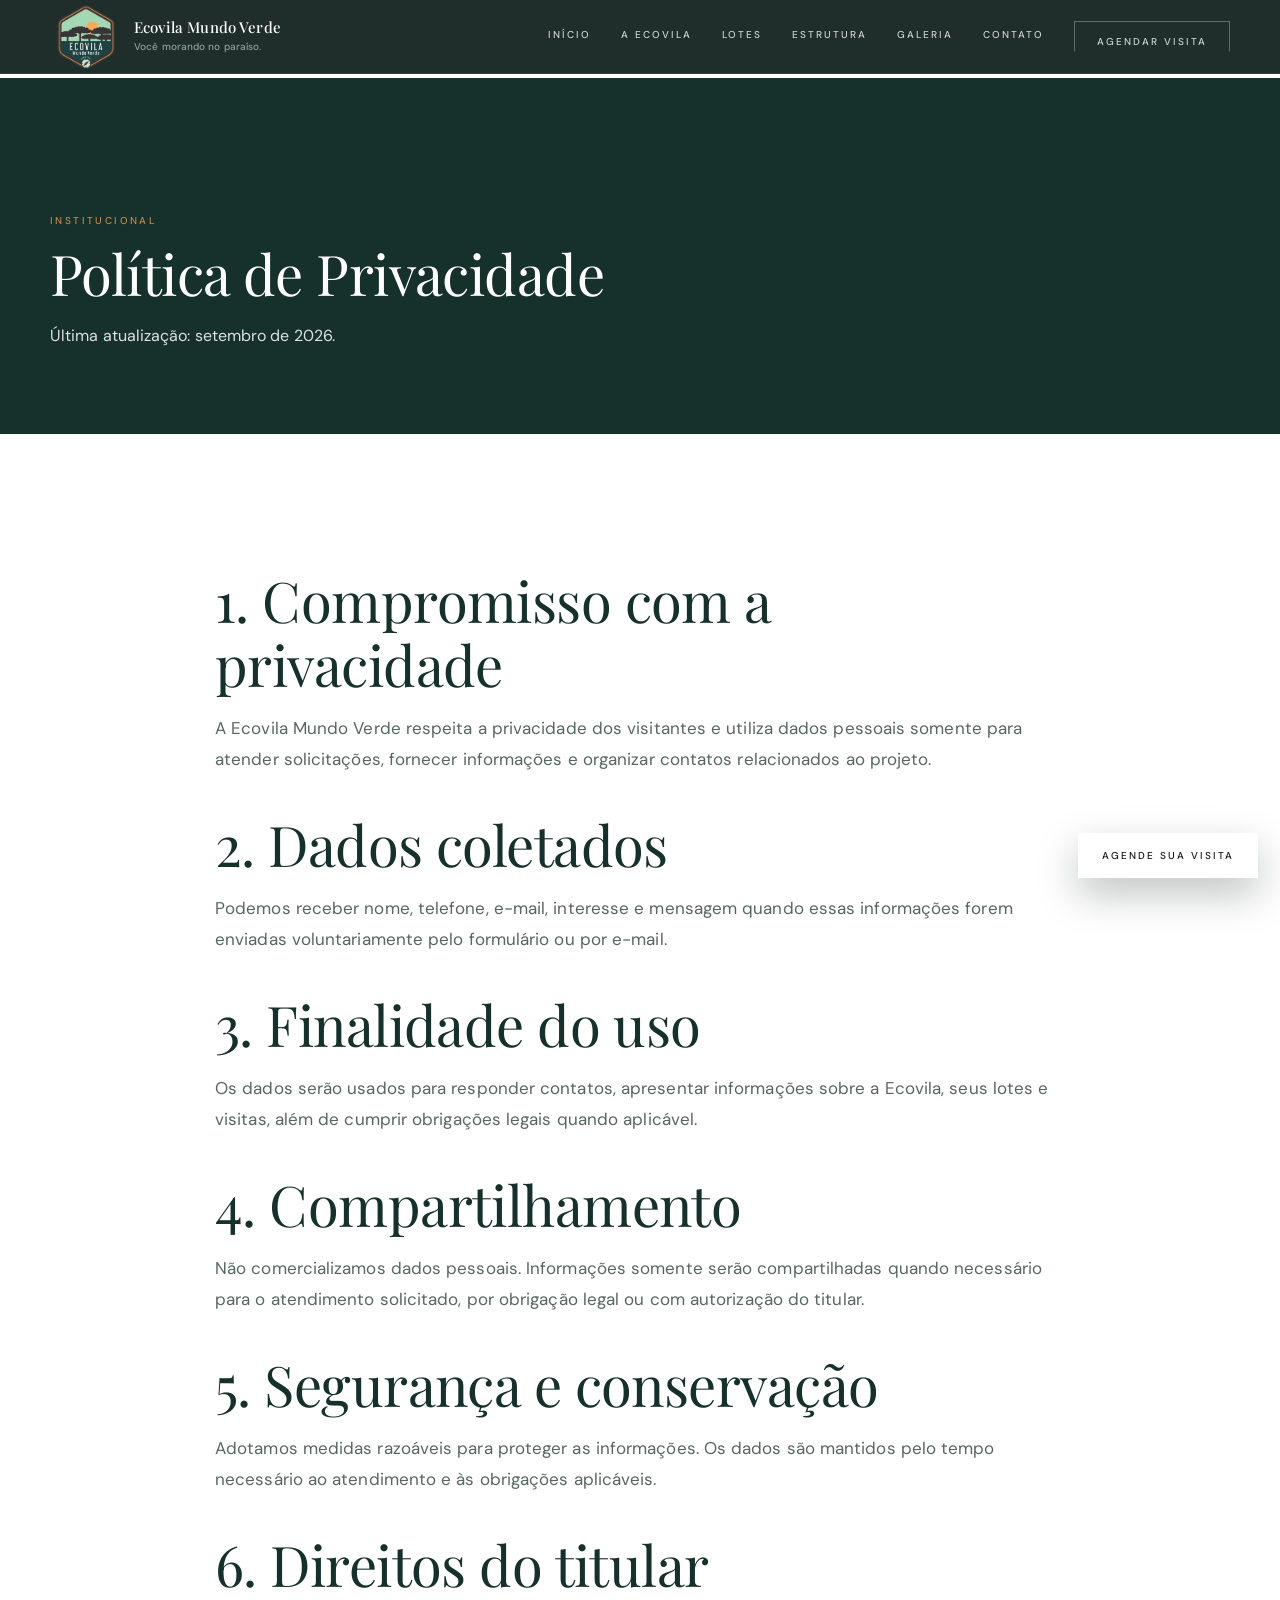
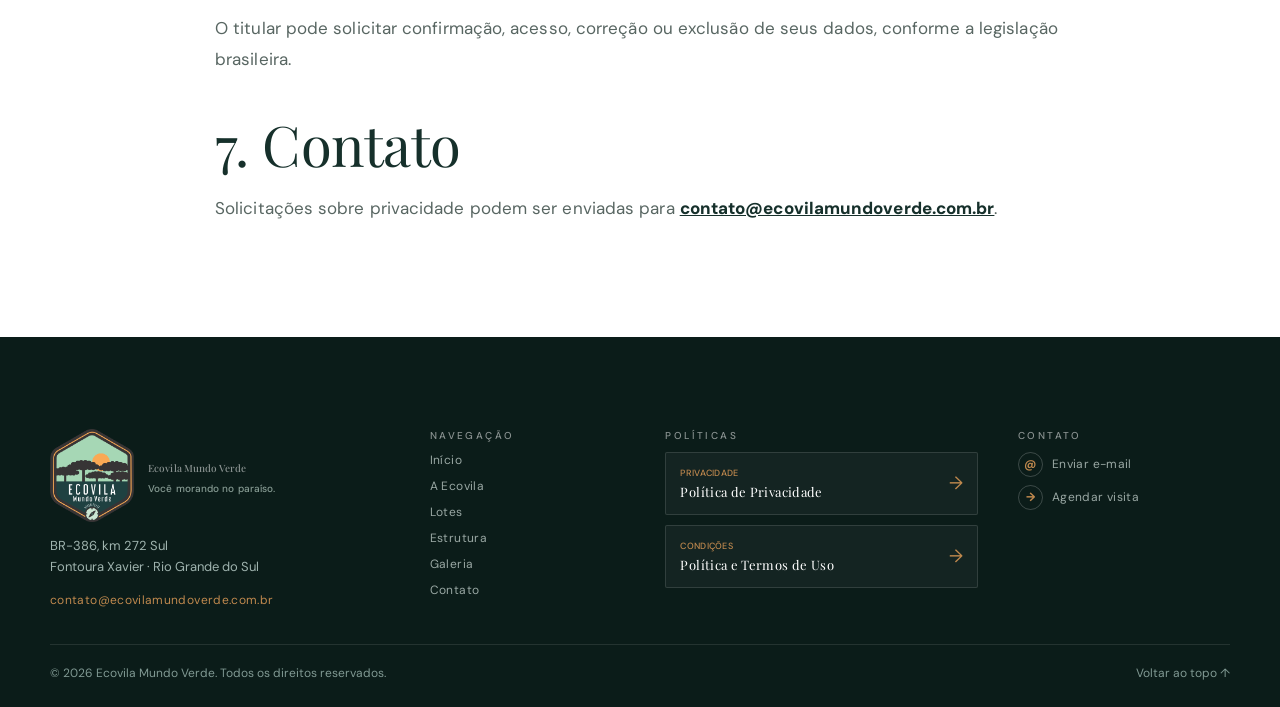
<file: politica-de-privacidade.html>
<!doctype html><html lang="pt-BR"><head><meta charset="utf-8"><meta name="viewport" content="width=device-width,initial-scale=1"><meta name="theme-color" content="#123a33"><meta name="description" content="Política de Privacidade da Ecovila Mundo Verde."><meta name="robots" content="index,follow,max-image-preview:large"><meta name="author" content="Ecovila Mundo Verde"><title>Política de Privacidade | Ecovila Mundo Verde</title><link rel="canonical" href="https://www.ecovilamundoverde.com.br/politica-de-privacidade.html"><meta property="og:locale" content="pt_BR"><meta property="og:type" content="website"><meta property="og:site_name" content="Ecovila Mundo Verde"><meta property="og:title" content="Política de Privacidade | Ecovila Mundo Verde"><meta property="og:description" content="Política de Privacidade da Ecovila Mundo Verde."><meta property="og:url" content="https://www.ecovilamundoverde.com.br/politica-de-privacidade.html"><meta property="og:image" content="https://www.ecovilamundoverde.com.br/assets/base-ecovila-25ha.jpg"><meta property="og:image:alt" content="Vista da Ecovila Mundo Verde em Fontoura Xavier, RS"><meta property="og:image:width" content="1600"><meta property="og:image:height" content="738"><meta property="og:image:type" content="image/jpeg"><meta name="twitter:card" content="summary_large_image"><meta name="twitter:title" content="Política de Privacidade | Ecovila Mundo Verde"><meta name="twitter:description" content="Política de Privacidade da Ecovila Mundo Verde."><meta name="twitter:image" content="https://www.ecovilamundoverde.com.br/assets/base-ecovila-25ha.jpg"><link rel="icon" href="/favicon.ico" sizes="32x32"><link rel="icon" type="image/png" sizes="192x192" href="/assets/icon-192.png"><link rel="apple-touch-icon" href="/apple-touch-icon.png"><link rel="manifest" href="/manifest.webmanifest"><meta name="apple-mobile-web-app-title" content="Mundo Verde"><meta name="mobile-web-app-capable" content="yes"><link rel="preconnect" href="https://fonts.googleapis.com"><link rel="preconnect" href="https://fonts.gstatic.com" crossorigin><link href="https://fonts.googleapis.com/css2?family=Playfair+Display:wght@400;500;600&family=DM+Sans:wght@300;400;500;600&display=swap" rel="stylesheet"><link rel="stylesheet" href="styles.css?v=20261020b"><script type="application/ld+json">{"@context":"https://schema.org","@graph":[{"@type":"Organization","@id":"https://www.ecovilamundoverde.com.br/#organization","name":"Ecovila Mundo Verde","url":"https://www.ecovilamundoverde.com.br/","email":"contato@ecovilamundoverde.com.br","logo":"https://www.ecovilamundoverde.com.br/assets/logo.png","address":{"@type":"PostalAddress","streetAddress":"BR-386, km 272 Sul","addressLocality":"Fontoura Xavier","addressRegion":"RS","addressCountry":"BR"}},{"@type":"Place","@id":"https://www.ecovilamundoverde.com.br/#place","name":"Ecovila Mundo Verde","description":"Ecovila de baixíssima densidade com mais de 25 hectares, 18 lotes, lago, riachos e Mata Atlântica em Fontoura Xavier, Rio Grande do Sul.","address":{"@type":"PostalAddress","streetAddress":"BR-386, km 272 Sul","addressLocality":"Fontoura Xavier","addressRegion":"RS","addressCountry":"BR"}},{"@type":"WebSite","@id":"https://www.ecovilamundoverde.com.br/#website","url":"https://www.ecovilamundoverde.com.br/","name":"Ecovila Mundo Verde","inLanguage":"pt-BR","publisher":{"@id":"https://www.ecovilamundoverde.com.br/#organization"}}]}</script></head><body class="inner-page"><header class="site-header scrolled" id="topo">
    <a class="brand" href="index.html" aria-label="Ecovila Mundo Verde - início">
      <img src="assets/logo.png" alt="Logomarca oficial da Ecovila Mundo Verde" width="1113" height="1241"><div class="brand-copy"><strong>Ecovila Mundo Verde</strong><span class="brand-tagline">Você morando no paraíso.</span></div>
    </a>
    <button class="nav-toggle" aria-label="Abrir menu" aria-expanded="false">☰</button>
    <nav class="nav" aria-label="Navegação principal">
      <a href="index.html">INÍCIO</a><a href="a-ecovila.html">A ECOVILA</a><a href="lotes.html">LOTES</a><a href="estrutura.html">ESTRUTURA</a><a href="galeria.html">GALERIA</a><a href="contato.html">CONTATO</a>
      <a class="nav-cta" href="contato.html">AGENDAR VISITA</a>
    </nav>
  </header><main><section class="legal-hero"><div class="container"><span class="section-kicker">INSTITUCIONAL</span><h1>Política de Privacidade</h1><p>Última atualização: setembro de 2026.</p></div></section><section class="section legal-section"><article class="container legal-copy"><h2>1. Compromisso com a privacidade</h2><p>A Ecovila Mundo Verde respeita a privacidade dos visitantes e utiliza dados pessoais somente para atender solicitações, fornecer informações e organizar contatos relacionados ao projeto.</p><h2>2. Dados coletados</h2><p>Podemos receber nome, telefone, e-mail, interesse e mensagem quando essas informações forem enviadas voluntariamente pelo formulário ou por e-mail.</p><h2>3. Finalidade do uso</h2><p>Os dados serão usados para responder contatos, apresentar informações sobre a Ecovila, seus lotes e visitas, além de cumprir obrigações legais quando aplicável.</p><h2>4. Compartilhamento</h2><p>Não comercializamos dados pessoais. Informações somente serão compartilhadas quando necessário para o atendimento solicitado, por obrigação legal ou com autorização do titular.</p><h2>5. Segurança e conservação</h2><p>Adotamos medidas razoáveis para proteger as informações. Os dados são mantidos pelo tempo necessário ao atendimento e às obrigações aplicáveis.</p><h2>6. Direitos do titular</h2><p>O titular pode solicitar confirmação, acesso, correção ou exclusão de seus dados, conforme a legislação brasileira.</p><h2>7. Contato</h2><p>Solicitações sobre privacidade podem ser enviadas para <a href="mailto:contato@ecovilamundoverde.com.br">contato@ecovilamundoverde.com.br</a>.</p></article></section></main><a class="wa-float" data-wa hidden href="#" target="_blank" rel="noopener" aria-label="Conversar pelo WhatsApp"><svg viewBox="0 0 24 24" fill="currentColor" aria-hidden="true" focusable="false"><path d="M17.472 14.382c-.297-.149-1.758-.867-2.03-.967-.273-.099-.471-.148-.67.15-.197.297-.767.966-.94 1.164-.173.199-.347.223-.644.075-.297-.15-1.255-.463-2.39-1.475-.883-.788-1.48-1.761-1.653-2.059-.173-.297-.018-.458.13-.606.134-.133.298-.347.446-.52.149-.174.198-.298.298-.497.099-.198.05-.371-.025-.52-.075-.149-.669-1.612-.916-2.207-.242-.579-.487-.5-.669-.51a12.8 12.8 0 0 0-.57-.01c-.198 0-.52.074-.792.372-.272.297-1.04 1.016-1.04 2.479 0 1.462 1.065 2.875 1.213 3.074.149.198 2.096 3.2 5.077 4.487.709.306 1.262.489 1.694.625.712.227 1.36.195 1.872.118.571-.085 1.758-.719 2.006-1.413.248-.694.248-1.289.173-1.413-.074-.124-.272-.198-.57-.347m-5.421 7.403h-.004a9.87 9.87 0 0 1-5.031-1.378l-.361-.214-3.741.982.998-3.648-.235-.374a9.86 9.86 0 0 1-1.51-5.26c.001-5.45 4.436-9.884 9.888-9.884a9.82 9.82 0 0 1 6.988 2.896 9.825 9.825 0 0 1 2.893 6.994c-.003 5.45-4.437 9.884-9.885 9.884m8.413-18.297A11.815 11.815 0 0 0 12.05 0C5.495 0 .16 5.335.157 11.892c0 2.096.547 4.142 1.588 5.945L.057 24l6.305-1.654a11.882 11.882 0 0 0 5.683 1.448h.005c6.554 0 11.89-5.335 11.893-11.893A11.821 11.821 0 0 0 20.465 3.488"/></svg></a><a class="visit-float" href="contato.html" aria-label="Agende sua visita à Ecovila Mundo Verde">AGENDE SUA VISITA</a><footer>
    <div class="container footer-main footer-expanded">
      <div class="footer-brand-block"><div class="footer-brand"><img src="assets/logo.png" alt="Logomarca oficial da Ecovila Mundo Verde" loading="lazy" decoding="async" width="1113" height="1241"><div><strong>Ecovila Mundo Verde</strong><span class="brand-tagline footer-tagline">Você morando no paraíso.</span></div></div><address>BR-386, km 272 Sul<br>Fontoura Xavier · Rio Grande do Sul</address><a class="footer-email" href="mailto:contato@ecovilamundoverde.com.br">contato@ecovilamundoverde.com.br</a></div>
      <div><strong>NAVEGAÇÃO</strong><a href="index.html">Início</a><a href="a-ecovila.html">A Ecovila</a><a href="lotes.html">Lotes</a><a href="estrutura.html">Estrutura</a><a href="galeria.html">Galeria</a><a href="contato.html">Contato</a></div>
      <div><strong>POLÍTICAS</strong><div class="policy-links"><a href="politica-de-privacidade.html"><span>PRIVACIDADE</span><b>Política de Privacidade</b><i>→</i></a><a href="termos-de-uso.html"><span>CONDIÇÕES</span><b>Política e Termos de Uso</b><i>→</i></a></div></div>
      <div><strong>CONTATO</strong><div class="social-list"><a class="social-link" href="mailto:contato@ecovilamundoverde.com.br"><b>@</b>Enviar e-mail</a><a class="social-link" data-wa hidden href="#" rel="noopener"><b>✆</b>WhatsApp</a><a class="social-link" href="contato.html"><b>→</b>Agendar visita</a></div></div>
    </div>
    <div class="container footer-bottom"><span>© 2026 Ecovila Mundo Verde. Todos os direitos reservados.</span><a href="#topo">Voltar ao topo ↑</a></div>
  </footer><script src="script.js?v=20261019" defer></script></body></html>
</file>
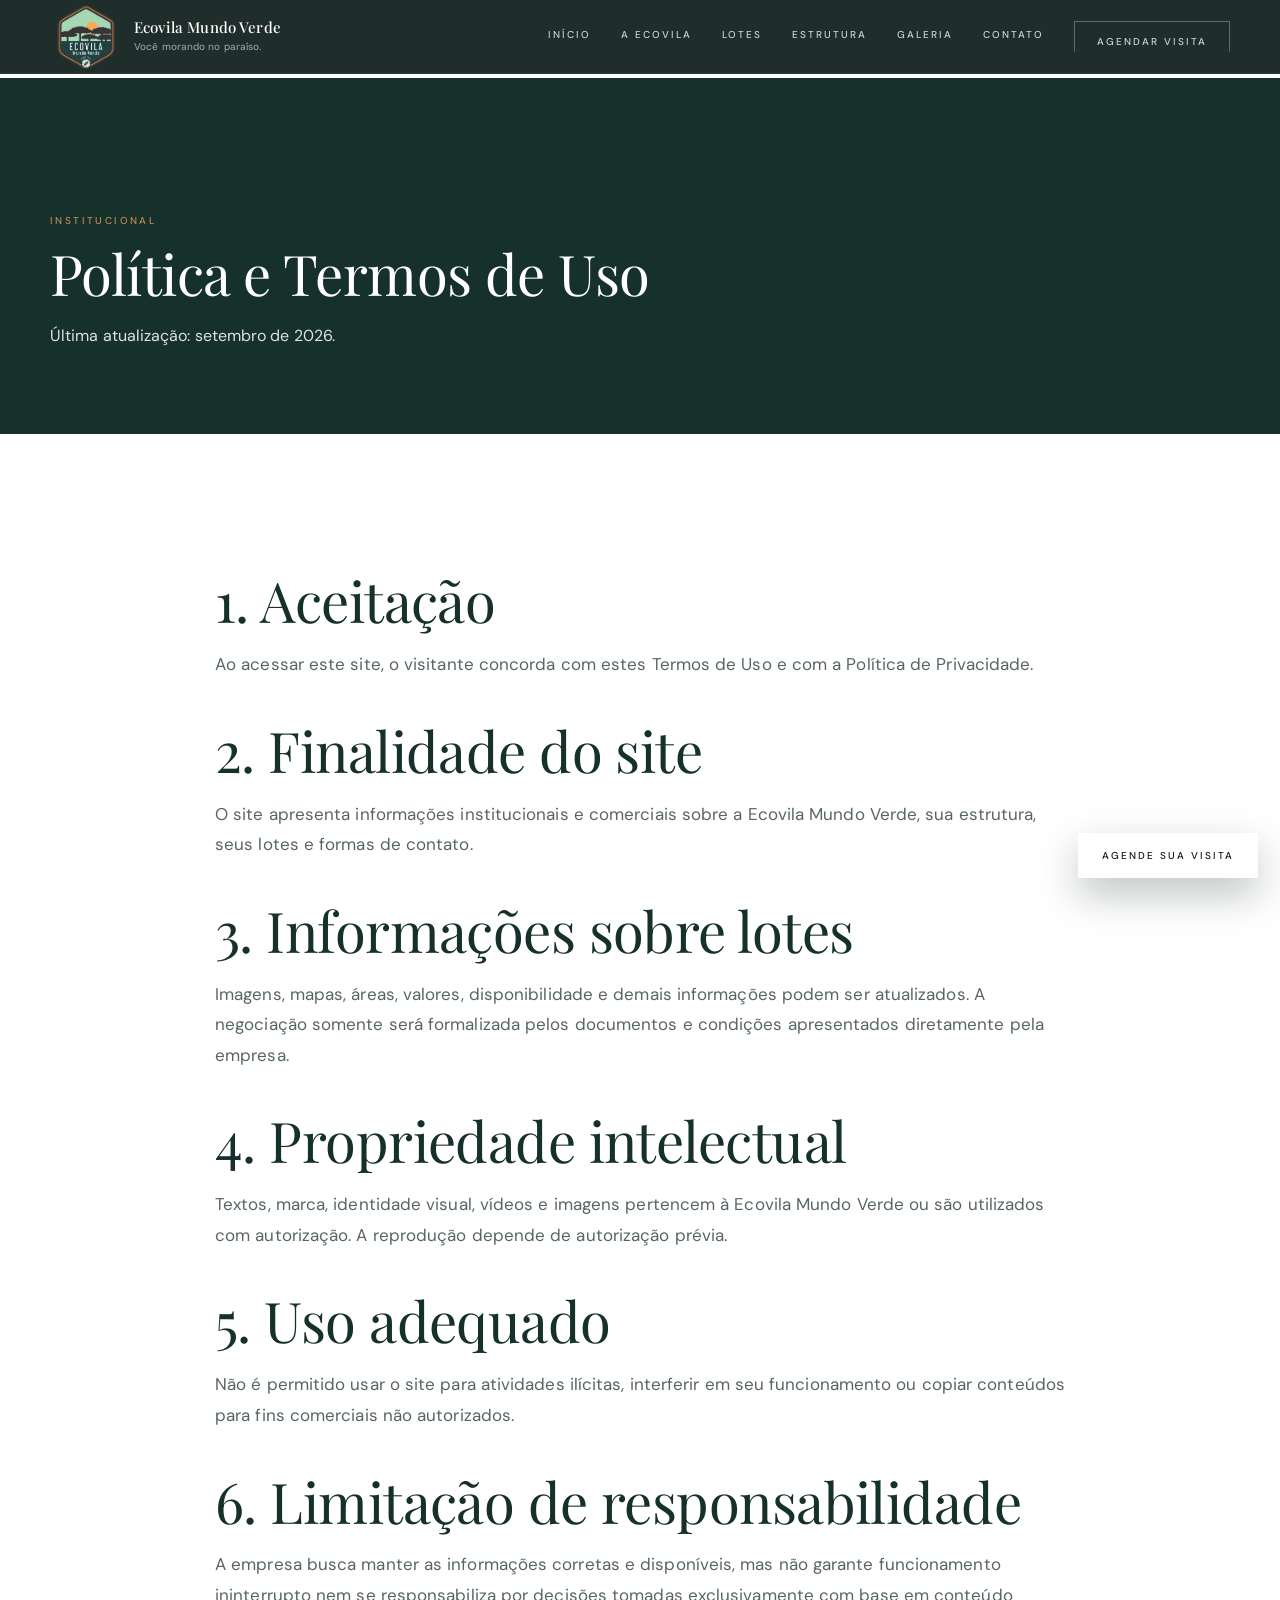
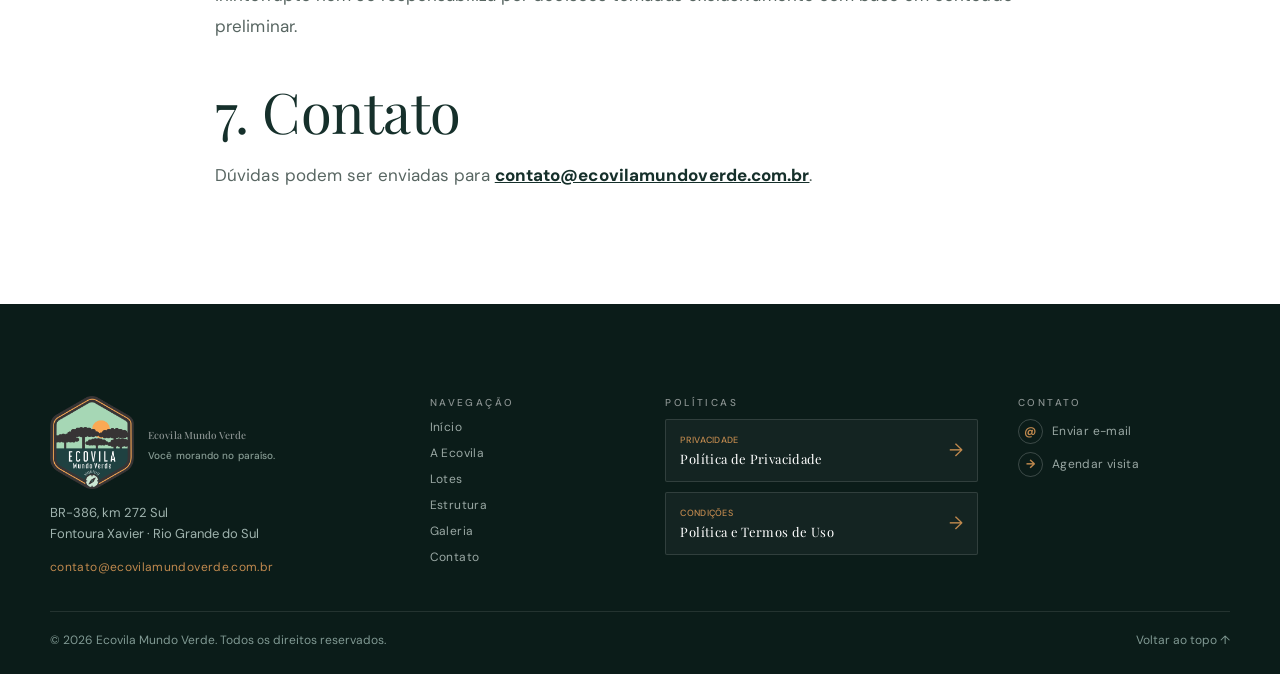
<file: termos-de-uso.html>
<!doctype html><html lang="pt-BR"><head><meta charset="utf-8"><meta name="viewport" content="width=device-width,initial-scale=1"><meta name="theme-color" content="#123a33"><meta name="description" content="Política e Termos de Uso do site da Ecovila Mundo Verde."><meta name="robots" content="index,follow,max-image-preview:large"><meta name="author" content="Ecovila Mundo Verde"><title>Política e Termos de Uso | Ecovila Mundo Verde</title><link rel="canonical" href="https://www.ecovilamundoverde.com.br/termos-de-uso.html"><meta property="og:locale" content="pt_BR"><meta property="og:type" content="website"><meta property="og:site_name" content="Ecovila Mundo Verde"><meta property="og:title" content="Política e Termos de Uso | Ecovila Mundo Verde"><meta property="og:description" content="Política e Termos de Uso do site da Ecovila Mundo Verde."><meta property="og:url" content="https://www.ecovilamundoverde.com.br/termos-de-uso.html"><meta property="og:image" content="https://www.ecovilamundoverde.com.br/assets/base-ecovila-25ha.jpg"><meta property="og:image:alt" content="Vista da Ecovila Mundo Verde em Fontoura Xavier, RS"><meta property="og:image:width" content="1600"><meta property="og:image:height" content="738"><meta property="og:image:type" content="image/jpeg"><meta name="twitter:card" content="summary_large_image"><meta name="twitter:title" content="Política e Termos de Uso | Ecovila Mundo Verde"><meta name="twitter:description" content="Política e Termos de Uso do site da Ecovila Mundo Verde."><meta name="twitter:image" content="https://www.ecovilamundoverde.com.br/assets/base-ecovila-25ha.jpg"><link rel="icon" href="/favicon.ico" sizes="32x32"><link rel="icon" type="image/png" sizes="192x192" href="/assets/icon-192.png"><link rel="apple-touch-icon" href="/apple-touch-icon.png"><link rel="manifest" href="/manifest.webmanifest"><meta name="apple-mobile-web-app-title" content="Mundo Verde"><meta name="mobile-web-app-capable" content="yes"><link rel="preconnect" href="https://fonts.googleapis.com"><link rel="preconnect" href="https://fonts.gstatic.com" crossorigin><link href="https://fonts.googleapis.com/css2?family=Playfair+Display:wght@400;500;600&family=DM+Sans:wght@300;400;500;600&display=swap" rel="stylesheet"><link rel="stylesheet" href="styles.css?v=20261020b"><script type="application/ld+json">{"@context":"https://schema.org","@graph":[{"@type":"Organization","@id":"https://www.ecovilamundoverde.com.br/#organization","name":"Ecovila Mundo Verde","url":"https://www.ecovilamundoverde.com.br/","email":"contato@ecovilamundoverde.com.br","logo":"https://www.ecovilamundoverde.com.br/assets/logo.png","address":{"@type":"PostalAddress","streetAddress":"BR-386, km 272 Sul","addressLocality":"Fontoura Xavier","addressRegion":"RS","addressCountry":"BR"}},{"@type":"Place","@id":"https://www.ecovilamundoverde.com.br/#place","name":"Ecovila Mundo Verde","description":"Ecovila de baixíssima densidade com mais de 25 hectares, 18 lotes, lago, riachos e Mata Atlântica em Fontoura Xavier, Rio Grande do Sul.","address":{"@type":"PostalAddress","streetAddress":"BR-386, km 272 Sul","addressLocality":"Fontoura Xavier","addressRegion":"RS","addressCountry":"BR"}},{"@type":"WebSite","@id":"https://www.ecovilamundoverde.com.br/#website","url":"https://www.ecovilamundoverde.com.br/","name":"Ecovila Mundo Verde","inLanguage":"pt-BR","publisher":{"@id":"https://www.ecovilamundoverde.com.br/#organization"}}]}</script></head><body class="inner-page"><header class="site-header scrolled" id="topo">
    <a class="brand" href="index.html" aria-label="Ecovila Mundo Verde - início">
      <img src="assets/logo.png" alt="Logomarca oficial da Ecovila Mundo Verde" width="1113" height="1241"><div class="brand-copy"><strong>Ecovila Mundo Verde</strong><span class="brand-tagline">Você morando no paraíso.</span></div>
    </a>
    <button class="nav-toggle" aria-label="Abrir menu" aria-expanded="false">☰</button>
    <nav class="nav" aria-label="Navegação principal">
      <a href="index.html">INÍCIO</a><a href="a-ecovila.html">A ECOVILA</a><a href="lotes.html">LOTES</a><a href="estrutura.html">ESTRUTURA</a><a href="galeria.html">GALERIA</a><a href="contato.html">CONTATO</a>
      <a class="nav-cta" href="contato.html">AGENDAR VISITA</a>
    </nav>
  </header><main><section class="legal-hero"><div class="container"><span class="section-kicker">INSTITUCIONAL</span><h1>Política e Termos de Uso</h1><p>Última atualização: setembro de 2026.</p></div></section><section class="section legal-section"><article class="container legal-copy"><h2>1. Aceitação</h2><p>Ao acessar este site, o visitante concorda com estes Termos de Uso e com a Política de Privacidade.</p><h2>2. Finalidade do site</h2><p>O site apresenta informações institucionais e comerciais sobre a Ecovila Mundo Verde, sua estrutura, seus lotes e formas de contato.</p><h2>3. Informações sobre lotes</h2><p>Imagens, mapas, áreas, valores, disponibilidade e demais informações podem ser atualizados. A negociação somente será formalizada pelos documentos e condições apresentados diretamente pela empresa.</p><h2>4. Propriedade intelectual</h2><p>Textos, marca, identidade visual, vídeos e imagens pertencem à Ecovila Mundo Verde ou são utilizados com autorização. A reprodução depende de autorização prévia.</p><h2>5. Uso adequado</h2><p>Não é permitido usar o site para atividades ilícitas, interferir em seu funcionamento ou copiar conteúdos para fins comerciais não autorizados.</p><h2>6. Limitação de responsabilidade</h2><p>A empresa busca manter as informações corretas e disponíveis, mas não garante funcionamento ininterrupto nem se responsabiliza por decisões tomadas exclusivamente com base em conteúdo preliminar.</p><h2>7. Contato</h2><p>Dúvidas podem ser enviadas para <a href="mailto:contato@ecovilamundoverde.com.br">contato@ecovilamundoverde.com.br</a>.</p></article></section></main><a class="wa-float" data-wa hidden href="#" target="_blank" rel="noopener" aria-label="Conversar pelo WhatsApp"><svg viewBox="0 0 24 24" fill="currentColor" aria-hidden="true" focusable="false"><path d="M17.472 14.382c-.297-.149-1.758-.867-2.03-.967-.273-.099-.471-.148-.67.15-.197.297-.767.966-.94 1.164-.173.199-.347.223-.644.075-.297-.15-1.255-.463-2.39-1.475-.883-.788-1.48-1.761-1.653-2.059-.173-.297-.018-.458.13-.606.134-.133.298-.347.446-.52.149-.174.198-.298.298-.497.099-.198.05-.371-.025-.52-.075-.149-.669-1.612-.916-2.207-.242-.579-.487-.5-.669-.51a12.8 12.8 0 0 0-.57-.01c-.198 0-.52.074-.792.372-.272.297-1.04 1.016-1.04 2.479 0 1.462 1.065 2.875 1.213 3.074.149.198 2.096 3.2 5.077 4.487.709.306 1.262.489 1.694.625.712.227 1.36.195 1.872.118.571-.085 1.758-.719 2.006-1.413.248-.694.248-1.289.173-1.413-.074-.124-.272-.198-.57-.347m-5.421 7.403h-.004a9.87 9.87 0 0 1-5.031-1.378l-.361-.214-3.741.982.998-3.648-.235-.374a9.86 9.86 0 0 1-1.51-5.26c.001-5.45 4.436-9.884 9.888-9.884a9.82 9.82 0 0 1 6.988 2.896 9.825 9.825 0 0 1 2.893 6.994c-.003 5.45-4.437 9.884-9.885 9.884m8.413-18.297A11.815 11.815 0 0 0 12.05 0C5.495 0 .16 5.335.157 11.892c0 2.096.547 4.142 1.588 5.945L.057 24l6.305-1.654a11.882 11.882 0 0 0 5.683 1.448h.005c6.554 0 11.89-5.335 11.893-11.893A11.821 11.821 0 0 0 20.465 3.488"/></svg></a><a class="visit-float" href="contato.html" aria-label="Agende sua visita à Ecovila Mundo Verde">AGENDE SUA VISITA</a><footer>
    <div class="container footer-main footer-expanded">
      <div class="footer-brand-block"><div class="footer-brand"><img src="assets/logo.png" alt="Logomarca oficial da Ecovila Mundo Verde" loading="lazy" decoding="async" width="1113" height="1241"><div><strong>Ecovila Mundo Verde</strong><span class="brand-tagline footer-tagline">Você morando no paraíso.</span></div></div><address>BR-386, km 272 Sul<br>Fontoura Xavier · Rio Grande do Sul</address><a class="footer-email" href="mailto:contato@ecovilamundoverde.com.br">contato@ecovilamundoverde.com.br</a></div>
      <div><strong>NAVEGAÇÃO</strong><a href="index.html">Início</a><a href="a-ecovila.html">A Ecovila</a><a href="lotes.html">Lotes</a><a href="estrutura.html">Estrutura</a><a href="galeria.html">Galeria</a><a href="contato.html">Contato</a></div>
      <div><strong>POLÍTICAS</strong><div class="policy-links"><a href="politica-de-privacidade.html"><span>PRIVACIDADE</span><b>Política de Privacidade</b><i>→</i></a><a href="termos-de-uso.html"><span>CONDIÇÕES</span><b>Política e Termos de Uso</b><i>→</i></a></div></div>
      <div><strong>CONTATO</strong><div class="social-list"><a class="social-link" href="mailto:contato@ecovilamundoverde.com.br"><b>@</b>Enviar e-mail</a><a class="social-link" data-wa hidden href="#" rel="noopener"><b>✆</b>WhatsApp</a><a class="social-link" href="contato.html"><b>→</b>Agendar visita</a></div></div>
    </div>
    <div class="container footer-bottom"><span>© 2026 Ecovila Mundo Verde. Todos os direitos reservados.</span><a href="#topo">Voltar ao topo ↑</a></div>
  </footer><script src="script.js?v=20261019" defer></script></body></html>
</file>
<file: styles.css>
:root{--display:"Cormorant Garamond",Georgia,"Times New Roman",serif;--sans:"DM Sans",system-ui,sans-serif;--green:#16302b;--green2:#24453e;--green3:#0b1c19;--ink:#141918;--mint:#b7cdc3;--orange:#c0894e;--cream:#f6f4ef;--paper:#fff;--text:#1b2220;--muted:#868c89;--line:#e6e3dc;--shadow:0 30px 80px rgba(11,28,25,.10);--r:2px}
*{box-sizing:border-box}html{scroll-behavior:smooth}body{margin:0;font-family:"DM Sans",sans-serif;color:var(--text);background:#fbfcf9}.container{width:min(1180px,calc(100% - 40px));margin:auto}img{max-width:100%;display:block}a{text-decoration:none;color:inherit}button,input,select{font:inherit}.site-header{position:fixed;z-index:50;top:0;left:0;right:0;height:88px;display:flex;align-items:center;justify-content:space-between;padding:0 max(24px,calc((100vw - 1180px)/2));background:linear-gradient(180deg,rgba(8,28,25,.78),rgba(8,28,25,0));transition:.25s}.site-header.scrolled{height:78px;background:rgba(13,44,40,.96);backdrop-filter:blur(15px);box-shadow:0 10px 30px rgba(0,0,0,.14)}.brand{display:flex;align-items:center;gap:12px;color:#fff}.brand img{width:72px;height:64px;object-fit:contain}.brand-copy{display:flex;flex-direction:column;line-height:1}.brand-copy strong{font-family:var(--display);font-size:18px}.brand-copy span{font-size:13px;opacity:.76;margin-top:4px}.nav{display:flex;align-items:center;gap:20px;color:#fff;font-size:12px;font-weight:800;letter-spacing:.04em}.nav a{opacity:.91}.nav a:hover{opacity:1}.nav-cta{padding:12px 17px;border:1px solid rgba(255,255,255,.45);border-radius:999px}.nav-toggle{display:none;border:0;background:none;color:#fff;font-size:28px}.hero{min-height:760px;height:100vh;position:relative;display:flex;align-items:center;color:#fff;overflow:hidden}.hero-video{position:absolute;inset:0;width:100%;height:100%;object-fit:cover}.hero-overlay{position:absolute;inset:0;background:linear-gradient(90deg,rgba(5,23,21,.88) 0%,rgba(7,31,28,.65) 47%,rgba(7,31,28,.23) 100%),linear-gradient(0deg,rgba(5,23,21,.54),transparent 38%)}.hero-content{position:relative;z-index:2;padding-top:70px}.eyebrow,.section-kicker{font-size:11px;letter-spacing:.24em;font-weight:900;color:var(--orange)}.hero h1,.section h2{font-family:var(--display);letter-spacing:-.045em}.hero h1{font-size:clamp(54px,7vw,92px);line-height:.95;max-width:980px;margin:18px 0 26px}.hero h1 em{font-style:normal;color:#d8f0df}.hero p{font-size:20px;line-height:1.65;max-width:760px;color:rgba(255,255,255,.9)}.hero-actions{display:flex;gap:14px;margin-top:34px}.btn{display:inline-flex;align-items:center;justify-content:center;border-radius:999px;border:0;padding:15px 22px;font-size:12px;letter-spacing:.03em;font-weight:900;cursor:pointer;transition:.2s}.btn:hover{transform:translateY(-2px)}.btn-primary{background:var(--orange);color:var(--green)}.btn-ghost{color:#fff;border:1px solid rgba(255,255,255,.45);background:rgba(255,255,255,.08);backdrop-filter:blur(8px)}.btn-outline{background:#fff;border:1px solid var(--line);color:var(--green)}.full{width:100%}.hero-proof{display:flex;gap:10px;flex-wrap:wrap;margin-top:42px}.hero-proof span{padding:10px 14px;border:1px solid rgba(255,255,255,.15);background:rgba(255,255,255,.1);border-radius:999px;font-size:12px}.hero-proof b{margin-right:4px}.scroll-cue{position:absolute;z-index:3;left:50%;bottom:28px;transform:translateX(-50%);width:46px;height:46px;border:1px solid rgba(255,255,255,.35);border-radius:50%;display:grid;place-items:center}.section{padding:110px 0}.premium-intro{background:var(--cream)}.intro-grid{display:grid;grid-template-columns:1.05fr .95fr;gap:80px}.section h2{font-size:clamp(40px,4.8vw,64px);line-height:1.06;margin:10px 0 0;color:var(--green)}.intro-copy{font-size:18px;line-height:1.85;color:#56635f}.pillars{display:grid;grid-template-columns:repeat(3,1fr);gap:18px;margin-top:70px}.pillars article{background:#fff;border:1px solid #ebe7de;padding:30px;border-radius:22px}.pillars span{color:var(--orange);font-weight:900;font-size:13px}.pillars h3{font-family:var(--display);color:var(--green);font-size:24px;margin:16px 0 8px}.pillars p{color:var(--muted);line-height:1.65;margin:0}.aerial-showcase{background:#fff}.aerial-grid{display:grid;grid-template-columns:1.08fr .92fr;gap:70px;align-items:center}.aerial-media{position:relative}.aerial-media img{width:100%;height:620px;object-fit:cover;border-radius:var(--r);box-shadow:var(--shadow)}.media-badge{position:absolute;left:-28px;bottom:30px;background:#fff;border-radius:18px;padding:18px 22px;box-shadow:var(--shadow);display:flex;flex-direction:column}.media-badge small{font-size:10px;letter-spacing:.2em;color:var(--orange);font-weight:900}.media-badge strong{color:var(--green);margin-top:5px}.aerial-copy>p{font-size:18px;color:var(--muted);line-height:1.8}.mini-list{display:grid;grid-template-columns:1fr 1fr;margin:28px 0 32px;border-top:1px solid var(--line)}.mini-list div{display:flex;gap:12px;padding:18px 0;border-bottom:1px solid var(--line)}.mini-list b{color:var(--orange)}.mini-list span{font-size:14px;color:#50605c}.text-link{font-size:12px;font-weight:900;letter-spacing:.06em;color:var(--green)}.lots-section{background:#edf4ef}.section-head{display:flex;align-items:end;justify-content:space-between;gap:60px;margin-bottom:38px}.section-head>div{max-width:760px}.section-head>p{max-width:400px;color:var(--muted);line-height:1.7}.lot-map-card{display:grid;grid-template-columns:1fr 330px;background:#fff;border-radius:var(--r);overflow:hidden;box-shadow:var(--shadow)}.lot-map{position:relative;min-height:620px}.lot-map>img{position:absolute;width:100%;height:100%;object-fit:cover}.lot-pin{position:absolute;width:48px;height:48px;border-radius:50%;border:3px solid #fff;background:var(--orange);color:var(--green);font-weight:900;box-shadow:0 9px 24px rgba(0,0,0,.25);cursor:pointer}.lot-pin:hover{transform:scale(1.1)}.p1{left:34%;top:38%}.p2{left:48%;top:33%}.p3{left:62%;top:42%}.p4{left:54%;top:58%}.p5{left:38%;top:62%}.p6{left:70%;top:62%}.map-legend{position:absolute;left:18px;bottom:18px;background:rgba(13,44,40,.94);color:#fff;border-radius:999px;padding:10px 14px;font-size:10px;font-weight:800;letter-spacing:.08em}.lot-help{padding:36px}.lot-help h3{font-family:var(--display);color:var(--green);font-size:30px;margin:9px 0}.lot-help p,.lot-help li{color:var(--muted);line-height:1.55}.lot-help ul{padding-left:18px;margin-bottom:28px}.lot-cards{display:grid;grid-template-columns:repeat(3,1fr);gap:18px;margin-top:24px}.lot-card{background:#fff;border:1px solid var(--line);border-radius:20px;padding:22px;cursor:pointer;transition:.2s}.lot-card:hover{transform:translateY(-4px);box-shadow:0 14px 34px rgba(23,60,54,.09)}.lot-card-top{display:flex;justify-content:space-between;align-items:center}.lot-card h3{font-family:var(--display);margin:0;color:var(--green);font-size:23px}.badge{font-size:9px;letter-spacing:.1em;font-weight:900;background:#eef4ef;padding:7px 9px;border-radius:999px;color:var(--green)}.lot-card p{color:var(--muted);line-height:1.55}.lot-meta{display:flex;gap:10px;font-size:12px;color:#596762}.ai-houses{background:var(--green);color:#fff}.ai-grid{display:grid;grid-template-columns:.92fr 1.08fr;gap:70px;align-items:center}.ai-houses h2{color:#fff}.ai-copy>p{font-size:18px;line-height:1.8;color:#cad8d4}.ai-steps{display:grid;gap:14px;margin-top:28px}.ai-steps article{display:grid;grid-template-columns:42px 1fr;column-gap:14px;border-top:1px solid rgba(255,255,255,.13);padding-top:16px}.ai-steps span{grid-row:1/3;width:42px;height:42px;border-radius:50%;display:grid;place-items:center;background:rgba(255,255,255,.09);color:var(--orange);font-weight:900}.ai-steps strong{font-family:var(--display)}.ai-steps p{margin:3px 0 0;color:#abc0ba;font-size:13px}.ai-media{position:relative;border-radius:var(--r);overflow:hidden;min-height:600px}.ai-media img{position:absolute;width:100%;height:100%;object-fit:cover}.ai-media:after{content:"";position:absolute;inset:0;background:linear-gradient(0deg,rgba(0,0,0,.62),transparent 58%)}.play-orb{position:absolute;z-index:2;left:50%;top:50%;transform:translate(-50%,-50%);width:86px;height:86px;border:0;border-radius:50%;background:rgba(255,173,79,.94);color:var(--green);font-size:26px;box-shadow:0 0 0 14px rgba(255,255,255,.12)}.video-caption{position:absolute;z-index:2;left:28px;bottom:28px;display:flex;flex-direction:column}.video-caption small{letter-spacing:.18em;color:var(--orange);font-weight:900}.video-caption strong{font-family:var(--display);font-size:24px;margin-top:6px}.lifestyle{background:var(--green3);color:#fff}.light-head h2{color:#fff}.light-head>p{color:#a9bbb7}.lifestyle-grid{display:grid;grid-template-columns:1.25fr .75fr;grid-template-rows:1fr 1fr;gap:18px;height:720px}.lifestyle-card{position:relative;overflow:hidden;border-radius:24px}.lifestyle-card.big{grid-row:1/3}.lifestyle-card img{width:100%;height:100%;object-fit:cover;transition:.5s}.lifestyle-card:hover img{transform:scale(1.035)}.lifestyle-card:after{content:"";position:absolute;inset:0;background:linear-gradient(0deg,rgba(5,26,24,.76),transparent 58%)}.lifestyle-card div{position:absolute;z-index:2;left:24px;bottom:24px}.lifestyle-card small{letter-spacing:.18em;color:var(--orange);font-weight:900}.lifestyle-card h3{font-family:var(--display);font-size:26px;margin:7px 0 4px}.lifestyle-card p{margin:0;color:#d4dedb}.gallery{background:#fbfcf9}.gallery-grid{display:grid;grid-template-columns:repeat(12,1fr);grid-auto-rows:110px;gap:14px}.gallery-grid figure{margin:0;border-radius:20px;overflow:hidden}.gallery-grid img{width:100%;height:100%;object-fit:cover;transition:.4s}.gallery-grid figure:hover img{transform:scale(1.03)}.g1{grid-column:1/6;grid-row:1/4}.g2{grid-column:6/10;grid-row:1/3}.g3{grid-column:10/13;grid-row:1/3}.g4{grid-column:6/9;grid-row:3/5}.g5{grid-column:9/13;grid-row:3/5}.g6{grid-column:1/4;grid-row:4/6}.g7{grid-column:4/7;grid-row:4/6}.g8{grid-column:7/10;grid-row:5/7}.g9{grid-column:10/13;grid-row:5/7}.g10{grid-column:1/7;grid-row:6/9}.visit{padding-top:50px}.visit-card{background:var(--cream);border-radius:32px;padding:64px;display:grid;grid-template-columns:1fr 1fr;gap:70px}.visit-copy p{font-size:18px;line-height:1.75;color:var(--muted)}.visit-points{display:flex;flex-direction:column;gap:8px;margin-top:22px;color:var(--green);font-weight:700}.lead-form{display:grid;grid-template-columns:1fr 1fr;gap:14px}.lead-form label{display:grid;gap:7px;font-size:11px;font-weight:900;color:var(--green);letter-spacing:.04em}.lead-form input,.lead-form select{width:100%;border:1px solid #ccd7d1;border-radius:12px;padding:13px 14px;background:#fff}.lead-form .btn,.lead-form small{grid-column:1/3}.lead-form small{color:var(--muted);line-height:1.4}footer{background:#0a2522;color:#fff;padding:48px 0 22px}.footer-main{display:grid;grid-template-columns:1.4fr 1fr 1fr 1fr;gap:40px}.footer-brand{display:flex!important;flex-direction:row!important;align-items:center;gap:14px}.footer-brand img{width:84px}.footer-main>div{display:flex;flex-direction:column;gap:10px}.footer-main strong{font-size:12px;letter-spacing:.08em}.footer-main a,.footer-main span{font-size:13px;color:#9fb3ae}.footer-brand strong{font-family:var(--display);font-size:18px;letter-spacing:0}.footer-bottom{display:flex;justify-content:space-between;gap:20px;border-top:1px solid rgba(255,255,255,.1);margin-top:36px;padding-top:20px;color:#809993;font-size:12px}.lot-modal{width:min(980px,calc(100% - 28px));max-height:90vh;border:0;border-radius:28px;padding:0;overflow:auto;box-shadow:0 36px 100px rgba(0,0,0,.35)}.lot-modal::backdrop{background:rgba(8,31,28,.76);backdrop-filter:blur(5px)}.lot-modal[open]{display:grid;grid-template-columns:.95fr 1.05fr}.modal-media{min-height:650px}.modal-media img{width:100%;height:100%;object-fit:cover}.modal-content{padding:46px}.modal-close{position:fixed;right:calc((100vw - min(980px,calc(100vw - 28px)))/2 + 16px);top:calc(5vh + 12px);z-index:4;width:38px;height:38px;border:0;border-radius:50%;background:#fff;box-shadow:0 6px 20px rgba(0,0,0,.16);font-size:24px;cursor:pointer}.modal-content h2{font-family:var(--display);font-size:44px;color:var(--green);margin:8px 0 14px}.modal-content>p{color:var(--muted);line-height:1.65}.lot-specs{display:grid;grid-template-columns:1fr 1fr;gap:14px;margin:24px 0}.lot-specs div{background:#f3f6f3;border-radius:14px;padding:14px}.lot-specs dt{font-size:10px;color:var(--muted);text-transform:uppercase;letter-spacing:.08em}.lot-specs dd{margin:5px 0 0;font-weight:800;color:var(--green)}.modal-tabs{display:flex;border-bottom:1px solid var(--line);margin-top:22px}.tab{border:0;background:none;padding:12px 18px 12px 0;margin-right:18px;color:var(--muted);font-size:11px;font-weight:900;cursor:pointer}.tab.active{color:var(--green);border-bottom:3px solid var(--orange)}.tab-panel{display:none;padding:18px 0;color:var(--muted);line-height:1.6}.tab-panel.active{display:block}.house-demo{display:flex;gap:14px;align-items:center;background:var(--green);color:#fff;border-radius:16px;padding:16px}.house-demo-icon{width:40px;height:40px;border-radius:50%;background:var(--orange);color:var(--green);display:grid;place-items:center}.house-demo div:last-child{display:flex;flex-direction:column}.house-demo span{font-size:12px;color:#b7cbc6}.modal-actions{display:flex;gap:10px;margin-top:22px}.modal-actions .btn{flex:1}
@media(max-width:980px){.brand-copy{display:none}.nav-toggle{display:block}.nav{position:absolute;top:78px;left:18px;right:18px;display:none;flex-direction:column;align-items:stretch;background:#143d37;border-radius:18px;padding:18px;box-shadow:var(--shadow)}.nav.open{display:flex}.hero h1{font-size:60px}.intro-grid,.aerial-grid,.ai-grid,.visit-card{grid-template-columns:1fr}.pillars{grid-template-columns:1fr}.media-badge{left:14px}.lot-map-card{grid-template-columns:1fr}.lot-map{min-height:520px}.lot-cards{grid-template-columns:1fr 1fr}.lifestyle-grid{grid-template-columns:1fr;height:auto}.lifestyle-card,.lifestyle-card.big{height:420px;grid-row:auto}.section-head{align-items:start;flex-direction:column;gap:12px}.footer-main{grid-template-columns:1fr 1fr}.lot-modal[open]{grid-template-columns:1fr}.modal-media{min-height:280px}.modal-close{top:6vh;right:28px}.gallery-grid{grid-template-columns:repeat(2,1fr);grid-auto-rows:300px}.gallery-grid figure{grid-column:auto!important;grid-row:auto!important}}
@media(max-width:620px){.container{width:min(100% - 26px,1180px)}.site-header{height:74px;padding:0 14px}.brand img{width:64px}.hero{min-height:740px}.hero h1{font-size:44px}.hero p{font-size:17px}.hero-actions{flex-direction:column;align-items:flex-start}.hero-proof{display:none}.section{padding:78px 0}.section h2{font-size:39px}.aerial-media img{height:460px}.mini-list{grid-template-columns:1fr}.lot-map{min-height:430px}.lot-help{padding:24px}.lot-cards{grid-template-columns:1fr}.ai-media{min-height:450px}.visit-card{padding:30px 20px}.lead-form{grid-template-columns:1fr}.lead-form .btn,.lead-form small{grid-column:auto}.footer-main{grid-template-columns:1fr}.footer-bottom{flex-direction:column}.gallery-grid{grid-template-columns:1fr;grid-auto-rows:260px}.lot-modal[open]{display:block}.modal-content{padding:30px 22px}.modal-content h2{font-size:36px}.modal-actions{flex-direction:column}.map-legend{right:12px;left:12px;text-align:center}.lot-pin{width:40px;height:40px}}

/* Estrutura multipágina */
.nav a[aria-current="page"]{color:var(--orange);opacity:1}.inner-page{padding-top:78px}.inner-page .site-header{background:rgba(13,44,40,.98);box-shadow:0 10px 30px rgba(0,0,0,.14)}
.page-hero{min-height:590px;display:flex;align-items:flex-end;position:relative;color:#fff;background-image:linear-gradient(90deg,rgba(5,29,25,.9),rgba(5,29,25,.3)),var(--page-image);background-size:cover;background-position:center;padding:150px 0 82px}.page-hero.compact{min-height:490px}.page-hero .container{position:relative;z-index:2}.page-hero h1{font-family:var(--display);font-size:clamp(48px,6vw,78px);line-height:1;letter-spacing:-.045em;max-width:900px;margin:16px 0 20px}.page-hero p{font-size:20px;line-height:1.65;max-width:720px;color:rgba(255,255,255,.9)}
.editorial-grid{display:grid;grid-template-columns:.85fr 1.15fr;gap:90px}.rich-copy{font-size:18px;line-height:1.85;color:#56635f}.rich-copy p:first-child{margin-top:0}.rich-copy .btn{margin-top:18px}.values-section{background:var(--cream)}.value-grid{display:grid;grid-template-columns:repeat(4,1fr);gap:16px}.value-grid article{background:#fff;border:1px solid #e8e5dc;border-radius:22px;padding:28px}.value-grid b{color:var(--orange);font-size:13px}.value-grid h3{font:400 22px var(--display);color:var(--green);margin:16px 0 10px}.value-grid p{color:var(--muted);line-height:1.65;margin:0}.image-story{background:#fff}
.impact-grid article>b{display:block;font:400 18px var(--display);letter-spacing:.04em}.impact-grid article:nth-child(2)>b{font-size:27px}.impact-grid h3{margin-top:12px}
.ecovila-photo-set{display:grid;grid-template-columns:1fr 1fr;grid-template-rows:360px 230px;gap:12px}.ecovila-photo-set figure{margin:0;overflow:hidden;border:1px solid #ded9cd;border-radius:18px;background:var(--cream)}.ecovila-photo-set .ecovila-photo-main{grid-column:1/-1}.ecovila-photo-set img{width:100%;height:100%;object-fit:cover;filter:none;opacity:1}.ecovila-photo-set figure:first-child img{object-position:center 54%}
.home-cta{background:#fff;padding-top:10px}.cta-panel{display:flex;align-items:center;justify-content:space-between;gap:40px;background:var(--green);color:#fff;border-radius:30px;padding:56px 62px}.cta-panel h2{color:#fff;max-width:760px}.cta-panel p{color:#c7d7d3;font-size:17px;line-height:1.7}.cta-panel .btn{flex:none}
.feature-cards{display:grid;grid-template-columns:repeat(3,1fr);gap:20px}.feature-cards article{background:#fff;border:1px solid var(--line);border-radius:24px;overflow:hidden;box-shadow:0 16px 44px rgba(23,60,54,.08)}.feature-cards img{width:100%;height:300px;object-fit:cover}.feature-cards article>div{padding:25px}.feature-cards small{color:var(--orange);font-weight:900;letter-spacing:.16em}.feature-cards h3{font:400 25px var(--display);color:var(--green);margin:8px 0}.feature-cards p{color:var(--muted);line-height:1.65;margin:0}
.contact-direct{margin:28px 0;padding:20px 0;border-top:1px solid #ddd7ca;border-bottom:1px solid #ddd7ca;display:flex;flex-direction:column;gap:5px}.contact-direct span{font-size:11px;font-weight:900;letter-spacing:.16em;color:var(--orange)}.contact-direct a{font:400 19px var(--display);color:var(--green);overflow-wrap:anywhere}.lead-form textarea{width:100%;border:1px solid #ccd7d1;border-radius:12px;padding:13px 14px;background:#fff;font:inherit;resize:vertical}.lead-form .wide{grid-column:1/3}
.footer-expanded{grid-template-columns:1.25fr .72fr 1.15fr .78fr}.footer-brand-block{gap:14px!important}.footer-brand .footer-tagline{display:block;margin-top:5px;color:var(--mint)!important;font:500 13px/1.3 "DM Sans",sans-serif;letter-spacing:0}.footer-brand-block address{font-style:normal;font-size:13px;line-height:1.6;color:#9fb3ae}.footer-email{color:var(--orange)!important;font-weight:700;overflow-wrap:anywhere}.policy-links{display:grid!important;gap:10px!important}.policy-links a{position:relative;display:grid!important;gap:4px!important;padding:14px 38px 14px 14px;border:1px solid rgba(255,255,255,.12);border-radius:13px;background:rgba(255,255,255,.04);transition:.2s}.policy-links a:hover{background:rgba(255,255,255,.09);border-color:rgba(255,173,79,.45);transform:translateY(-1px)}.policy-links span{font-size:9px!important;letter-spacing:.13em;color:var(--orange)!important;font-weight:900}.policy-links b{font:400 13px var(--display);color:#fff}.policy-links i{position:absolute;right:14px;top:50%;transform:translateY(-50%);font-style:normal;color:var(--orange);font-size:18px}.social-list{display:flex!important;flex-direction:column;gap:8px!important}.social-link{display:flex;align-items:center;gap:9px!important}.social-link b{width:25px;height:25px;border:1px solid rgba(255,255,255,.2);border-radius:50%;display:grid;place-items:center;color:var(--orange);font-size:12px;text-transform:uppercase}.footer-main small{font-size:11px;color:#718b85;line-height:1.5}
.brand .brand-tagline,.footer-brand .brand-tagline{display:block;margin-top:5px;color:var(--mint)!important;font:500 13px/1.3 "DM Sans",sans-serif!important;letter-spacing:0;opacity:1}.visit-float{position:fixed;z-index:45;right:22px;bottom:22px;display:inline-flex;align-items:center;justify-content:center;padding:14px 20px;border-radius:999px;background:var(--orange);color:var(--green3);box-shadow:0 14px 38px rgba(5,28,25,.28);font-size:12px;font-weight:900;letter-spacing:.05em;transition:.2s}.visit-float:hover{transform:translateY(-3px);box-shadow:0 18px 42px rgba(5,28,25,.36)}
.legal-hero{background:var(--green);color:#fff;padding:130px 0 68px}.legal-hero h1{font:400 clamp(44px,6vw,72px) var(--display);letter-spacing:-.04em;margin:12px 0}.legal-hero p{color:#adc3bd}.legal-section{padding-top:70px}.legal-copy{max-width:850px}.legal-copy h2{font:400 28px var(--display);color:var(--green);margin:38px 0 10px}.legal-copy p{font-size:17px;line-height:1.8;color:#586662}.legal-copy a{color:var(--green);font-weight:800;text-decoration:underline}
@media(max-width:980px){.brand-copy{display:flex}.brand-copy strong{font-size:16px}.brand-copy span{font-size:11px}.editorial-grid{grid-template-columns:1fr;gap:28px}.value-grid{grid-template-columns:1fr 1fr}.feature-cards{grid-template-columns:1fr}.footer-expanded{grid-template-columns:1fr 1fr}.cta-panel{align-items:flex-start;flex-direction:column}}
@media(max-width:620px){.brand{gap:6px}.brand img{width:50px;height:50px}.brand-copy strong{font-size:14px}.brand .brand-tagline,.footer-brand .brand-tagline{font-size:10px!important;max-width:150px}.visit-float{right:13px;bottom:13px;padding:12px 15px;font-size:10px}.page-hero{min-height:500px;padding:120px 0 58px}.page-hero.compact{min-height:440px}.page-hero h1{font-size:42px}.page-hero p{font-size:17px}.value-grid{grid-template-columns:1fr}.cta-panel{padding:36px 24px}.footer-expanded{grid-template-columns:1fr}.lead-form .wide{grid-column:auto}.feature-cards img{height:240px}.legal-hero{padding:110px 0 55px}}

/* Experiência visual e estrutura ampliada */
.hero-slides,.hero-slide{position:absolute;inset:0;width:100%;height:100%}.hero-slide{object-fit:cover;opacity:0;transition:opacity 1.2s ease}.hero-slide.active{opacity:1}.hero-dots{position:absolute;z-index:4;right:5vw;bottom:34px;display:flex;gap:8px}.hero-dots button{width:9px;height:9px;padding:0;border:1px solid #fff;border-radius:50%;background:transparent;cursor:pointer}.hero-dots button.active{width:28px;border-radius:8px;background:var(--orange);border-color:var(--orange)}
.amenity-grid{display:grid;grid-template-columns:repeat(4,1fr);gap:16px}.amenity-grid a{min-height:210px;padding:26px;border:1px solid var(--line);border-radius:22px;background:#fff;display:flex;flex-direction:column;justify-content:flex-end;box-shadow:0 12px 32px rgba(23,60,54,.06);transition:.25s}.amenity-grid a:hover{transform:translateY(-5px);border-color:#9dbcae;box-shadow:0 20px 42px rgba(23,60,54,.12)}.amenity-icon{font-size:34px;margin-bottom:auto}.amenity-grid strong{font:400 20px var(--display);color:var(--green);margin:20px 0 6px}.amenity-grid small{color:var(--muted);line-height:1.45}.structure-stories{background:var(--green3)}.structure-grid{display:grid;grid-template-columns:1fr 1fr;gap:20px}.structure-grid article{position:relative;min-height:460px;border-radius:26px;overflow:hidden}.structure-grid img{position:absolute;width:100%;height:100%;object-fit:cover}.structure-grid article:after{content:"";position:absolute;inset:0;background:linear-gradient(0deg,rgba(5,28,25,.92),rgba(5,28,25,.05) 70%)}.structure-grid article>div{position:absolute;z-index:2;left:30px;right:30px;bottom:28px;color:#fff}.structure-grid small{color:var(--orange);font-weight:900;letter-spacing:.15em}.structure-grid h3{font:400 28px var(--display);margin:8px 0}.structure-grid p{margin:0;color:#d6e0dd;line-height:1.6}.video-gallery{display:grid;grid-template-columns:1fr 1fr;gap:18px;margin-top:18px}.video-gallery video{width:100%;height:560px;object-fit:cover;background:#0a2522;border-radius:22px}.gallery-grid.expanded figure:nth-child(n+11){grid-column:span 3;grid-row:span 2}
@media(max-width:980px){.amenity-grid{grid-template-columns:1fr 1fr}.gallery-grid.expanded figure:nth-child(n+11){grid-column:auto;grid-row:auto}.video-gallery{grid-template-columns:1fr}.structure-grid{grid-template-columns:1fr}}
@media(max-width:620px){.amenity-grid{grid-template-columns:1fr}.amenity-grid a{min-height:180px}.structure-grid article{min-height:400px}.video-gallery video{height:460px}.hero-dots{right:18px;bottom:24px}}

/* Implantação interativa dos 18 lotes e modelos de casas */
.lot-map .p1{left:17%;top:24%}.lot-map .p2{left:29%;top:19%}.lot-map .p3{left:42%;top:17%}.lot-map .p4{left:55%;top:19%}.lot-map .p5{left:68%;top:23%}.lot-map .p6{left:78%;top:31%}.lot-map .p7{left:82%;top:44%}.lot-map .p8{left:77%;top:58%}.lot-map .p9{left:68%;top:68%}.lot-map .p10{left:56%;top:73%}.lot-map .p11{left:43%;top:75%}.lot-map .p12{left:30%;top:71%}.lot-map .p13{left:19%;top:63%}.lot-map .p14{left:13%;top:49%}.lot-map .p15{left:10%;top:35%}
.lot-map .p16{left:34%;top:39%}.lot-map .p17{left:49%;top:36%}.lot-map .p18{left:60%;top:51%}
.house-models{background:#fff}.house-model-grid{display:grid;grid-template-columns:1fr 1fr;gap:22px}.house-model-grid article{border-radius:26px;overflow:hidden;background:var(--cream);box-shadow:var(--shadow)}.house-model-grid img{width:100%;height:390px;object-fit:cover}.house-model-grid article>div{padding:28px}.house-model-grid small{color:var(--orange);font-weight:900;letter-spacing:.14em}.house-model-grid h3{font:400 28px var(--display);color:var(--green);margin:8px 0}.house-model-grid p{color:var(--muted);line-height:1.65;margin:0}.house-model-action{text-align:center;margin-top:30px}
@media(max-width:760px){.house-model-grid{grid-template-columns:1fr}.house-model-grid img{height:280px}.lot-map .lot-pin{width:34px;height:34px;font-size:10px}.lot-map .p1{left:14%}.lot-map .p5{left:66%}.lot-map .p6{left:76%}.lot-map .p7{left:80%}.lot-map .p14{left:9%}.lot-map .p15{left:7%}}

/* Imagem-base completa da Ecovila */
.aerial-grid-base{grid-template-columns:1fr;align-items:center;gap:54px}.base-overview{min-height:auto;display:block;padding:0;background:none;border-radius:0;box-shadow:none;overflow:visible}.aerial-media.base-overview img{display:block;width:100%;height:auto;max-width:100%;max-height:none;object-fit:contain;border-radius:0;box-shadow:none}.aerial-grid-base .aerial-copy{max-width:920px;margin:0 auto;text-align:center}.aerial-grid-base .mini-list{text-align:left}
@media(max-width:980px){.aerial-grid-base{grid-template-columns:1fr}.base-overview{min-height:auto}.aerial-media.base-overview img{width:100%;height:auto;max-height:none}.base-overview .media-badge{left:18px;right:18px}}
@media(max-width:620px){.base-overview{padding:0}.aerial-media.base-overview img{height:auto}}

/* Galeria renovada */
.gallery-renewed{grid-auto-rows:135px}.gallery-renewed .g1{grid-column:1/8;grid-row:1/4}.gallery-renewed .g2{grid-column:8/13;grid-row:1/3}.gallery-renewed .g3{grid-column:8/13;grid-row:3/5}.gallery-renewed .g4{grid-column:1/5;grid-row:4/6}.gallery-renewed .g5{grid-column:5/9;grid-row:4/7}.gallery-renewed .g6{grid-column:9/13;grid-row:5/7}.gallery-renewed .g7{grid-column:1/6;grid-row:6/9}.gallery-renewed .g8{grid-column:6/9;grid-row:7/10}.gallery-renewed .g9{grid-column:9/13;grid-row:7/9}.gallery-renewed .g10{grid-column:1/7;grid-row:9/12}.gallery-renewed .g11{grid-column:7/13;grid-row:9/12}.gallery-renewed .g12{grid-column:1/8;grid-row:12/15}.gallery-renewed .g13{grid-column:8/13;grid-row:12/15}
.gallery-renewed figure{border:3px solid rgba(29,75,67,.24);box-shadow:0 10px 26px rgba(13,44,40,.1)}
.gallery-renewed .g14{grid-column:1/4;grid-row:15/19}.gallery-renewed .g15{grid-column:4/7;grid-row:15/19}.gallery-renewed .g16{grid-column:7/10;grid-row:15/19}.gallery-renewed .g17{grid-column:10/13;grid-row:15/19}.gallery-renewed .g18{grid-column:1/4;grid-row:19/23}.gallery-renewed .g19{grid-column:4/7;grid-row:19/23}.gallery-renewed .g20{grid-column:7/10;grid-row:19/23}.gallery-renewed .g21{grid-column:10/13;grid-row:19/23}.gallery-renewed .g22{grid-column:1/4;grid-row:23/27}.gallery-renewed .g23{grid-column:4/7;grid-row:23/27}.gallery-renewed .g24{grid-column:7/10;grid-row:23/27}.gallery-renewed .g25{grid-column:10/13;grid-row:23/27}.gallery-renewed .g26{grid-column:1/5;grid-row:27/32}.gallery-renewed .g27{grid-column:5/9;grid-row:27/32}.gallery-renewed .g28{grid-column:9/13;grid-row:27/32}.gallery-renewed .portrait{background:none}.gallery-renewed .portrait img{object-fit:cover}
@media(max-width:980px){.gallery-renewed{grid-template-columns:repeat(2,1fr);grid-auto-rows:300px}.gallery-renewed figure{grid-column:auto!important;grid-row:auto!important}}
@media(max-width:620px){.gallery-renewed{grid-template-columns:1fr;grid-auto-rows:260px}}
@media(max-width:980px){.gallery-renewed .portrait{min-height:680px}}
@media(max-width:620px){.gallery-renewed .portrait{min-height:560px}}

/* Vídeos e novas imagens em destaque na galeria */
.featured-gallery-media{margin-bottom:18px}.featured-video-grid,.featured-photo-grid{display:grid;grid-template-columns:repeat(3,1fr);gap:14px}.featured-video-grid{margin-bottom:14px}.video-card,.featured-photo-grid figure{position:relative;margin:0;overflow:hidden;border:3px solid rgba(29,75,67,.24);border-radius:20px;background:#0d2c28;box-shadow:0 10px 26px rgba(13,44,40,.1)}.video-card{aspect-ratio:16/9}.video-card video,.featured-photo-grid img{width:100%;height:100%;display:block;object-fit:cover}.video-play{position:absolute;z-index:2;top:14px;left:14px;width:42px;height:42px;border-radius:50%;display:grid;place-items:center;padding-left:3px;background:rgba(255,255,255,.92);color:var(--green);font-size:17px;box-shadow:0 6px 18px rgba(0,0,0,.24);pointer-events:none}.featured-photo-grid figure{aspect-ratio:16/10}
@media(max-width:980px){.featured-video-grid,.featured-photo-grid{grid-template-columns:1fr}.video-card{aspect-ratio:16/9}.featured-photo-grid figure{aspect-ratio:16/10}}

/* Fotografias da galeria sem película, filtro ou redução de luminosidade */
.gallery-grid img,.featured-photo-grid img{filter:none!important;opacity:1!important;mix-blend-mode:normal!important;isolation:isolate}.gallery-grid figure::before,.gallery-grid figure::after,.featured-photo-grid figure::before,.featured-photo-grid figure::after{content:none!important;display:none!important}.gallery-grid figure,.featured-photo-grid figure{background:transparent!important}

/* Experiência premium dos lotes */
.home-project-links{display:flex;align-items:center;justify-content:center;gap:22px;flex-wrap:wrap}.lot-list-heading{margin-top:48px;text-align:center}.lot-list-heading h2{margin:10px 0 12px}.lot-list-heading p{max-width:720px;margin:0 auto;color:var(--muted);line-height:1.7}.lot-cards-premium{grid-template-columns:repeat(3,1fr);gap:22px}.lot-card-premium{padding:0;overflow:hidden}.lot-house-thumb{position:relative;height:215px;overflow:hidden;background:var(--green)}.lot-house-thumb img{width:100%;height:100%;object-fit:cover;transition:.45s}.lot-card-premium:hover .lot-house-thumb img{transform:scale(1.045)}.lot-number,.lot-expand{position:absolute;top:16px;display:grid;place-items:center;border-radius:50%;box-shadow:0 8px 22px rgba(0,0,0,.22)}.lot-number{left:16px;width:48px;height:48px;background:var(--orange);color:var(--green);font:400 15px var(--display)}.lot-expand{right:16px;width:38px;height:38px;background:rgba(255,255,255,.94);color:var(--green);font-size:18px}.lot-card-body{padding:22px}.lot-card-body>p{margin:14px 0}.lot-card-link{border:0;background:none;padding:16px 0 0;color:var(--green);font-size:11px;font-weight:900;letter-spacing:.04em;cursor:pointer}.lot-video-placeholder{position:absolute;left:22px;right:22px;bottom:22px;z-index:2;display:grid;grid-template-columns:46px 1fr;column-gap:12px;align-items:center;padding:15px;border-radius:16px;background:rgba(10,37,34,.9);color:#fff;backdrop-filter:blur(8px)}.lot-video-placeholder span{grid-row:1/3;width:46px;height:46px;border-radius:50%;display:grid;place-items:center;background:var(--orange);color:var(--green);padding-left:3px}.lot-video-placeholder strong{font-size:11px;letter-spacing:.08em}.lot-video-placeholder small{color:#b8cbc6}.lot-project-callout{display:flex;gap:14px;padding:18px;border-radius:18px;background:var(--green);color:#fff}.lot-project-callout>span{flex:0 0 44px;width:44px;height:44px;border-radius:50%;display:grid;place-items:center;background:var(--orange);color:var(--green);font-size:24px}.lot-project-callout small{display:block;color:var(--orange);font-size:9px;font-weight:900;letter-spacing:.12em}.lot-project-callout strong{display:block;margin:4px 0;font:400 17px var(--display)}.lot-project-callout p{margin:0;color:#b9cbc7;font-size:12px;line-height:1.5}
.lots-base-image{overflow:hidden;border-radius:28px;background:#fff;box-shadow:var(--shadow)}.lots-base-image img{display:block;width:100%;height:auto;object-fit:contain;filter:none;opacity:1}
@media(max-width:980px){.lot-cards-premium{grid-template-columns:repeat(2,1fr)}}
@media(max-width:620px){.lot-cards-premium{grid-template-columns:1fr}.lot-house-thumb{height:240px}.lot-map .p16{left:27%;top:40%}.lot-map .p17{left:46%;top:36%}.lot-map .p18{left:58%;top:51%}}
.ecovila-photo-set{display:grid;grid-template-columns:1fr 1fr;grid-template-rows:360px 230px;gap:12px}.ecovila-photo-set figure{margin:0;overflow:hidden;border:1px solid #ded9cd;border-radius:18px}.ecovila-photo-set .ecovila-photo-main{grid-column:1/-1}.ecovila-photo-set img{width:100%;height:100%;object-fit:cover;filter:none;opacity:1}
@media(max-width:620px){.ecovila-photo-set{grid-template-columns:1fr;grid-template-rows:300px 220px 220px}.ecovila-photo-set .ecovila-photo-main{grid-column:auto}}
.error-page{min-height:100vh;display:grid;place-content:center;justify-items:center;text-align:center;padding:40px;background:var(--cream)}.error-page img{width:140px;margin-bottom:24px}.error-page p{color:var(--orange);font-weight:900;letter-spacing:.18em}.error-page h1{font:400 clamp(38px,6vw,68px)/1.05 var(--display);color:var(--green);max-width:760px;margin:0 0 30px}

/* ===================== PUBLICAÇÃO: WhatsApp, formulário e acessibilidade ==================== */
[hidden]{display:none!important}

/* Botão flutuante de WhatsApp — aparece acima do botão "agende sua visita" */
.wa-float{position:fixed;z-index:46;right:22px;bottom:78px;width:54px;height:54px;display:inline-flex;align-items:center;justify-content:center;border-radius:50%;background:#25d366;color:#fff;box-shadow:0 14px 38px rgba(5,28,25,.3);transition:.2s}
.wa-float svg{width:28px;height:28px}
.wa-float:hover{transform:translateY(-3px);box-shadow:0 18px 42px rgba(5,28,25,.38)}

/* Campo-armadilha anti-spam: invisível para pessoas, preenchido por robôs */
.hp-field{position:absolute!important;width:1px;height:1px;padding:0;margin:-1px;overflow:hidden;clip:rect(0 0 0 0);white-space:nowrap;border:0}

/* Retorno do envio do formulário */
.form-status{grid-column:1/3;margin:0;padding:13px 15px;border-radius:12px;font-size:13px;line-height:1.5;font-weight:600}
.form-status.enviando{background:#eef4ef;color:#3d574f;border:1px solid #d3e2d8}
.form-status.ok{background:#e7f6ec;color:#15603c;border:1px solid #b9e3c8}
.form-status.erro{background:#fdeeee;color:#8c2f2f;border:1px solid #f3cccc}
.lead-form small a{color:var(--green);font-weight:700;text-decoration:underline}
.lead-form button[disabled]{opacity:.65;cursor:progress;transform:none}

/* Foco visível para navegação por teclado */
a:focus-visible,button:focus-visible,input:focus-visible,select:focus-visible,textarea:focus-visible{outline:3px solid var(--orange);outline-offset:2px;border-radius:4px}

@media(max-width:620px){
  .wa-float{right:13px;bottom:60px;width:46px;height:46px}
  .wa-float svg{width:24px;height:24px}
  .form-status{grid-column:auto}
}

/* Respeita quem pediu menos animação no sistema */
@media(prefers-reduced-motion:reduce){
  html{scroll-behavior:auto}
  *,*::before,*::after{animation-duration:.01ms!important;animation-iteration-count:1!important;transition-duration:.01ms!important}
}

/* ------------------------------------------------------------- página 404 */
.error-page .error-help{max-width:520px;margin:-16px 0 30px;color:var(--muted);font-weight:400;letter-spacing:0;line-height:1.7;font-size:16px}
.error-actions{display:flex;flex-wrap:wrap;gap:12px;justify-content:center}
.error-links{display:flex;flex-wrap:wrap;gap:8px 22px;justify-content:center;margin-top:38px;padding-top:24px;border-top:1px solid var(--line);width:min(560px,100%)}
.error-links a{font-size:13px;color:var(--muted);font-weight:600}
.error-links a:hover{color:var(--green)}

/* =====================================================================   REDESIGN 2026 - contencao editorial
   Referencias: Capella Ubud (serifa leve em caixa alta, video limpo) e
   Koto (tracking largo, paleta quase monocromatica, muito ar).
   Principio: a fotografia e a protagonista; o texto sussurra.
   ========================================================================== */

/* --------------------------------------------------------------- tipografia
   Regra tipografica aplicada: quanto maior o texto, menor o tracking. */
body{font-family:var(--sans);font-weight:400;color:var(--text);background:var(--paper);-webkit-font-smoothing:antialiased}

h1,h2,h3,.display{font-family:var(--display);text-transform:uppercase;font-weight:300}

.hero h1{font-size:clamp(42px,6.4vw,88px);font-weight:300;letter-spacing:.055em;line-height:1.04;margin:22px 0 28px;max-width:none}
.hero h1 em{font-style:normal;color:inherit;opacity:.72}

.section h2,.page-hero h1,.legal-hero h1{font-size:clamp(32px,4.4vw,56px);font-weight:300;letter-spacing:.07em;line-height:1.1;color:var(--green)}
.ai-houses h2,.lifestyle h2,.light-head h2,.cta-panel h2{color:#fff}

h3,.pillars h3,.lot-card h3,.value-grid h3,.lot-help h3,.lifestyle-card h3{font-weight:400;letter-spacing:.09em;font-size:clamp(19px,1.5vw,23px);line-height:1.25}
.modal-content h2{font-size:clamp(26px,2.4vw,34px);letter-spacing:.07em;font-weight:300}

/* Rotulos pequenos: tracking largo, como nas duas referencias */
.eyebrow,.section-kicker,.badge,.media-badge small,.video-caption small,.lifestyle-card small,
.value-grid b,.footer-main strong,.policy-links span,.contact-direct span,.map-legend{
  font-family:var(--sans);font-size:10px;font-weight:500;letter-spacing:.24em;text-transform:uppercase}
.eyebrow,.section-kicker{color:var(--orange)}

/* Corpo de texto: cinza, respirado */
p,.intro-copy,.rich-copy,.aerial-copy>p,.visit-copy p,.lot-card p,.pillars p,.value-grid p{
  font-weight:400;line-height:1.85;color:var(--muted);letter-spacing:.005em}
.hero p{font-size:clamp(15px,1.25vw,17px);line-height:1.8;color:rgba(255,255,255,.82);max-width:540px;letter-spacing:.02em}

/* ------------------------------------------------------------------ botoes
   Sem pilulas e sem preenchimento laranja: retangulo fino e link sublinhado. */
.btn{border-radius:0;font-family:var(--sans);font-size:10px;font-weight:500;letter-spacing:.2em;
     text-transform:uppercase;padding:18px 34px;transition:.35s cubic-bezier(.2,.7,.3,1)}
.btn:hover{transform:none}
.btn-primary{background:var(--ink);color:#fff;border:1px solid var(--ink)}
.btn-primary:hover{background:transparent;color:var(--ink)}
.btn-ghost{background:transparent;color:#fff;border:1px solid rgba(255,255,255,.42);backdrop-filter:none}
.btn-ghost:hover{background:#fff;color:var(--ink);border-color:#fff}
.btn-outline{background:transparent;border:1px solid var(--line);color:var(--green)}
.btn-outline:hover{border-color:var(--ink);color:var(--ink)}
.cta-panel .btn-primary,.ai-houses .btn-primary{background:#fff;color:var(--ink);border-color:#fff}
.cta-panel .btn-primary:hover,.ai-houses .btn-primary:hover{background:transparent;color:#fff}

/* Link de texto: o CTA discreto das referencias */
.text-link{font-family:var(--sans);font-size:10px;font-weight:500;letter-spacing:.2em;
           color:var(--green);padding-bottom:5px;border-bottom:1px solid var(--line);transition:.3s}
.text-link:hover{border-color:var(--ink);color:var(--ink)}

.badge{background:none;padding:0;color:var(--muted);border-radius:0}

/* ---------------------------------------------------------------- cabecalho
   Transparente sobre a capa, como no Capella. */
.site-header{background:linear-gradient(180deg,rgba(10,22,20,.5),transparent);height:96px}
.site-header.scrolled{height:74px;background:rgba(12,28,25,.92);backdrop-filter:blur(16px);box-shadow:none;
                      border-bottom:1px solid rgba(255,255,255,.08)}
.inner-page .site-header{background:rgba(12,28,25,.92)}
.nav{gap:30px;font-size:10px;font-weight:500;letter-spacing:.2em}
.nav a{opacity:.78;padding-bottom:3px;border-bottom:1px solid transparent}
.nav a:hover{opacity:1}
.nav a[aria-current=page]{color:#fff;opacity:1;border-bottom-color:var(--orange)}
.nav-cta{border:1px solid rgba(255,255,255,.38);border-radius:0;padding:13px 22px}
.nav-cta:hover{background:#fff;color:var(--ink);border-color:#fff}
.brand-copy strong{font-family:var(--display);font-weight:400;letter-spacing:.14em;font-size:15px;text-transform:uppercase}
.brand .brand-tagline,.footer-brand .brand-tagline{font-size:10px!important;letter-spacing:.14em;
  text-transform:uppercase;opacity:.72}

/* --------------------------------------------------------------------- capa
   Sem o gradiente pesado que cobria metade da imagem: apenas uma vinheta
   suave, o bastante para o texto permanecer legivel. */
.hero{min-height:100svh}
.hero-overlay{background:
  linear-gradient(180deg,rgba(6,18,16,.42) 0%,rgba(6,18,16,.12) 30%,rgba(6,18,16,.20) 62%,rgba(6,18,16,.72) 100%)}
.hero-content{max-width:1180px;padding-top:0}
.hero .eyebrow{font-size:10px;letter-spacing:.3em;color:rgba(255,255,255,.88)}
.hero-actions{gap:0;margin-top:40px;align-items:center}
.hero-actions .btn-ghost{border:0;padding:16px 0;margin-left:34px;position:relative}
.hero-actions .btn-ghost:hover{background:none;color:#fff}
.hero-actions .btn-ghost::after{content:"";position:absolute;left:0;right:0;bottom:12px;height:1px;
  background:rgba(255,255,255,.45);transition:.35s}
.hero-actions .btn-ghost:hover::after{background:#fff}

/* Indicadores de cena: fios finos no lugar das bolinhas */
.hero-dots{display:flex;gap:9px;position:absolute;z-index:3;left:50%;transform:translateX(-50%);bottom:34px}
.hero-dots button{width:34px;height:1px;border:0;border-radius:0;padding:0;cursor:pointer;
  background:rgba(255,255,255,.34);transition:.4s}
.hero-dots button.active{background:#fff}

/* ------------------------------------------------------------------ secoes
   O espaco e parte do acabamento, mas 150px em cima e 150px embaixo
   somavam 300px de vazio entre uma secao e a seguinte - o suficiente
   para o cliente ver os blocos como desgarrados uns dos outros, e nao
   como um texto corrido. Recuado para 96px, o vao cai para 192px:
   continua generoso, sem a sensacao de buraco. */
.section{padding:96px 0}
.intro-grid{gap:110px}
.aerial-grid{gap:92px}
.pillars{gap:0;margin-top:64px;border-top:1px solid var(--line)}
.pillars article{background:none;border:0;border-bottom:1px solid var(--line);border-radius:0;
  padding:38px 34px 38px 0}
.pillars article:hover{transform:none}
.pillars span{font-family:var(--sans);font-size:10px;letter-spacing:.24em;color:var(--orange);font-weight:500}
.pillars h3{margin:20px 0 12px;color:var(--green)}

.mini-list{border-top:1px solid var(--line)}
.mini-list b{font-family:var(--sans);font-size:10px;letter-spacing:.2em;font-weight:500;color:var(--orange)}
.mini-list span{font-size:13px;letter-spacing:.02em}

.aerial-media img,.lifestyle-card,.gallery-grid figure,.ai-media,.lot-map-card,.feature-cards img{border-radius:2px}
.aerial-media img{box-shadow:none}
.lot-card,.value-grid article,.feature-cards article{border-radius:2px;box-shadow:none}
.lot-card{border-color:var(--line)}
.lot-card:hover{transform:translateY(-2px);box-shadow:0 18px 50px rgba(11,28,25,.07)}
.visit-card,.cta-panel{border-radius:2px}
.cta-panel{padding:88px 76px}

/* ------------------------------------------------------------------ rodape */
footer{background:var(--green3);padding:92px 0 26px}
.footer-main strong{color:rgba(255,255,255,.52)}
.footer-main a,.footer-main span{font-size:12px;letter-spacing:.03em;color:#9aa8a4}
.footer-main a:hover{color:#fff}
.footer-brand strong{font-family:var(--display);font-weight:400;letter-spacing:.14em;text-transform:uppercase}
.policy-links a{border-radius:2px}
.footer-email{color:var(--orange)!important;font-weight:400!important}

/* ------------------------------------------------- flutuantes mais discretos */
.visit-float{border-radius:0;background:var(--ink);color:#fff;font-size:10px;letter-spacing:.2em;
  font-weight:500;padding:16px 24px;box-shadow:0 16px 40px rgba(8,20,18,.26)}
.visit-float:hover{transform:none;background:var(--green)}

/* ---------------------------------------------------------------- formulario */
.lead-form input,.lead-form select,.lead-form textarea{border-radius:0;border-color:#d6ddd8;
  padding:15px 16px;font-size:14px}
.lead-form input:focus,.lead-form select:focus,.lead-form textarea:focus{border-color:var(--green);outline:0}
.lead-form label{font-family:var(--sans);font-size:9px;letter-spacing:.22em;font-weight:500;color:var(--muted)}
.form-status{border-radius:2px}
.contact-direct a{font-family:var(--display);font-weight:400;letter-spacing:.05em;font-size:21px;text-transform:none}

/* ------------------------------------------------------------------- modal */
.lot-modal{border-radius:2px}
.tab{font-family:var(--sans);font-size:10px;letter-spacing:.2em;font-weight:500}
.lot-specs div{border-radius:2px;background:var(--cream)}
.lot-specs dd{font-family:var(--display);font-weight:400;letter-spacing:.05em;font-size:17px}

@media(max-width:980px){
  .section{padding:72px 0}
  .intro-grid,.aerial-grid{gap:46px}
  .cta-panel{padding:52px 34px}
  .pillars{margin-top:40px}
  .hero-actions{flex-direction:column;align-items:flex-start;gap:4px}
  .hero-actions .btn-ghost{margin-left:0}
}
@media(max-width:620px){
  .section{padding:56px 0}
  .hero h1{font-size:clamp(34px,10vw,46px);letter-spacing:.04em}
  .btn{padding:16px 26px}
  footer{padding:62px 0 22px}
}

/* ------------------------------------------------- capa: acoes e seta
   Primeira acao: retangulo de fio fino. Segunda: link sublinhado.     */
.hero-actions .btn-hero{border:1px solid rgba(255,255,255,.44);padding:18px 36px;margin-left:0}
.hero-actions .btn-hero::after{display:none}
.hero-actions .btn-hero:hover{background:#fff;color:var(--ink);border-color:#fff}

/* Seta de rolagem: sem o circulo, so o tracado */
.scroll-cue{width:auto;height:auto;border:0;border-radius:0;bottom:62px;color:rgba(255,255,255,.72);
  transition:.35s;animation:cue 2.6s ease-in-out infinite}
.scroll-cue:hover{color:#fff}
@keyframes cue{0%,100%{transform:translate(-50%,0)}50%{transform:translate(-50%,7px)}}
@media(prefers-reduced-motion:reduce){.scroll-cue{animation:none}}
@media(max-width:620px){.scroll-cue{display:none}}

/* Botao flutuante: solido e legivel sobre fotografia escura */
.visit-float{background:#fff;color:var(--ink)}
.visit-float:hover{background:var(--cream);color:var(--ink)}

/* Correcao: titulos sobre foto ou fundo escuro precisam ser claros.
   A regra de secao havia pintado tambem estes de verde. */
.page-hero h1,.legal-hero h1{color:#fff}
.page-hero p,.legal-hero p{color:rgba(255,255,255,.86)}
.page-hero .eyebrow,.legal-hero .eyebrow{color:var(--orange)}

/* ===================== Acessibilidade: contraste de texto ==============   O cinza e o laranja herdados das referencias reprovavam na norma WCAG AA
   (3,1:1 e 2,8:1 contra o minimo de 4,5:1 para texto pequeno).
   Cinza escurecido e laranja desdobrado em dois tons: um para fundo claro,
   outro para fundo escuro, onde o tom original ja passava com folga. */
:root{--muted:#646b69;--orange-ink:#96642c}

/* Rotulos pequenos sobre fundo claro */
.section-kicker,.pillars span,.mini-list b,.contact-direct span,.value-grid b,
.media-badge small,.tab.active{color:var(--orange-ink)}

/* Sobre fundo escuro o tom quente original permanece (5,8:1) */
.hero .eyebrow{color:rgba(255,255,255,.88)}
.page-hero .eyebrow,.legal-hero .eyebrow,.video-caption small,.lifestyle-card small,
.footer-email,.policy-links span,.policy-links i{color:var(--orange)}

/* Correcoes pontuais de contraste encontradas na varredura automatica */
.house-model-grid small{color:var(--orange-ink);font-weight:500}   /* sobre creme */
.legal-hero .section-kicker{color:var(--orange)}                   /* sobre verde escuro */
.error-page p{color:var(--orange-ink);font-weight:500}             /* sobre creme */
.house-model-grid article{border-radius:2px;box-shadow:none;border:1px solid var(--line)}

/* No celular o slogan quebrava em duas linhas ao lado da logo: cabecalho mais limpo sem ele */
@media(max-width:620px){
  .brand .brand-tagline{display:none}
  .brand-copy strong{font-size:13px;letter-spacing:.1em}
}

/* ============================ FICHA DO LOTE ==========================   A versao anterior tinha tres defeitos de layout, nao so de estilo:
   - o botao de fechar usava position:fixed com um calculo de viewport
     fragil, e aparecia solto no canto da tela, fora do modal;
   - a barra de video era absolute sem contexto posicionado, entao se
     ancorava no modal inteiro e atravessava a coluna de texto;
   - a coluna de conteudo nao rolava, cortando os botoes do rodape.
   ========================================================================== */

.lot-modal{width:min(1080px,calc(100% - 32px));max-height:88vh;border:0;padding:0;overflow:hidden;
  background:var(--paper);box-shadow:0 40px 120px rgba(8,22,20,.4)}
.lot-modal::backdrop{background:rgba(8,22,20,.72);backdrop-filter:blur(6px)}
.lot-modal[open]{display:grid;grid-template-columns:1fr 1fr}

/* Coluna da imagem: contexto de posicionamento proprio, para a nota ficar presa a ela */
.modal-media{position:relative;min-height:0;overflow:hidden}
.modal-media img{width:100%;height:100%;object-fit:cover;display:block}
.modal-media-note{position:absolute;left:0;right:0;bottom:0;margin:0;padding:16px 22px;
  font-family:var(--sans);font-size:9px;font-weight:500;letter-spacing:.22em;text-transform:uppercase;
  color:rgba(255,255,255,.9);background:linear-gradient(0deg,rgba(8,22,20,.82),transparent)}

/* Coluna de texto: rola sozinha, o modal nao cresce */
.modal-content{position:relative;padding:54px 52px;overflow-y:auto;display:flex;flex-direction:column}
.modal-content h2{margin:10px 0 18px;color:var(--green)}
.modal-lead{color:var(--muted);line-height:1.8;margin:0 0 6px;font-size:15px}

/* Fechar: dentro do modal, ancorado na coluna de texto */
.modal-close{position:absolute;top:18px;right:18px;left:auto;width:40px;height:40px;z-index:4;
  border:1px solid var(--line);border-radius:0;background:var(--paper);color:var(--green);
  font-size:21px;line-height:1;cursor:pointer;transition:.25s}
.modal-close:hover{background:var(--ink);border-color:var(--ink);color:#fff}

/* Especificacoes: linhas de fio fino no lugar das caixas creme */
.lot-specs{display:block;margin:30px 0 0;border-top:1px solid var(--line)}
.lot-specs div{display:grid;grid-template-columns:.85fr 1.15fr;gap:20px;align-items:baseline;
  background:none;border-radius:0;padding:16px 0;border-bottom:1px solid var(--line)}
.lot-specs dt{font-family:var(--sans);font-size:9px;font-weight:500;letter-spacing:.2em;
  text-transform:uppercase;color:var(--muted)}
.lot-specs dd{margin:0;font-family:var(--display);font-weight:400;letter-spacing:.04em;
  font-size:17px;color:var(--green);text-transform:none}
/* Campos ainda em levantamento ficam visivelmente provisorios, nao como dado final */
.lot-specs dd[data-pendente]{font-family:var(--sans);font-size:12px;letter-spacing:.04em;
  color:var(--muted);font-style:italic}

.modal-actions{display:flex;gap:10px;margin-top:auto;padding-top:34px}
.modal-actions .btn{flex:1;padding:16px 20px}

@media(max-width:860px){
  .lot-modal{width:calc(100% - 20px);max-height:92vh}
  .lot-modal[open]{grid-template-columns:1fr;grid-template-rows:auto 1fr}
  .modal-media{height:260px}
  .modal-content{padding:34px 24px}
  .lot-specs div{grid-template-columns:1fr;gap:4px}
  .modal-actions{flex-direction:column}
}

/* A imagem nao preenchia a coluna: com height:100% ela dependia de uma altura
   que o item de grade nao resolve. Ancorada por posicionamento absoluto. */
.modal-media{display:block}
.modal-media img{position:absolute;inset:0;width:100%;height:100%;object-fit:cover}

/* ====================== PAGINA INICIAL: SECOES NOVAS ========================= */

/* ---------------------------------------------------- faixa de declaracao
   Imagem de ponta a ponta com uma frase curta. O mesmo recurso que o
   Capella usa entre blocos: deixa a fotografia falar e da respiro. */
.statement{position:relative;min-height:74svh;display:grid;place-items:center;overflow:hidden;isolation:isolate}
.statement img{position:absolute;inset:0;width:100%;height:100%;object-fit:cover;z-index:-2}
.statement-veil{position:absolute;inset:0;z-index:-1;
  background:linear-gradient(180deg,rgba(6,18,16,.42),rgba(6,18,16,.58))}
.statement blockquote{margin:0;text-align:center;color:#fff}
.statement blockquote p{font-family:var(--display);font-weight:300;text-transform:uppercase;
  font-size:clamp(26px,3.6vw,50px);line-height:1.22;letter-spacing:.06em;color:#fff;margin:0}
.statement cite{display:block;margin-top:30px;font-family:var(--sans);font-style:normal;
  font-size:10px;font-weight:500;letter-spacing:.24em;text-transform:uppercase;color:rgba(255,255,255,.72)}

/* ------------------------------------------------- cabecalho de secao editorial
   Titulo grande a esquerda, texto curto a direita: o padrao das referencias. */
.editorial-head{display:grid;grid-template-columns:1.05fr .95fr;gap:90px;align-items:end;margin-bottom:68px}
.editorial-head>p{margin:0;max-width:430px}

/* ------------------------------------------------------ as quatro paisagens */
.experience{background:var(--paper)}
.experience-grid{display:grid;grid-template-columns:repeat(2,1fr);gap:28px}
.exp-tile{display:block;color:inherit}
.exp-tile img{width:100%;height:420px;object-fit:cover;border-radius:2px;
  transition:transform .8s cubic-bezier(.2,.7,.3,1)}
.exp-tile:hover img{transform:scale(1.03)}
.exp-tile-body{padding:24px 0 0;border-top:1px solid var(--line);margin-top:22px;
  display:grid;grid-template-columns:46px 1fr;column-gap:8px}
.exp-tile-body small{font-family:var(--sans);font-size:10px;font-weight:500;letter-spacing:.2em;
  color:var(--orange-ink);padding-top:5px}
.exp-tile-body h3{margin:0;color:var(--green)}
.exp-tile-body p{grid-column:2;margin:9px 0 0;font-size:14px;line-height:1.75}
.experience-link{margin:56px 0 0;text-align:center}

/* -------------------------------------------------------------- os numeros */
.figures{background:var(--cream);padding:92px 0}
.figures-row{display:grid;grid-template-columns:repeat(4,1fr);gap:0;border-top:1px solid var(--line)}
.figures-row>div{padding:38px 28px 38px 0;border-bottom:1px solid var(--line)}
.figures-row b{display:block;font-family:var(--display);font-weight:300;font-size:clamp(34px,3.6vw,52px);
  line-height:1;letter-spacing:.02em;color:var(--green)}
.figures-row span{display:block;margin-top:14px;font-size:13px;line-height:1.6;color:var(--muted);
  letter-spacing:.02em}

@media(max-width:980px){
  .editorial-head{grid-template-columns:1fr;gap:26px;align-items:start;margin-bottom:44px}
  .experience-grid{gap:22px}
  .exp-tile img{height:300px}
  .figures-row{grid-template-columns:1fr 1fr}
  .statement{min-height:56svh}
}
@media(max-width:620px){
  .experience-grid{grid-template-columns:1fr}
  .exp-tile img{height:260px}
  .figures-row{grid-template-columns:1fr}
  .figures-row>div{padding:26px 0}
  .figures{padding:62px 0}
  .statement{min-height:48svh}
  .statement blockquote{padding:0 4px}
}

/* Numeros: a Cormorant usa algarismos antigos por padrao, e o "1" sai baixo,
   parecendo um "I" romano. Em um quadro de numeros isso atrapalha a leitura. */
.figures-row b{font-variant-numeric:lining-nums;font-feature-settings:"lnum" 1,"tnum" 0}

/* Frase da declaracao: largura controlada para a quebra cair onde foi escrita */
.statement blockquote p{max-width:17ch;margin-inline:auto}

/* Secoes vizinhas acumulavam ~240px de vazio entre si */
.experience{padding-bottom:104px}
.experience-link{margin-top:48px}
.experience-link .text-link{font-size:11px}
.figures{padding:0 0 92px}

/* O bloco de chamada final tinha espacamento superior proprio, que a regra
   geral de secao (150px) acabou sobrescrevendo, abrindo um vazio antes dele. */
.home-cta{padding:0 0 150px}
.figures{padding:0 0 58px}
@media(max-width:980px){.home-cta{padding:0 0 96px}}
@media(max-width:620px){.home-cta{padding:0 0 74px}.figures{padding:0 0 38px}}

/* Comodidades: cartoes com sombra e emoji davam a pagina um tom destoante
   do restante. Numeracao e fio fino, como nos demais blocos. */
.amenity-grid{gap:0;border-top:1px solid var(--line)}
.amenity-grid a{min-height:0;padding:30px 26px 30px 0;border:0;border-bottom:1px solid var(--line);
  border-radius:0;background:none;box-shadow:none;display:block}
.amenity-grid a:hover{transform:none;box-shadow:none;background:none}
.amenity-grid a:hover strong{color:var(--ink)}
.amenity-icon{font-family:var(--sans);font-size:10px;font-weight:500;letter-spacing:.2em;
  color:var(--orange-ink)}
.amenity-grid strong{display:block;margin:16px 0 7px;font-size:19px;letter-spacing:.07em;
  text-transform:uppercase;transition:.25s}
.amenity-grid small{font-size:13px;line-height:1.65}
@media(max-width:620px){.amenity-grid a{padding:22px 0}}

/* ========================= GALERIA: MOSAICO REAL =====================   A grade anterior posicionava cada foto a mao (.g1 ate .g28) em 12 colunas.
   Havia dois conjuntos de regras concorrentes para .g1-.g10 e, no conjunto
   que prevalecia, quatro pares ocupavam a mesma celula: g3xg5, g5xg7,
   g8xg10 e g8xg11 - as fotos se sobrepunham na tela.
   Trocado por mosaico em colunas: cada foto mantem sua proporcao real,
   nada colide e novas fotos entram sem precisar calcular posicao. */
.gallery-grid{display:block;column-count:3;column-gap:16px;grid-template-columns:none;grid-auto-rows:auto}
.gallery-grid figure{break-inside:avoid;-webkit-column-break-inside:avoid;margin:0 0 16px;
  display:block;border-radius:2px;overflow:hidden;grid-column:auto!important;grid-row:auto!important}
.gallery-grid img{width:100%;height:auto;display:block;object-fit:cover}
.gallery-grid figure:hover img{transform:scale(1.03)}

@media(max-width:980px){.gallery-grid{column-count:2}}
@media(max-width:620px){.gallery-grid{column-count:1}}

/* ===================== Correcao: proporcao das imagens ================   Ao declarar width/height no HTML (para reservar espaco e evitar salto de
   layout), o atributo height passa a valer como altura literal. Onde o CSS
   define apenas a largura - logo do rodape, logo do cabecalho e a da pagina
   404 - a imagem era esticada ate a altura original do arquivo.
   Atributo de HTML perde para qualquer regra de autor, entao esta linha
   devolve a altura ao calculo proporcional. As regras que definem altura
   explicitamente tem especificidade maior e seguem valendo. */
img{height:auto}

/* =====================================================================   AJUSTE TIPOGRAFICO - 15/10/2026
   Retorno do cliente: a caixa alta nao agradou e os numeros pareciam pequenos.
   As duas queixas tinham a mesma origem. A Cormorant Garamond tem altura-x
   baixa e tracado fino: no mesmo tamanho em pixels ela desenha menor que
   qualquer das alternativas testadas. Trocada por Playfair Display, de letra
   cheia e contraste alto, e retirada a caixa alta dos titulos.
   ========================================================================== */

:root{--display:"Playfair Display",Georgia,"Times New Roman",serif}

/* --------------------------------------------------- fora a caixa alta
   Mantida apenas nos rotulos minusculos e botoes, onde e padrao
   tipografico e nao soa como grito. */
h1,h2,h3,.display,
.statement blockquote p,
.amenity-grid strong,
.brand-copy strong,.footer-brand strong,
.brand .brand-tagline,.footer-brand .brand-tagline{text-transform:none}

/* Entreletras: espacamento positivo largo existe para compensar a caixa alta.
   Em caixa normal ele desmancha a palavra, entao volta para proximo de zero. */
.hero h1{letter-spacing:-.015em;line-height:1.06}
.section h2,.page-hero h1,.legal-hero h1{letter-spacing:-.01em;line-height:1.14}
h3,.pillars h3,.lot-card h3,.value-grid h3,.lot-help h3,.lifestyle-card h3,
.amenity-grid strong,.exp-tile-body h3{letter-spacing:0;font-weight:500}
.modal-content h2{letter-spacing:-.01em}
.statement blockquote p{letter-spacing:-.005em;line-height:1.26;max-width:22ch}
.brand-copy strong,.footer-brand strong{letter-spacing:.01em;font-weight:500}
.brand .brand-tagline,.footer-brand .brand-tagline{letter-spacing:.01em}

/* A Playfair e mais pesada no desenho: pesos recuam um degrau para nao
   engrossar o conjunto. */
.hero h1,.section h2,.page-hero h1,.legal-hero h1,.modal-content h2,
.statement blockquote p{font-weight:400}

/* ------------------------------------------------------------- numeros
   Queixa direta do cliente sobre o "18" e o "+25". A troca de fonte ja
   resolve boa parte; o tamanho sobe mais um degrau e o peso tambem. */
.figures-row b{font-size:clamp(44px,4.6vw,68px);font-weight:500;letter-spacing:-.015em}
.figures-row span{font-size:14px;margin-top:16px}
.lot-specs dd{font-size:18px;letter-spacing:0}
.contact-direct a{letter-spacing:0}

@media(max-width:620px){
  .figures-row b{font-size:46px}
  .hero h1{letter-spacing:-.01em}
}

/* A largura de 22ch vinha da caixa alta, que ocupa mais espaco por letra.
   Em caixa normal a primeira linha cabia inteira e sobrava "cenario." sozinho. */
.statement blockquote p{max-width:34ch}

/* Status do lote vindo do painel (só aparece quando o lote não está disponível) */
.lot-status{margin-left:auto;font-size:10px;font-weight:900;letter-spacing:.08em;text-transform:uppercase;padding:4px 9px;border-radius:999px}
.lot-status-reservado{background:#fbf0de;color:#8a5a1c}
.lot-status-vendido{background:#f3e4e1;color:#8b2f22}
/* ===================== IMPLANTACAO: MAPA AEREO CLICAVEL ==============   A foto aerea substitui a imagem estatica que havia aqui. Sobre ela os
   18 lotes ganham um pino proprio, gerado pelo script.js a partir de
   POSICOES_MAPA. Clicar no pino abre a mesma ficha dos cartoes.

   Duas decisoes sustentam o resto das regras:

   1. Os pinos sao posicionados em porcentagem, entao a moldura precisa
      envolver a imagem exatamente. Dai o aspect-ratio fixo (o mesmo da
      foto) em vez de altura automatica: alem de casar a moldura com a
      imagem, reserva o espaco antes do download e evita o salto de
      layout quando ela chega.

   2. Os pinos tambem precisam encolher junto com a imagem. Medidas em
      vw olhariam para a janela, nao para a moldura, e desandariam
      dentro do container de 1180px. Por isso container-type:inline-size
      e tamanhos em cqw, que leem a largura da propria moldura.
   ========================================================================== */

/* min-width:0 porque na pagina inicial o mapa e item de uma grade, e item
   de grade nao encolhe abaixo do proprio conteudo por padrao: sem isto a
   largura minima da moldura vaza e empurra a pagina inteira na horizontal. */
.lot-aerial{margin:0;min-width:0}
.lot-aerial-scroll{min-width:0}
.lot-aerial-frame{position:relative;aspect-ratio:1600/738;container-type:inline-size;
  background:var(--green3);box-shadow:var(--shadow)}
/* O <picture> entrou para trocar a foto no celular. Ele e so um involucro
   de escolha, nao de layout: display:contents o tira do caminho para a
   imagem continuar preenchendo a moldura como antes. */
.lot-aerial-frame picture{display:contents}
.lot-aerial-frame img{display:block;width:100%;height:100%;object-fit:cover}
.lot-aerial-pins{position:absolute;inset:0}

/* O pino cobre o numero vermelho impresso na foto, que e pequeno demais e
   se perde sobre a mata. O circulo claro devolve o contraste e, ao mesmo
   tempo, avisa que aquilo ali e clicavel. */
.lot-pin-map{position:absolute;transform:translate(-50%,-50%);
  width:clamp(26px,2.5cqw,31px);height:clamp(26px,2.5cqw,31px);
  display:grid;place-items:center;padding:0;cursor:pointer;
  border:1px solid rgba(255,255,255,.92);border-radius:50%;
  background:var(--orange);color:var(--green);
  font-family:var(--sans);font-size:clamp(11px,1.05cqw,13px);font-weight:700;
  line-height:1;letter-spacing:0;
  box-shadow:0 0 0 2px rgba(8,22,20,.22),0 3px 12px rgba(5,18,16,.5);
  transition:transform .2s,background .2s,box-shadow .2s}
.lot-pin-map>span{display:block;transform:translateY(.5px)}

/* Ao destacar um pino ele cresce; o z-index evita que um vizinho proximo
   (os lotes 16 e 17 quase se tocam) fique por cima do que esta em foco. */
.lot-pin-map:hover,.lot-pin-map:focus-visible{z-index:3;background:#fff;
  transform:translate(-50%,-50%) scale(1.22);
  box-shadow:0 0 0 2px rgba(8,22,20,.3),0 6px 18px rgba(5,18,16,.55)}
.lot-pin-map:focus-visible{outline:2px solid var(--green);outline-offset:3px}

/* Lote reservado ou vendido: o cartao ja recebe um selo, entao o pino
   recua para um tom neutro em vez de seguir com a cor de chamada. Continua
   clicavel, porque a ficha ainda interessa a quem esta olhando. */
.lot-pin-map[data-indisponivel]{background:#e8e6e0;color:#6c7370;
  box-shadow:0 0 0 2px rgba(8,22,20,.18),0 3px 10px rgba(5,18,16,.4)}
.lot-pin-map[data-indisponivel]:hover,
.lot-pin-map[data-indisponivel]:focus-visible{background:#fff;color:var(--green)}

/* Legenda da imagem */
.lot-aerial-note{margin:16px 2px 0;font-family:var(--sans);font-size:12px;
  line-height:1.6;color:var(--muted)}
.lot-aerial-hint{display:none}

/* Telas estreitas: reduzida a 360px de largura, a foto deixaria os pinos
   dos lotes 11 a 18 empilhados uns sobre os outros. Em vez de encolher
   tudo, a moldura mantem uma largura minima e o mapa passa a correr na
   horizontal, com os alvos ainda tocaveis. */
@media(max-width:1080px){
  .lot-aerial-scroll{overflow-x:auto;overflow-y:hidden;overscroll-behavior-x:contain}
  .lot-aerial-frame{min-width:1040px}
  .lot-aerial-hint{display:block;margin-bottom:4px;color:var(--green);font-weight:500}
  .lot-aerial-scroll::-webkit-scrollbar{height:6px}
  .lot-aerial-scroll::-webkit-scrollbar-thumb{background:var(--line)}
}

/* ------------------------------------------- sugestoes de construcao
   As imagens chegaram em dois formatos. As dos lotes 01 e 02 sao
   fotografias e preenchem o quadro. As dos lotes 03 a 06 sao renders
   recortados, sem fundo: cortar um deles para preencher decepa o
   telhado, entao aparecem inteiros sobre o verde da marca, como numa
   ficha de catalogo. O script marca essas com data-recorte. */
.lot-house-thumb img[data-recorte]{object-fit:contain;padding:12px 14px;
  background:radial-gradient(120% 105% at 50% 100%,var(--green2) 0%,var(--green3) 74%)}
.modal-media img[data-recorte]{object-fit:contain;padding:30px 28px 46px;
  background:radial-gradient(115% 95% at 50% 97%,var(--green2) 0%,var(--green3) 72%)}
@media(max-width:860px){
  .modal-media img[data-recorte]{padding:16px 16px 34px}
}

/* ------------------------------------------- celular: a foto aerea em pe
   Na largura de um telefone a foto deitada so funcionava rolando de lado.
   Existe agora a mesma foto girada 90 graus, que cabe inteira na tela em
   pe, e com ela a rolagem lateral deixa de ser necessaria.

   A moldura troca de proporcao junto com a imagem (o <source> no HTML usa
   exatamente este mesmo limite de 640px, e o script.js tambem, para os
   tres nunca discordarem sobre qual foto esta no ar).

   Os pinos encolhem porque em pe a foto aparece menor: medido, o par mais
   proximo (lotes 16 e 17) fica a 20,7 px numa moldura de 350 px, entao o
   pino precisa ficar abaixo disso para os dois nao se encostarem. */
@media(max-width:640px){
  .lot-aerial-frame{aspect-ratio:738/1600;min-width:0}
  .lot-aerial-scroll{overflow-x:visible}
  .lot-aerial-hint{display:none}
  .lot-pin-map{width:clamp(17px,5.3cqw,30px);height:clamp(17px,5.3cqw,30px);
    font-size:clamp(8.5px,2.4cqw,13px);
    box-shadow:0 0 0 1px rgba(8,22,20,.22),0 2px 7px rgba(5,18,16,.5)}
}

/* ===================== LAZER E BEM-ESTAR: CARTOES COM ICONE ============
   Versao sobria, pedida pelo cliente a partir de uma referencia: cartao
   branco, icone de traco fino na cor do texto, numero discreto num disco
   palido e etiqueta em cinza. Nada de azulejo colorido nem fio no topo.

   A cor por tipo de atividade (--c) nao sumiu: ela saiu do estado parado
   e ficou so no hover, no fio do contorno e no halo da sombra. Em repouso
   a grade inteira le como um bloco calmo; a categoria aparece quando a
   pessoa aponta o cartao. Mantendo as variaveis, voltar atras e trocar
   duas linhas, sem refazer a pesquisa de cor e contraste. */
.amenities{background:linear-gradient(180deg,#fbfcf9 0%,var(--cream) 100%)}
.amenity-grid{display:grid;grid-template-columns:repeat(4,minmax(0,1fr));gap:18px;border-top:0}
.amenity{--c:#3c7d55;position:relative;display:flex;flex-direction:column;min-height:252px;
  padding:30px 26px 28px;background:#fff;border:1px solid #eceae4;border-radius:18px;
  box-shadow:0 1px 2px rgba(11,28,25,.03),0 8px 24px rgba(11,28,25,.04);overflow:hidden;
  transition:transform .35s,box-shadow .35s,border-color .35s}
.amenity-campo{--c:#a37d2c}
.amenity-esporte{--c:#bd6538}
.amenity-agua{--c:#2a7398}
.amenity-natureza{--c:#3c7d55}
.amenity-estrutura{--c:#3f6a70}
.amenity-ceu{--c:#6b5a9c}

/* Numero: disco palido no canto, como na referencia */
.amenity-num{position:absolute;top:22px;right:22px;display:grid;place-items:center;
  width:26px;height:26px;border-radius:50%;background:#f3f2ec;
  font:500 10.5px/1 var(--sans);letter-spacing:.04em;color:#8d938f}

/* Icone: so o traco, sem fundo nem sombra */
.amenity-ico{display:block;color:var(--ink);transition:color .35s}
.amenity-ico svg{width:30px;height:30px;fill:none;stroke:currentColor;stroke-width:1.5;
  stroke-linecap:round;stroke-linejoin:round}

.amenity-tag{margin-top:auto;padding-top:26px;font:600 10px/1 var(--sans);letter-spacing:.18em;
  text-transform:uppercase;color:#9aa09d}
.amenity h3{margin:10px 0 8px;font:500 24px/1.12 var(--display);letter-spacing:0;color:var(--green)}
.amenity p{margin:0;font-size:13.5px;line-height:1.6;color:var(--muted)}

/* No hover a categoria se revela, discreta: fio do contorno e halo */
.amenity:hover{transform:translateY(-4px);border-color:color-mix(in srgb,var(--c) 34%,#eceae4);
  box-shadow:0 2px 4px rgba(11,28,25,.04),0 20px 40px color-mix(in srgb,var(--c) 14%,transparent)}
.amenity:hover .amenity-ico{color:var(--c)}

@media(max-width:980px){.amenity-grid{grid-template-columns:repeat(2,minmax(0,1fr))}}
@media(max-width:620px){
  .amenity-grid{gap:12px}
  .amenity{min-height:0;padding:22px 16px 20px;border-radius:14px}
  .amenity-num{top:16px;right:14px;width:22px;height:22px;font-size:9.5px}
  .amenity-ico svg{width:25px;height:25px}
  .amenity-tag{padding-top:20px;font-size:8.5px;letter-spacing:.14em}
  .amenity h3{margin:8px 0 6px;font-size:19px}
  .amenity p{font-size:12px;line-height:1.5}
}
@media(prefers-reduced-motion:reduce){
  .amenity,.amenity-ico{transition:none}
  .amenity:hover{transform:none}
}
</file>
